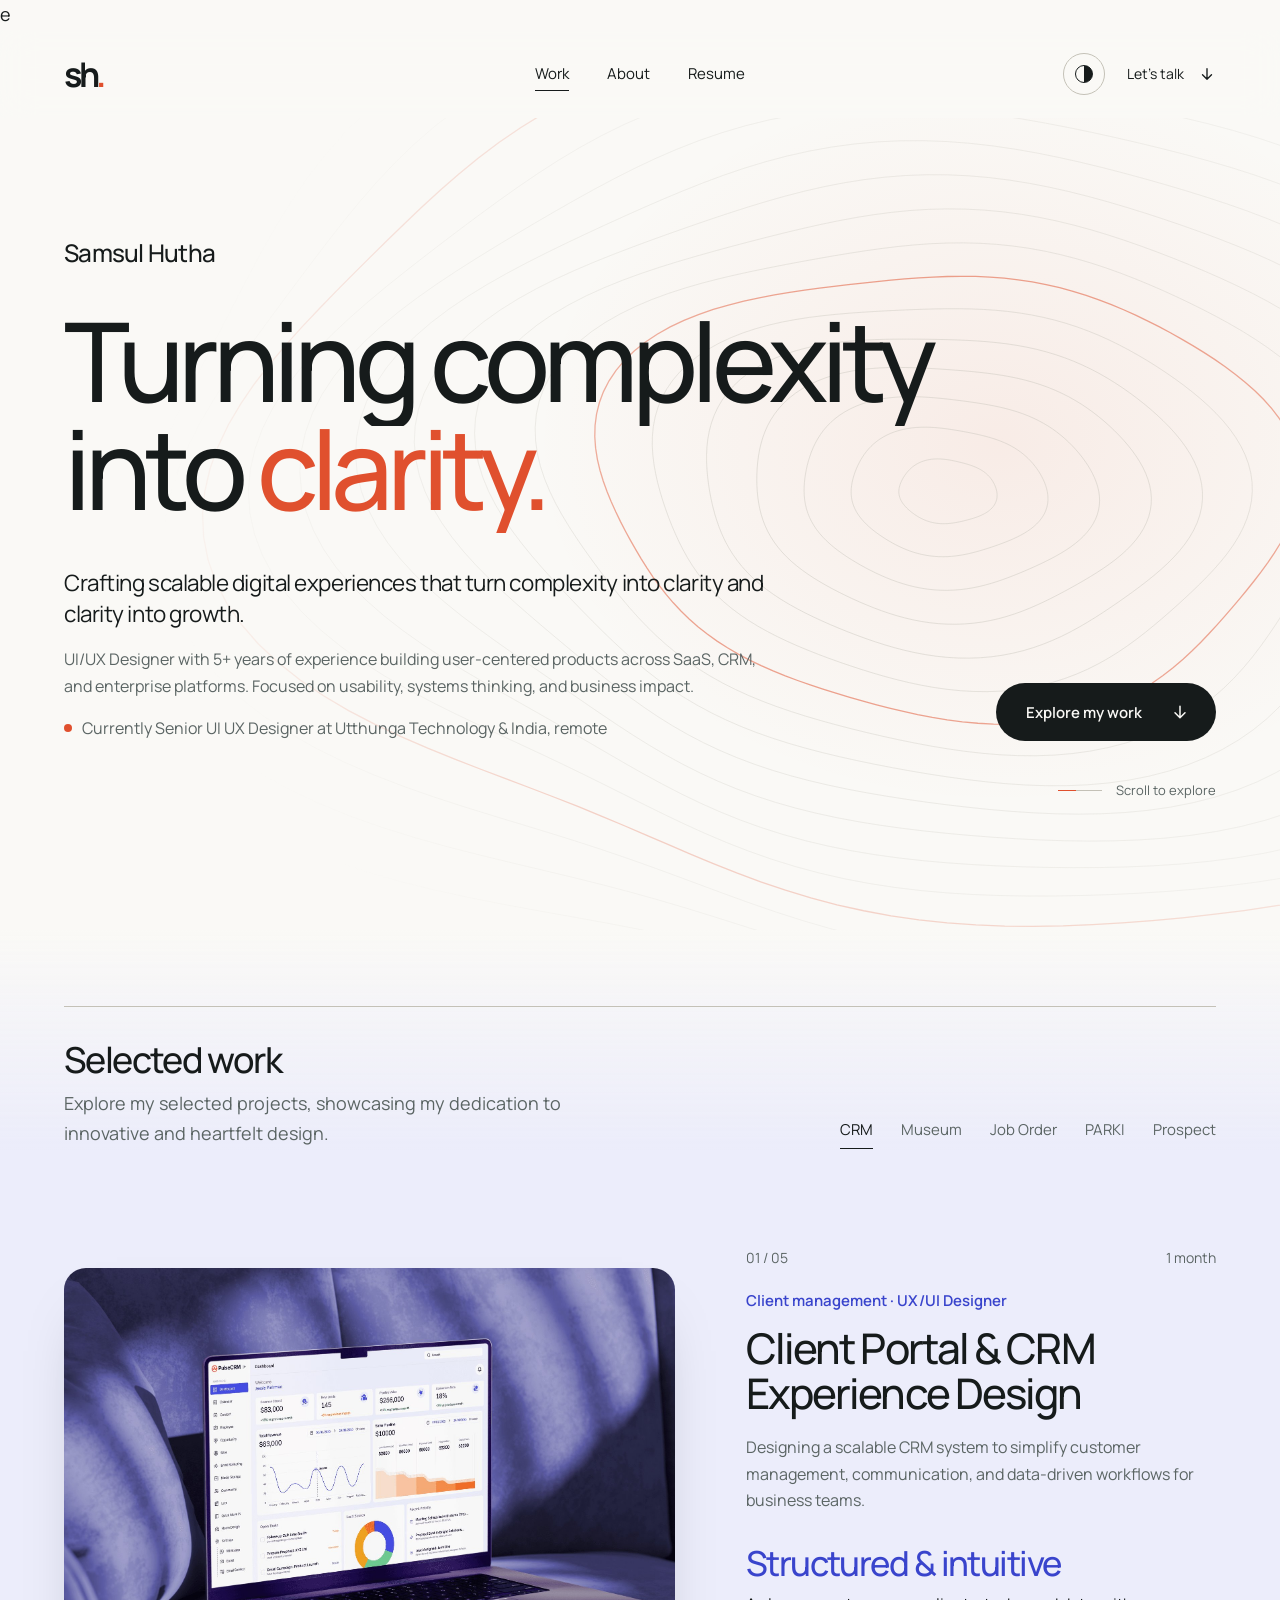
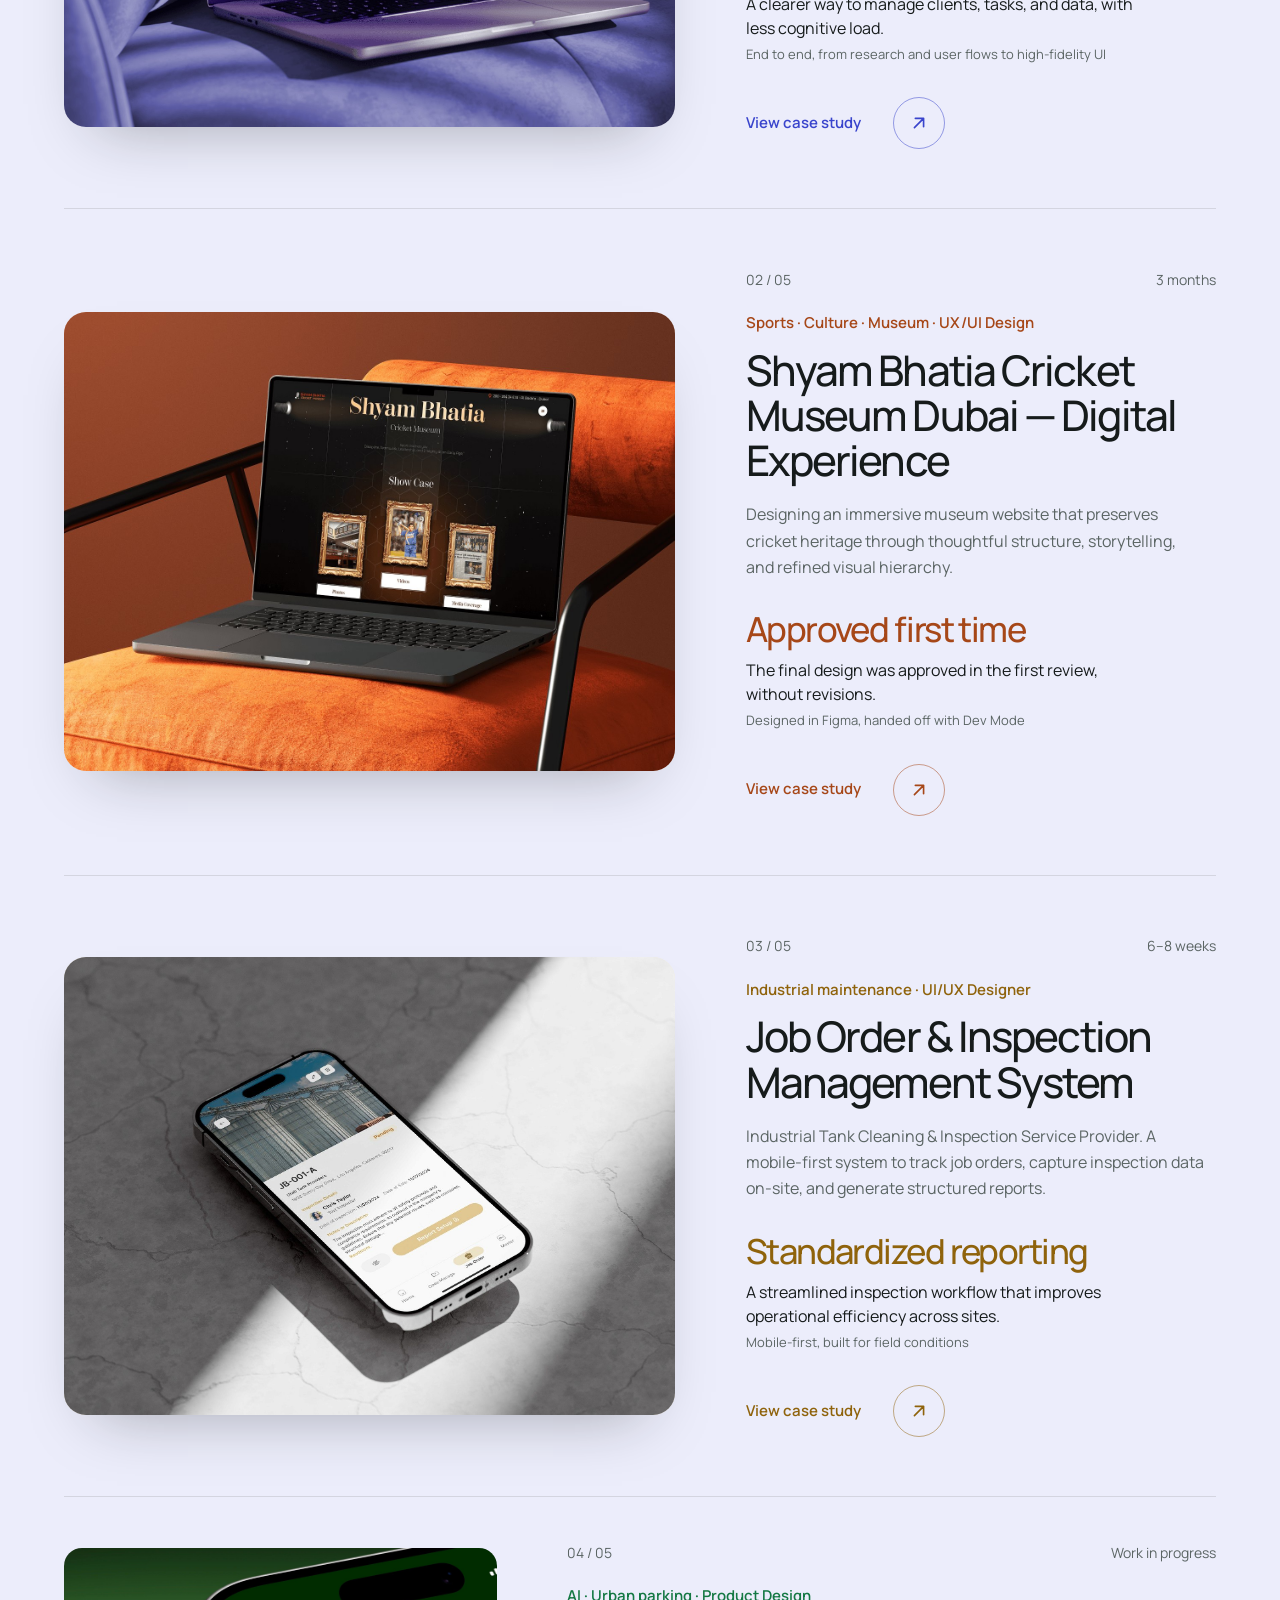
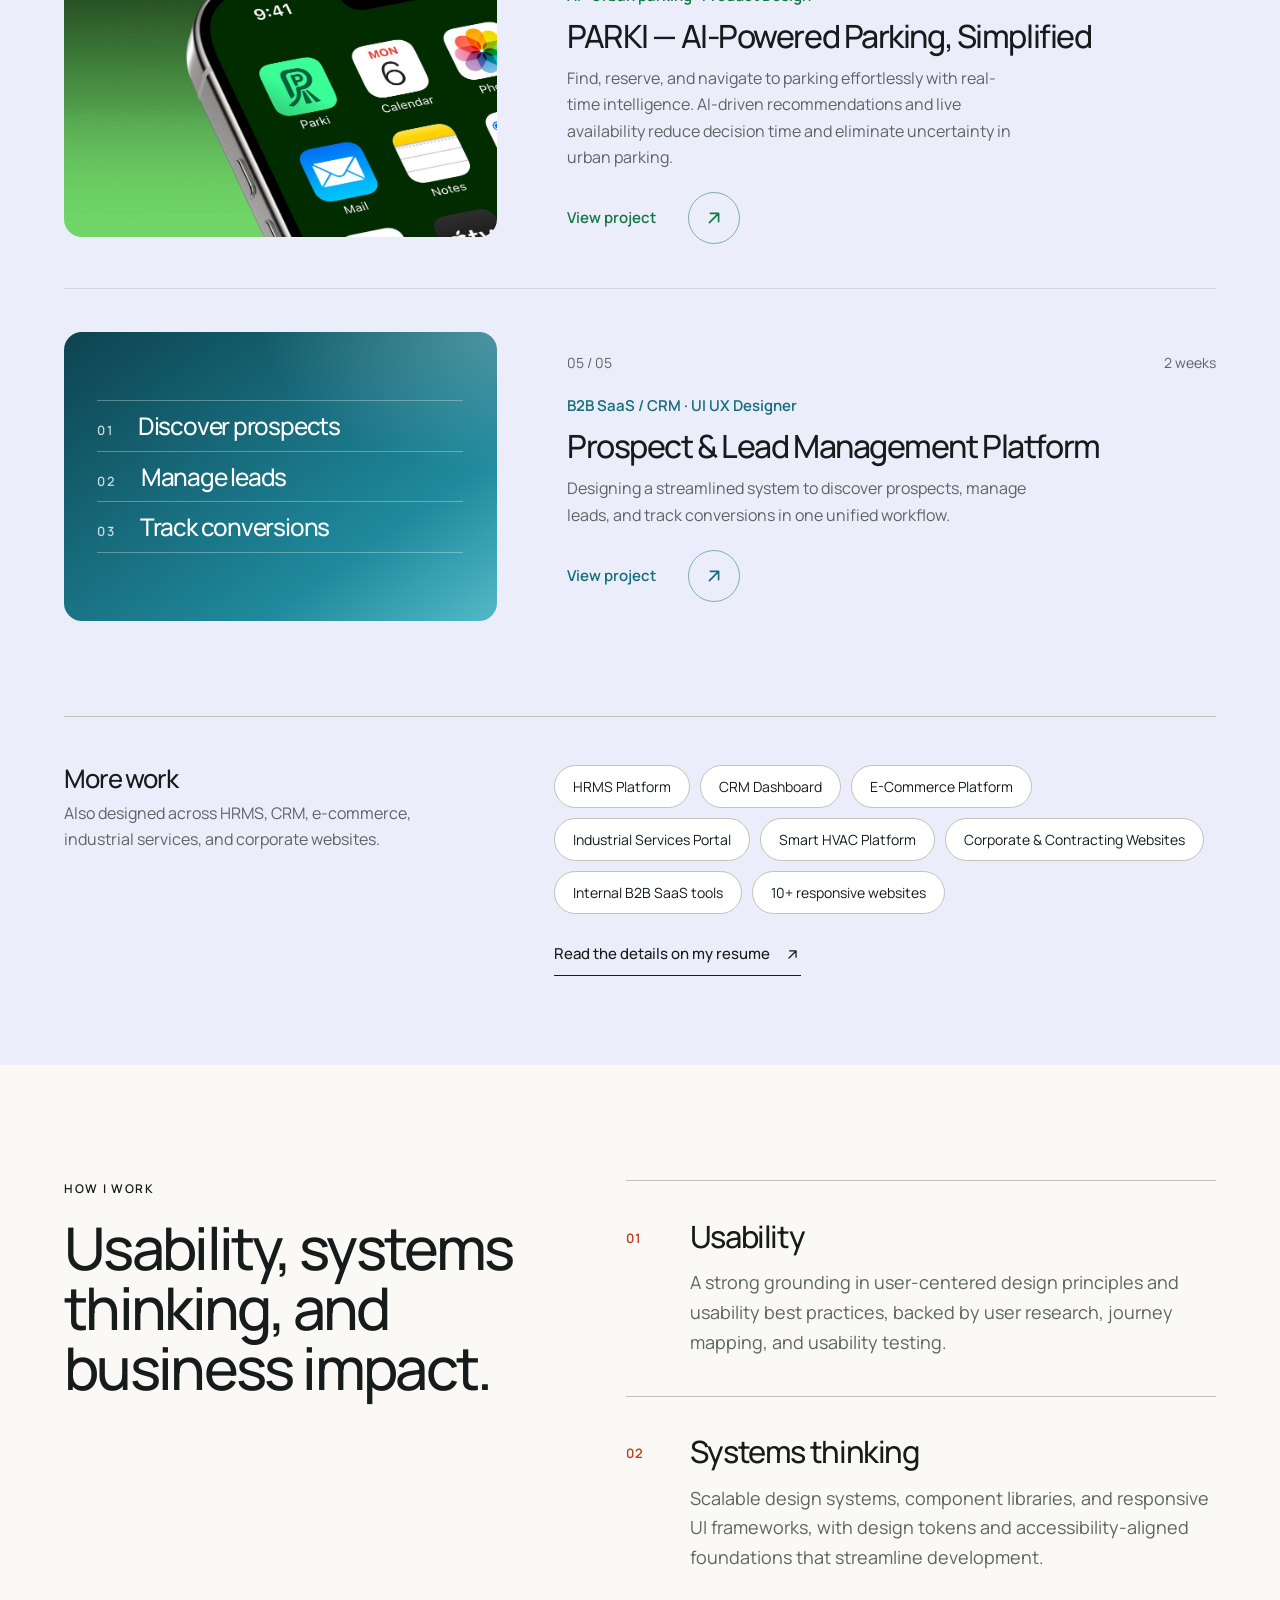
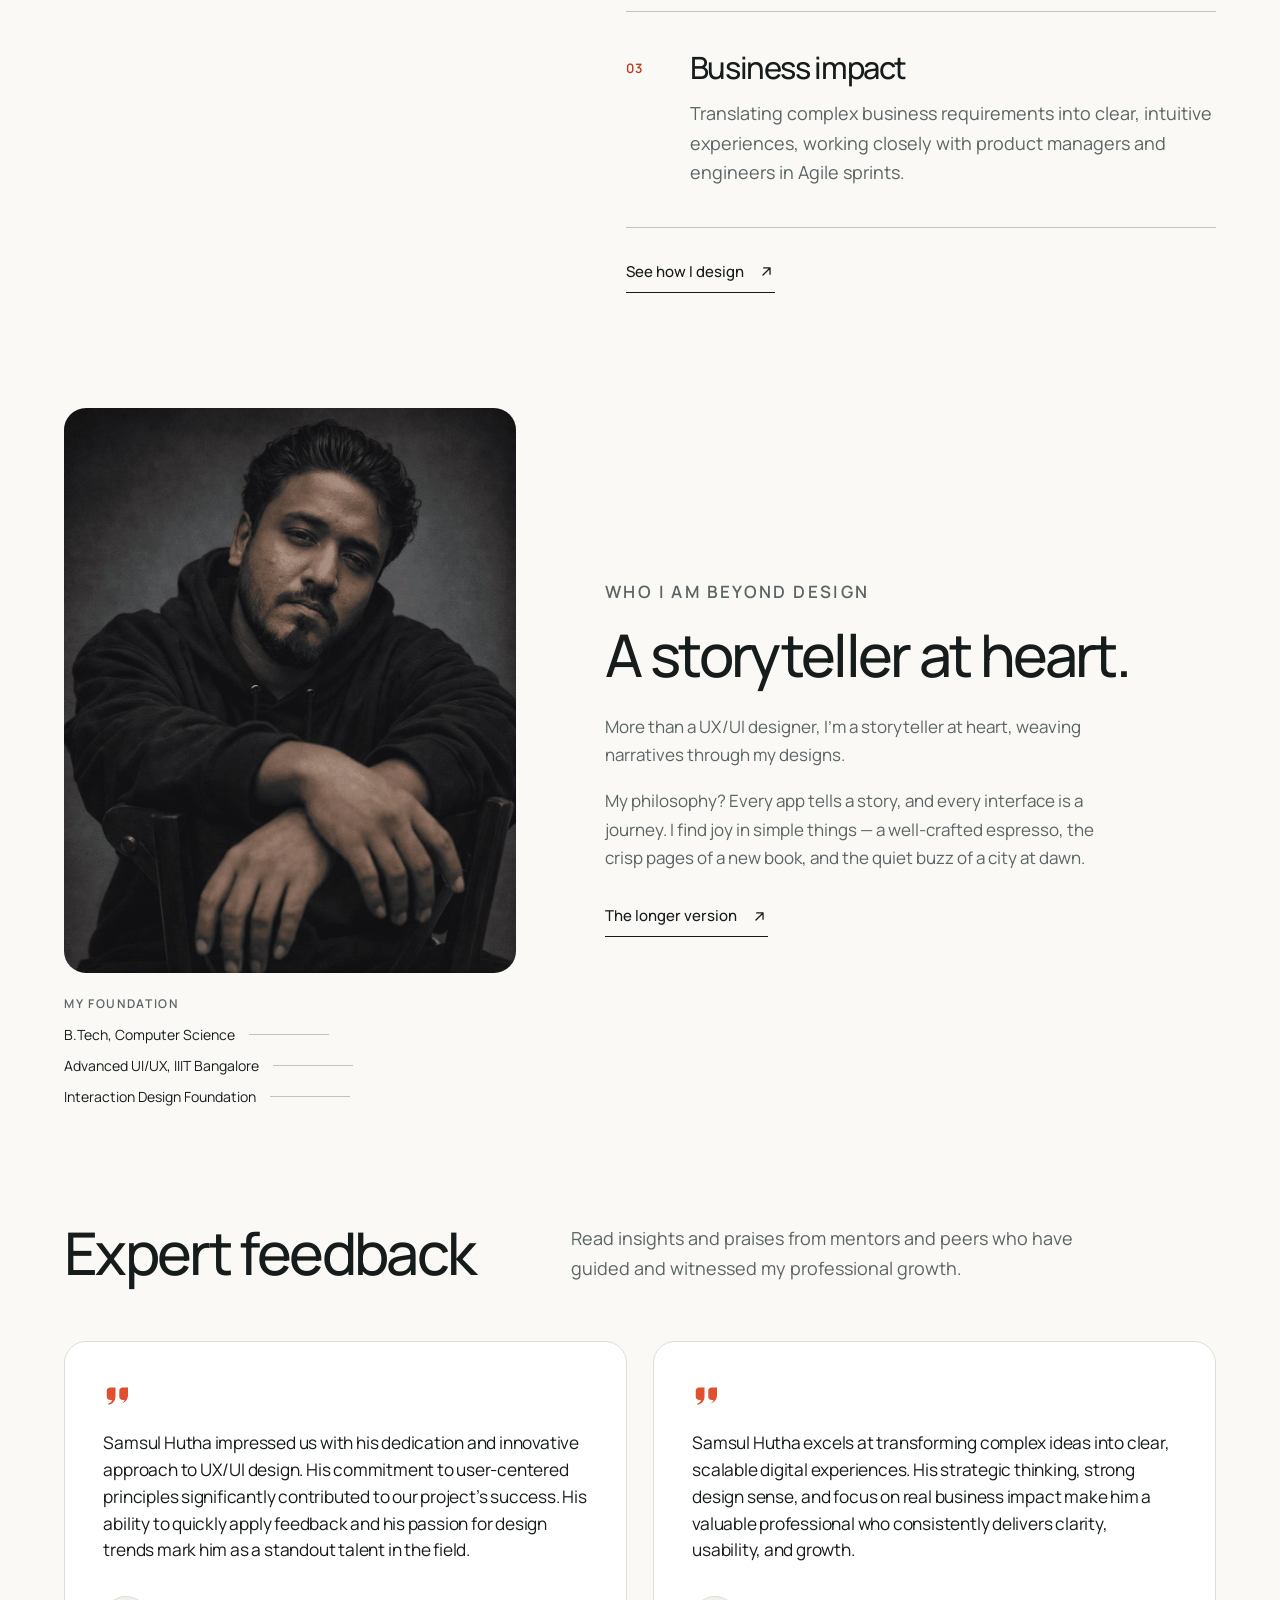
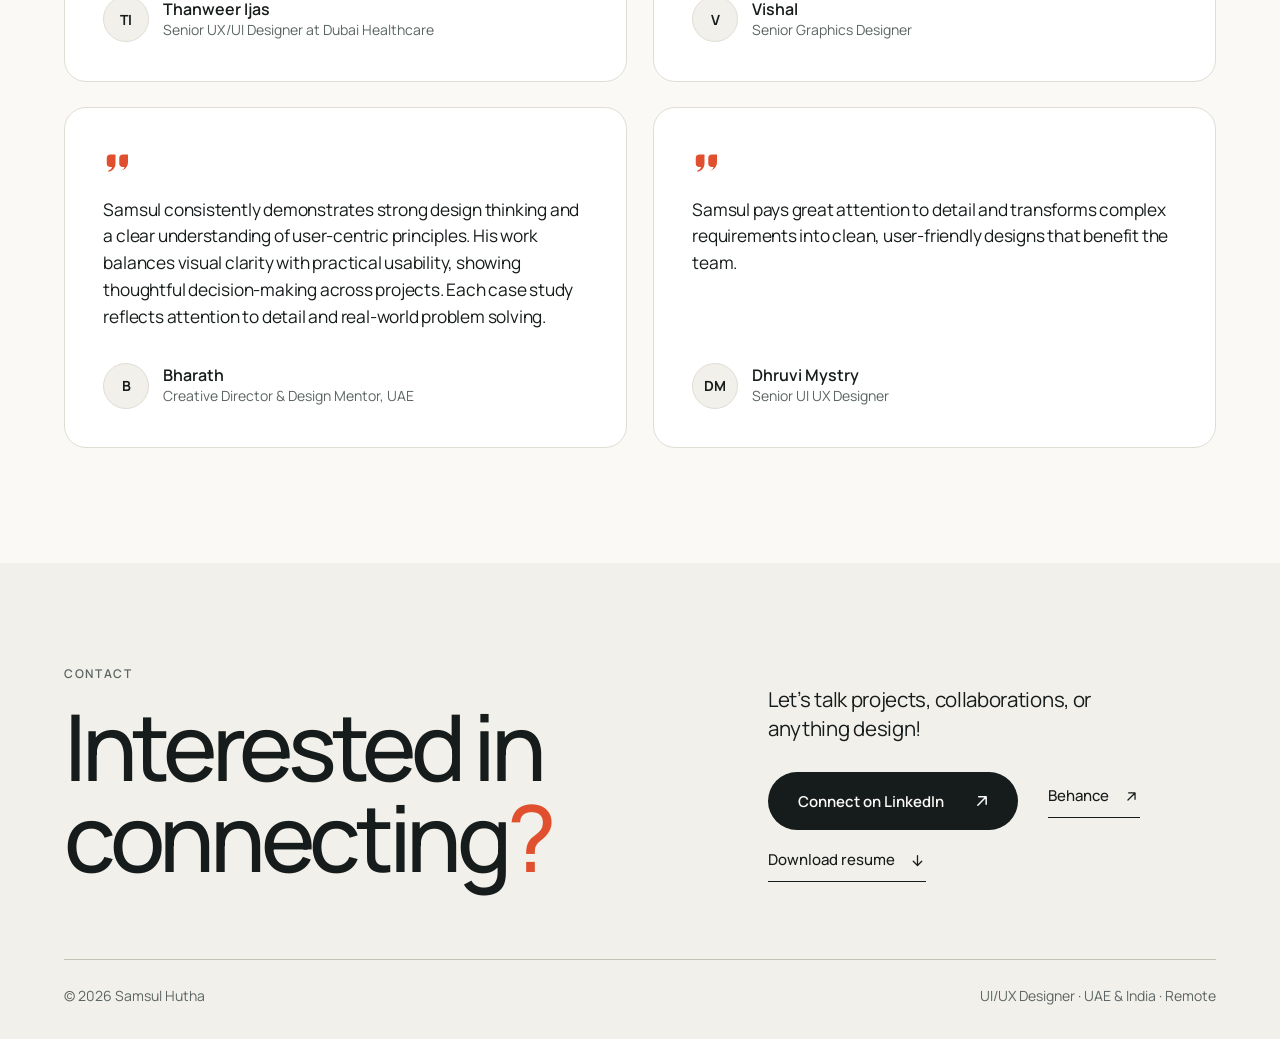
<file: index.html>
e<!doctype html>
<html lang="en" data-theme="light">
<head>
  <meta charset="utf-8">
  <meta name="viewport" content="width=device-width, initial-scale=1">
  <title>Samsul Hutha · UI/UX Designer</title>
  <meta name="description" content="Samsul Hutha is a UI/UX designer with 5+ years of experience building user-centered products across SaaS, CRM, and enterprise platforms.">
  <meta name="theme-color" content="#faf9f6">
  <link rel="icon" href="assets/favicon.svg" type="image/svg+xml">
  <script>try{document.documentElement.dataset.theme=localStorage.getItem('sh-theme')||'light'}catch(e){}document.documentElement.classList.add('js');window.__jsFallback=setTimeout(function(){document.documentElement.classList.remove('js')},4000);</script>
  <link rel="stylesheet" href="assets/css/base.css">
  <link rel="stylesheet" href="assets/css/home.css">
  <script src="assets/js/main.js" defer></script>
</head>
<body>
  <a class="skip" href="#main">Skip to content</a>

  <header class="site-header">
    <div class="header-inner">
      <a class="brand" href="index.html" aria-label="Samsul Hutha, home">sh<span>.</span></a>
      <nav class="site-nav" aria-label="Main">
        <a href="#work" aria-current="page">Work</a>
        <a href="about.html">About</a>
        <a href="resume.html">Resume</a>
      </nav>
      <div class="header-actions">
        <button class="theme-toggle" type="button" aria-label="Switch to dark mode" aria-pressed="false"></button>
        <a class="say-hello" href="#contact">Let’s talk <i class="i i-down" aria-hidden="true"></i></a>
        <button class="menu-toggle" type="button" aria-label="Open menu" aria-expanded="false" aria-controls="mobile-menu"></button>
      </div>
    </div>
  </header>

  <div class="mobile-menu" id="mobile-menu" inert>
    <nav aria-label="Mobile">
      <a href="#work" aria-current="page">Work</a>
      <a href="about.html">About</a>
      <a href="resume.html">Resume</a>
    </nav>
    <div class="mobile-menu-foot">
      <a href="https://linkedin.com/in/samsul-hutha" target="_blank" rel="noopener">LinkedIn <i class="i i-ur" aria-hidden="true"></i></a>
      <a href="https://www.behance.net/samsulhutha2" target="_blank" rel="noopener">Behance <i class="i i-ur" aria-hidden="true"></i></a>
    </div>
  </div>

  <main id="main">

    <!-- ===== Hero ===== -->
    <section class="hero" aria-label="Introduction">
      <canvas class="hero-contours" aria-hidden="true"></canvas>
      <div class="container">
        <p class="hero-name">Samsul Hutha</p>
        <h1 class="hero-title">
          <span class="line"><span>Turning complexity</span></span>
          <span class="line"><span>into <em>clarity.</em></span></span>
        </h1>
        <div class="hero-foot">
          <div class="hero-copy">
            <p class="hero-lead">Crafting scalable digital experiences that turn complexity into clarity and clarity into growth.</p>
            <p>UI/UX Designer with 5+ years of experience building user-centered products across SaaS, CRM, and enterprise platforms. Focused on usability, systems thinking, and business impact.</p>
            <p class="hero-now">Currently Senior UI UX Designer at Utthunga Technology &amp; India, remote</p>
          </div>
          <a class="btn" href="#work">Explore my work <i class="i i-down" aria-hidden="true"></i></a>
        </div>
        <a class="scroll-note" href="#work"><span class="scroll-track" aria-hidden="true"><i></i></span>Scroll to explore</a>
      </div>
    </section>

    <!-- ===== Selected work ===== -->
    <section class="work" id="work" data-work data-active="crm" aria-labelledby="work-title">
      <div class="container">
        <div class="work-head" data-reveal>
          <div>
            <h2 id="work-title">Selected work</h2>
            <p>Explore my selected projects, showcasing my dedication to innovative and heartfelt design.</p>
          </div>
          <nav class="work-jump" aria-label="Jump to a project">
            <a href="#project-crm">CRM</a>
            <a href="#project-museum">Museum</a>
            <a href="#project-job-order">Job Order</a>
            <a href="#project-parki">PARKI</a>
            <a href="#project-prospect">Prospect</a>
          </nav>
        </div>

        <div class="projects">

          <article class="project" id="project-crm" data-project="crm">
            <a class="project-visual" href="work/client-portal-crm.html" tabindex="-1" aria-hidden="true" data-reveal>
              <img src="assets/img/crm/cover.jpg" width="2048" height="1365" alt="PulseCRM dashboard shown on a laptop" loading="lazy" decoding="async">
              <span class="project-open">View case study <i class="i i-ur"></i></span>
            </a>
            <div class="project-info" data-reveal style="--d:.12s">
              <div class="project-meta"><span>01 / 05</span><span>1 month</span></div>
              <p class="project-kicker">Client management · UX/UI Designer</p>
              <h2>Client Portal &amp; CRM Experience Design</h2>
              <p class="project-tease">Designing a scalable CRM system to simplify customer management, communication, and data-driven workflows for business teams.</p>
              <div class="project-result">
                <strong>Structured &amp; intuitive</strong>
                <span>A clearer way to manage clients, tasks, and data, with less cognitive load.</span>
                <small>End to end, from research and user flows to high-fidelity UI</small>
              </div>
              <a class="project-cta" href="work/client-portal-crm.html">View case study<span class="visually-hidden">: Client Portal &amp; CRM Experience Design</span> <span class="round"><i class="i i-ur" aria-hidden="true"></i></span></a>
            </div>
          </article>

          <article class="project" id="project-museum" data-project="museum">
            <a class="project-visual" href="work/shyam-bhatia-cricket-museum.html" tabindex="-1" aria-hidden="true" data-reveal>
              <img src="assets/img/museum/cover.jpg" width="1440" height="1080" alt="Shyam Bhatia Cricket Museum website on a laptop" loading="lazy" decoding="async">
              <span class="project-open">View case study <i class="i i-ur"></i></span>
            </a>
            <div class="project-info" data-reveal style="--d:.12s">
              <div class="project-meta"><span>02 / 05</span><span>3 months</span></div>
              <p class="project-kicker">Sports · Culture · Museum · UX/UI Design</p>
              <h2>Shyam Bhatia Cricket Museum Dubai — Digital Experience</h2>
              <p class="project-tease">Designing an immersive museum website that preserves cricket heritage through thoughtful structure, storytelling, and refined visual hierarchy.</p>
              <div class="project-result">
                <strong>Approved first time</strong>
                <span>The final design was approved in the first review, without revisions.</span>
                <small>Designed in Figma, handed off with Dev Mode</small>
              </div>
              <a class="project-cta" href="work/shyam-bhatia-cricket-museum.html">View case study<span class="visually-hidden">: Shyam Bhatia Cricket Museum Dubai</span> <span class="round"><i class="i i-ur" aria-hidden="true"></i></span></a>
            </div>
          </article>

          <article class="project" id="project-job-order" data-project="job-order">
            <a class="project-visual" href="work/job-order-inspection-system.html" tabindex="-1" aria-hidden="true" data-reveal>
              <img src="assets/img/job-order/cover.jpg" width="2048" height="1365" alt="Job order details screen of the inspection app on a phone" loading="lazy" decoding="async">
              <span class="project-open">View case study <i class="i i-ur"></i></span>
            </a>
            <div class="project-info" data-reveal style="--d:.12s">
              <div class="project-meta"><span>03 / 05</span><span>6–8 weeks</span></div>
              <p class="project-kicker">Industrial maintenance · UI/UX Designer</p>
              <h2>Job Order &amp; Inspection Management System</h2>
              <p class="project-tease">Industrial Tank Cleaning &amp; Inspection Service Provider. A mobile-first system to track job orders, capture inspection data on-site, and generate structured reports.</p>
              <div class="project-result">
                <strong>Standardized reporting</strong>
                <span>A streamlined inspection workflow that improves operational efficiency across sites.</span>
                <small>Mobile-first, built for field conditions</small>
              </div>
              <a class="project-cta" href="work/job-order-inspection-system.html">View case study<span class="visually-hidden">: Job Order &amp; Inspection Management System</span> <span class="round"><i class="i i-ur" aria-hidden="true"></i></span></a>
            </div>
          </article>

          <article class="project project--compact" id="project-parki" data-project="parki">
            <a class="project-visual" href="work/parki.html" tabindex="-1" aria-hidden="true" data-reveal>
              <img src="assets/img/parki/cover.jpg" width="2048" height="1366" alt="The Parki app icon on a phone home screen" loading="lazy" decoding="async">
              <span class="project-open">View project <i class="i i-ur"></i></span>
            </a>
            <div class="project-info" data-reveal style="--d:.12s">
              <div class="project-meta"><span>04 / 05</span><span>Work in progress</span></div>
              <p class="project-kicker">AI · Urban parking · Product Design</p>
              <h2>PARKI — AI-Powered Parking, Simplified</h2>
              <p class="project-tease">Find, reserve, and navigate to parking effortlessly with real-time intelligence. AI-driven recommendations and live availability reduce decision time and eliminate uncertainty in urban parking.</p>
              <a class="project-cta" href="work/parki.html">View project<span class="visually-hidden">: PARKI</span> <span class="round"><i class="i i-ur" aria-hidden="true"></i></span></a>
            </div>
          </article>

          <article class="project project--compact" id="project-prospect" data-project="prospect">
            <a class="project-visual" href="work/prospect-lead-management.html" tabindex="-1" aria-hidden="true" data-reveal>
              <div class="cover-type">
                <span><b>01</b>Discover prospects</span>
                <span><b>02</b>Manage leads</span>
                <span><b>03</b>Track conversions</span>
              </div>
              <span class="project-open">View project <i class="i i-ur"></i></span>
            </a>
            <div class="project-info" data-reveal style="--d:.12s">
              <div class="project-meta"><span>05 / 05</span><span>2 weeks</span></div>
              <p class="project-kicker">B2B SaaS / CRM · UI UX Designer</p>
              <h2>Prospect &amp; Lead Management Platform</h2>
              <p class="project-tease">Designing a streamlined system to discover prospects, manage leads, and track conversions in one unified workflow.</p>
              <a class="project-cta" href="work/prospect-lead-management.html">View project<span class="visually-hidden">: Prospect &amp; Lead Management Platform</span> <span class="round"><i class="i i-ur" aria-hidden="true"></i></span></a>
            </div>
          </article>

        </div>

        <div class="more-work" data-reveal>
          <div>
            <h3>More work</h3>
            <p>Also designed across HRMS, CRM, e-commerce, industrial services, and corporate websites.</p>
          </div>
          <ul class="chips" aria-label="More projects">
            <li class="chip">HRMS Platform</li>
            <li class="chip">CRM Dashboard</li>
            <li class="chip">E-Commerce Platform</li>
            <li class="chip">Industrial Services Portal</li>
            <li class="chip">Smart HVAC Platform</li>
            <li class="chip">Corporate &amp; Contracting Websites</li>
            <li class="chip">Internal B2B SaaS tools</li>
            <li class="chip">10+ responsive websites</li>
          </ul>
          <a class="link" href="resume.html#projects">Read the details on my resume <i class="i i-ur" aria-hidden="true"></i></a>
        </div>
      </div>
    </section>

    <!-- ===== Focus ===== -->
    <section class="focus" aria-labelledby="focus-title">
      <div class="container focus-grid">
        <div class="focus-head" data-reveal>
          <p class="eyebrow">How I work</p>
          <h2 id="focus-title">Usability, systems thinking, and business impact.</h2>
        </div>
        <div class="focus-list">
          <article class="focus-item" data-reveal>
            <span class="num">01</span>
            <h3>Usability</h3>
            <p>A strong grounding in user-centered design principles and usability best practices, backed by user research, journey mapping, and usability testing.</p>
          </article>
          <article class="focus-item" data-reveal>
            <span class="num">02</span>
            <h3>Systems thinking</h3>
            <p>Scalable design systems, component libraries, and responsive UI frameworks, with design tokens and accessibility-aligned foundations that streamline development.</p>
          </article>
          <article class="focus-item" data-reveal>
            <span class="num">03</span>
            <h3>Business impact</h3>
            <p>Translating complex business requirements into clear, intuitive experiences, working closely with product managers and engineers in Agile sprints.</p>
          </article>
          <a class="link" href="about.html#how-i-design" data-reveal style="margin-top:32px">See how I design <i class="i i-ur" aria-hidden="true"></i></a>
        </div>
      </div>
    </section>

    <!-- ===== About teaser ===== -->
    <section class="teaser container" aria-labelledby="teaser-title">
      <div class="teaser-photo" data-reveal>
        <div class="frame"><img src="assets/img/portrait.jpg" width="1024" height="1536" alt="Portrait of Samsul Hutha" loading="lazy" decoding="async"></div>
        <div class="route">
          <p class="eyebrow">My foundation</p>
          <ul>
            <li>B.Tech, Computer Science</li>
            <li>Advanced UI/UX, IIIT Bangalore</li>
            <li>Interaction Design Foundation</li>
          </ul>
        </div>
      </div>
      <div class="teaser-copy" data-reveal style="--d:.1s">
        <p class="eyebrow">Who I am beyond design</p>
        <h2 id="teaser-title">A storyteller at heart.</h2>
        <p>More than a UX/UI designer, I’m a storyteller at heart, weaving narratives through my designs.</p>
        <p>My philosophy? Every app tells a story, and every interface is a journey. I find joy in simple things — a well-crafted espresso, the crisp pages of a new book, and the quiet buzz of a city at dawn.</p>
        <a class="link" href="about.html">The longer version <i class="i i-ur" aria-hidden="true"></i></a>
      </div>
    </section>

    <!-- ===== Expert feedback ===== -->
    <section class="feedback container" aria-labelledby="feedback-title">
      <div class="feedback-head" data-reveal>
        <h2 id="feedback-title">Expert feedback</h2>
        <p>Read insights and praises from mentors and peers who have guided and witnessed my professional growth.</p>
      </div>
      <div class="feedback-grid">
        <figure class="quote" data-reveal>
          <div>
            <i class="i i-quote" aria-hidden="true"></i>
            <blockquote>Samsul Hutha impressed us with his dedication and innovative approach to UX/UI design. His commitment to user-centered principles significantly contributed to our project’s success. His ability to quickly apply feedback and his passion for design trends mark him as a standout talent in the field.</blockquote>
          </div>
          <figcaption>
            <span class="avatar" aria-hidden="true">TI</span>
            <span><cite>Thanweer Ijas</cite><span>Senior UX/UI Designer at Dubai Healthcare</span></span>
          </figcaption>
        </figure>
        <figure class="quote" data-reveal style="--d:.1s">
          <div>
            <i class="i i-quote" aria-hidden="true"></i>
            <blockquote>Samsul Hutha excels at transforming complex ideas into clear, scalable digital experiences. His strategic thinking, strong design sense, and focus on real business impact make him a valuable professional who consistently delivers clarity, usability, and growth.</blockquote>
          </div>
          <figcaption>
            <span class="avatar" aria-hidden="true">V</span>
            <span><cite>Vishal</cite><span>Senior Graphics Designer</span></span>
          </figcaption>
        </figure>
        <figure class="quote" data-reveal>
          <div>
            <i class="i i-quote" aria-hidden="true"></i>
            <blockquote>Samsul consistently demonstrates strong design thinking and a clear understanding of user-centric principles. His work balances visual clarity with practical usability, showing thoughtful decision-making across projects. Each case study reflects attention to detail and real-world problem solving.</blockquote>
          </div>
          <figcaption>
            <span class="avatar" aria-hidden="true">B</span>
            <span><cite>Bharath</cite><span>Creative Director &amp; Design Mentor, UAE</span></span>
          </figcaption>
        </figure>
        <figure class="quote" data-reveal style="--d:.1s">
          <div>
            <i class="i i-quote" aria-hidden="true"></i>
            <blockquote>Samsul pays great attention to detail and transforms complex requirements into clean, user-friendly designs that benefit the team.</blockquote>
          </div>
          <figcaption>
            <span class="avatar" aria-hidden="true">DM</span>
            <span><cite>Dhruvi Mystry</cite><span>Senior UI UX Designer</span></span>
          </figcaption>
        </figure>
      </div>
    </section>

  </main>

  <footer class="site-footer" id="contact">
    <div class="container">
      <div class="footer-top">
        <div data-reveal>
          <p class="eyebrow muted">Contact</p>
          <h2 class="footer-title">Interested in connecting<em>?</em></h2>
        </div>
        <div data-reveal style="--d:.1s">
          <p class="footer-lead">Let’s talk projects, collaborations, or anything design!</p>
          <div class="footer-actions">
            <a class="btn" href="https://linkedin.com/in/samsul-hutha" target="_blank" rel="noopener">Connect on LinkedIn <i class="i i-ur" aria-hidden="true"></i></a>
            <a class="link" href="https://www.behance.net/samsulhutha2" target="_blank" rel="noopener">Behance <i class="i i-ur" aria-hidden="true"></i></a>
            <a class="link" href="https://drive.google.com/file/d/1HuCnPabCgV5cMyUTn5ThWEDkm9vr7SHH/view?usp=drive_link" target="_blank" rel="noopener">Download resume <i class="i i-down" aria-hidden="true"></i></a>
          </div>
        </div>
      </div>
      <div class="footer-bar">
        <span>© <span data-year>2026</span> Samsul Hutha</span>
        <span>UI/UX Designer · UAE &amp; India · Remote</span>
      </div>
    </div>
  </footer>

  <button class="to-top" type="button" aria-label="Back to top">
    <svg viewBox="0 0 54 54" aria-hidden="true"><circle cx="27" cy="27" r="25.5" pathLength="100"></circle></svg>
    <i class="i i-up" aria-hidden="true"></i>
  </button>
</body>
</html>
</file>
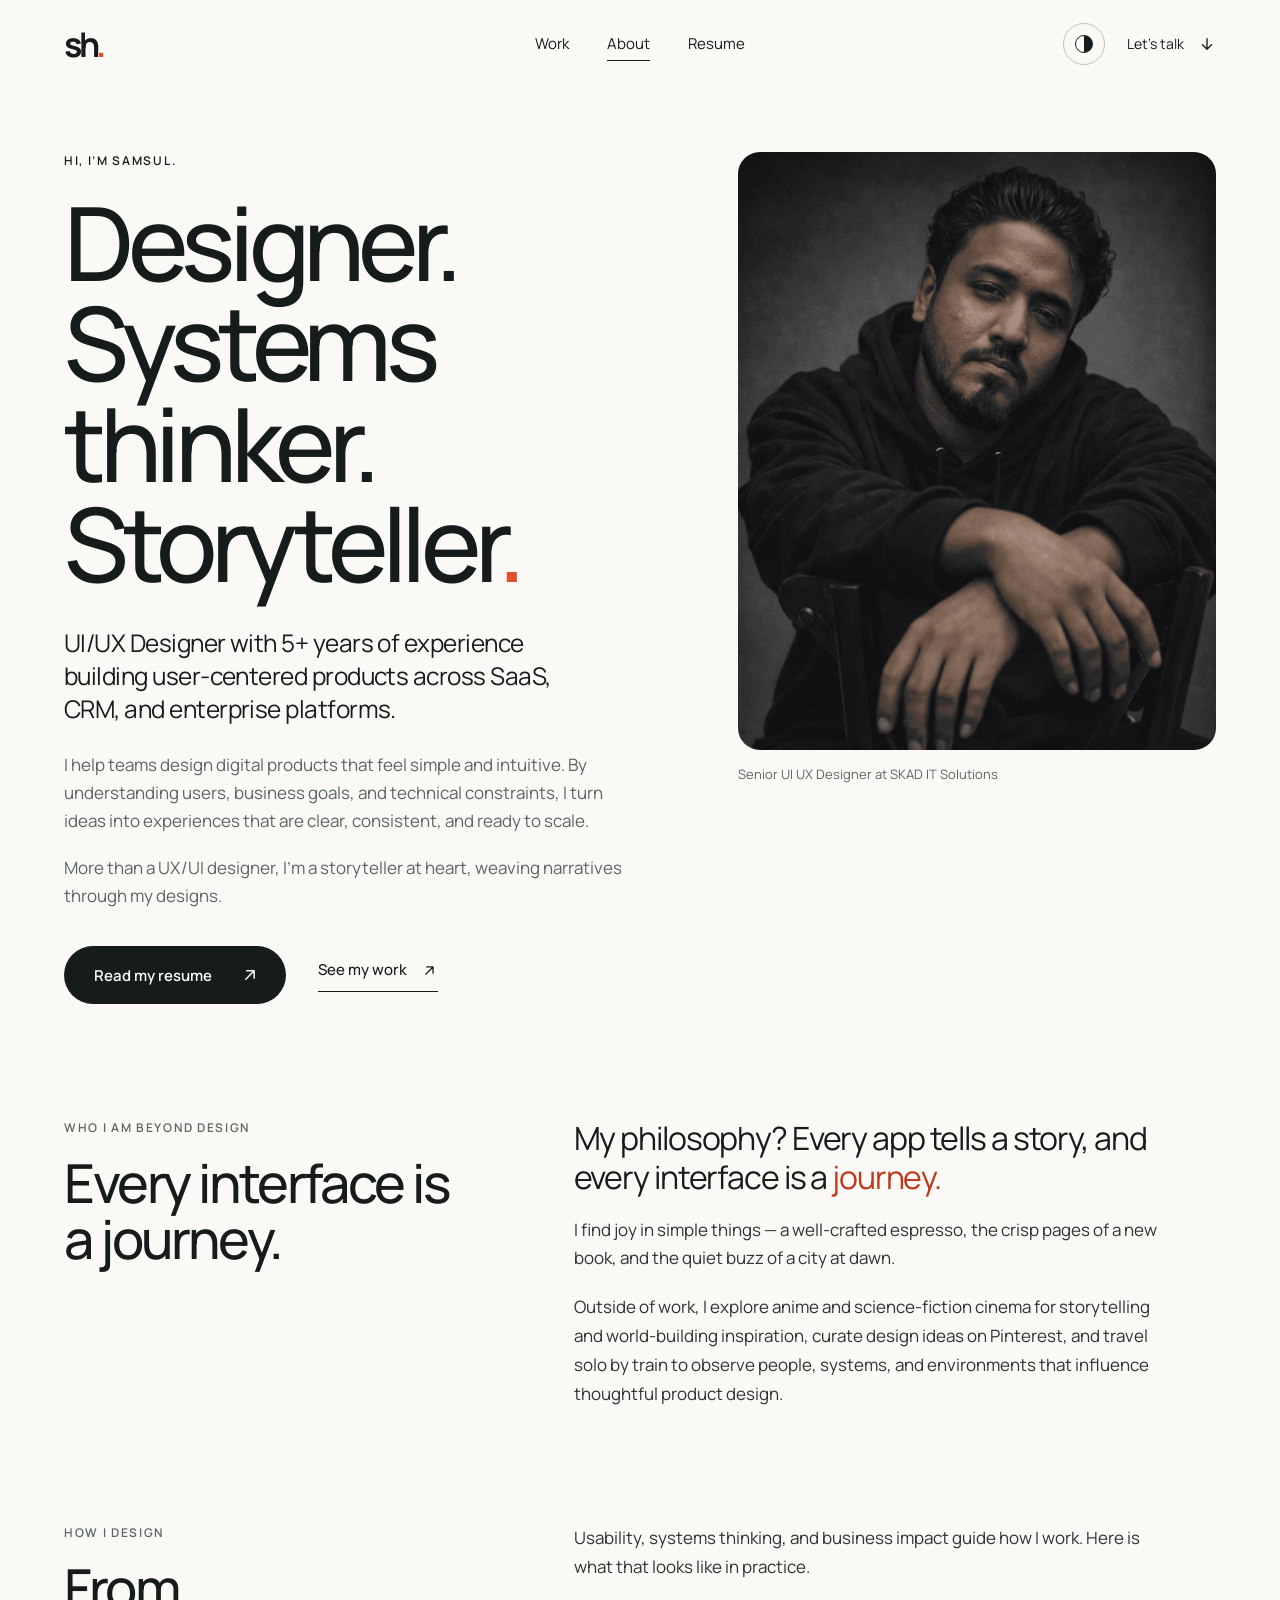
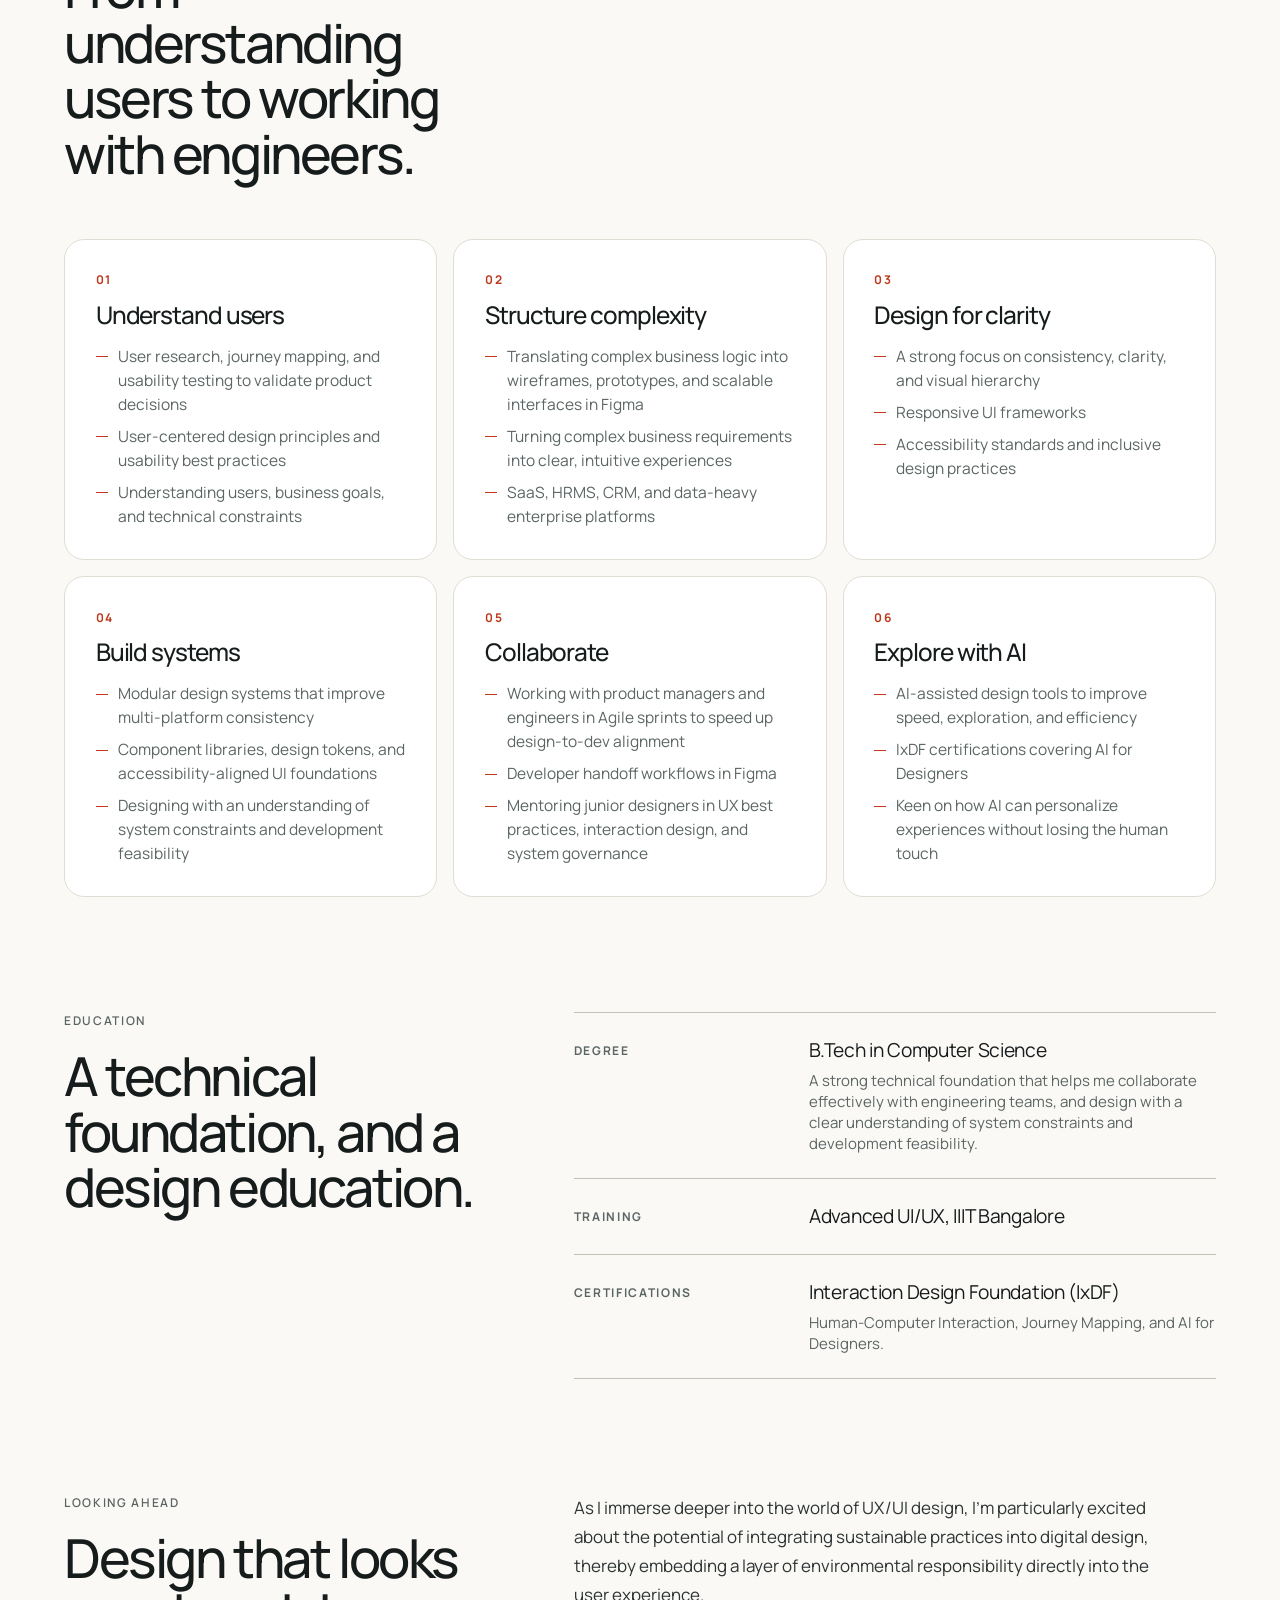
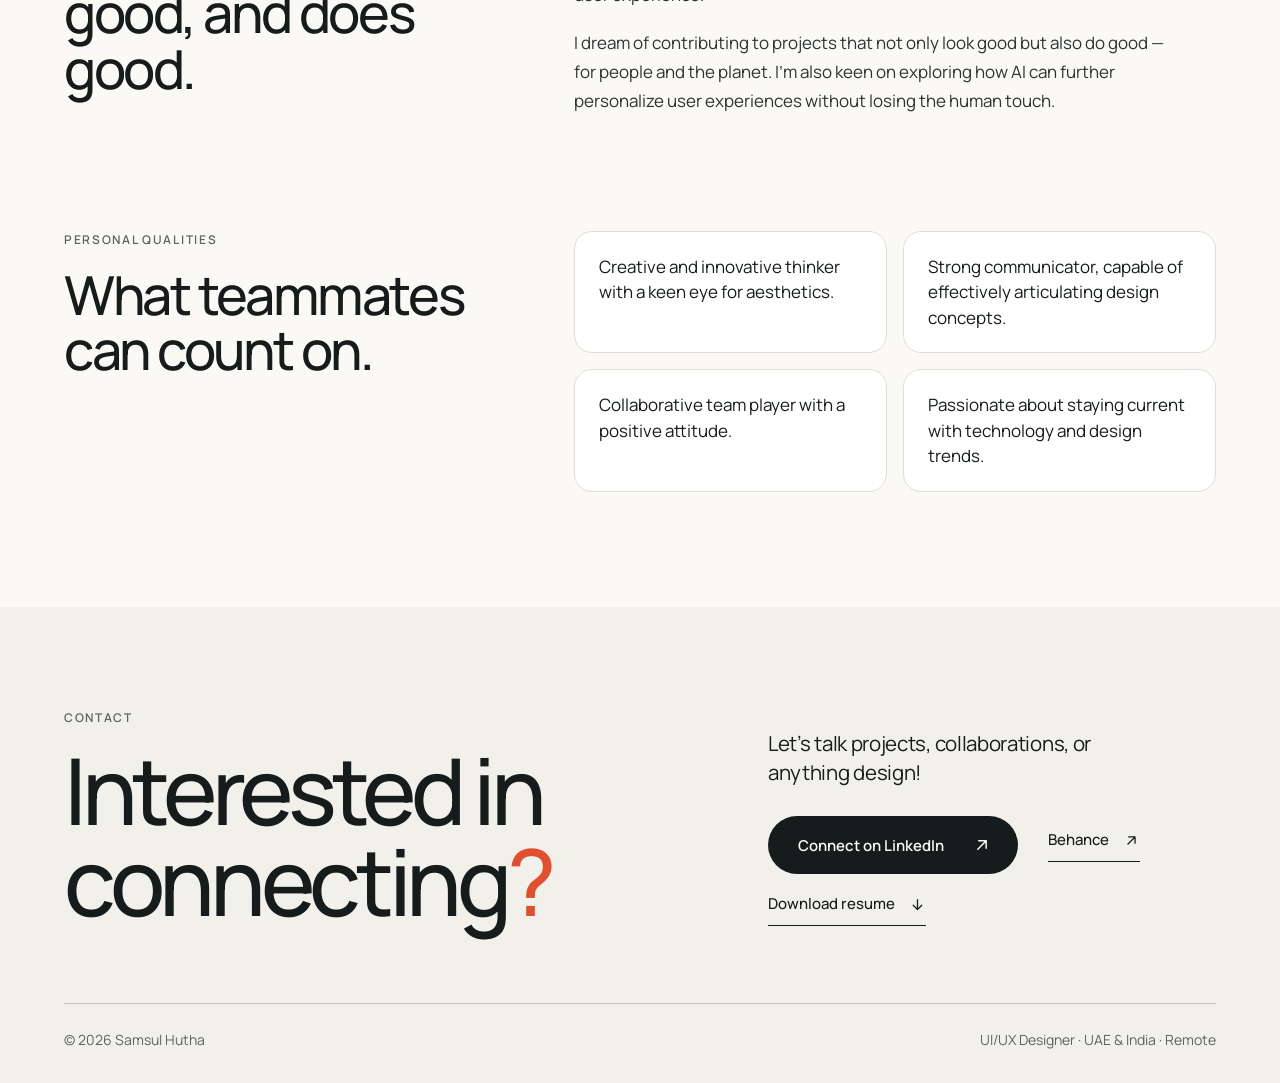
<file: about.html>
<!doctype html>
<html lang="en" data-theme="light">
<head>
  <meta charset="utf-8">
  <meta name="viewport" content="width=device-width, initial-scale=1">
  <title>About · Samsul Hutha</title>
  <meta name="description" content="UI/UX Designer with 5+ years of experience building user-centered products across SaaS, CRM, and enterprise platforms. Learn more about Samsul Hutha, how he designs, and what he's looking ahead to.">
  <meta name="theme-color" content="#faf9f6">
  <link rel="icon" href="assets/favicon.svg" type="image/svg+xml">
  <script>try{document.documentElement.dataset.theme=localStorage.getItem('sh-theme')||'light'}catch(e){}document.documentElement.classList.add('js');window.__jsFallback=setTimeout(function(){document.documentElement.classList.remove('js')},4000);</script>
  <link rel="stylesheet" href="assets/css/base.css">
  <link rel="stylesheet" href="assets/css/about.css">
  <script src="assets/js/main.js" defer></script>
</head>
<body>
  <a class="skip" href="#main">Skip to content</a>

  <header class="site-header">
    <div class="header-inner">
      <a class="brand" href="index.html" aria-label="Samsul Hutha, home">sh<span>.</span></a>
      <nav class="site-nav" aria-label="Main">
        <a href="index.html#work">Work</a>
        <a href="about.html" aria-current="page">About</a>
        <a href="resume.html">Resume</a>
      </nav>
      <div class="header-actions">
        <button class="theme-toggle" type="button" aria-label="Switch to dark mode" aria-pressed="false"></button>
        <a class="say-hello" href="#contact">Let’s talk <i class="i i-down" aria-hidden="true"></i></a>
        <button class="menu-toggle" type="button" aria-label="Open menu" aria-expanded="false" aria-controls="mobile-menu"></button>
      </div>
    </div>
  </header>

  <div class="mobile-menu" id="mobile-menu" inert>
    <nav aria-label="Mobile">
      <a href="index.html#work">Work</a>
      <a href="about.html" aria-current="page">About</a>
      <a href="resume.html">Resume</a>
    </nav>
    <div class="mobile-menu-foot">
      <a href="https://linkedin.com/in/samsul-hutha" target="_blank" rel="noopener">LinkedIn <i class="i i-ur" aria-hidden="true"></i></a>
      <a href="https://www.behance.net/samsulhutha2" target="_blank" rel="noopener">Behance <i class="i i-ur" aria-hidden="true"></i></a>
    </div>
  </div>

  <main id="main">

    <!-- ===== Intro ===== -->
    <section class="about-hero container" aria-labelledby="about-title">
      <div>
        <p class="eyebrow">Hi, I’m Samsul.</p>
        <h1 class="about-title" id="about-title">
          <span>Designer.</span>
          <span>Systems thinker.</span>
          <span>Storyteller<em>.</em></span>
        </h1>
        <p class="about-lead">UI/UX Designer with 5+ years of experience building user-centered products across SaaS, CRM, and enterprise platforms.</p>
        <div class="about-copy">
          <p>I help teams design digital products that feel simple and intuitive. By understanding users, business goals, and technical constraints, I turn ideas into experiences that are clear, consistent, and ready to scale.</p>
          <p>More than a UX/UI designer, I’m a storyteller at heart, weaving narratives through my designs.</p>
        </div>
        <div class="about-actions">
          <a class="btn" href="resume.html">Read my resume <i class="i i-ur" aria-hidden="true"></i></a>
          <a class="link" href="index.html#work">See my work <i class="i i-ur" aria-hidden="true"></i></a>
        </div>
      </div>
      <figure class="portrait" data-reveal>
        <div class="frame"><img src="assets/img/portrait.jpg" width="1024" height="1536" alt="Portrait of Samsul Hutha"></div>
        <figcaption>Senior UI UX Designer at SKAD IT Solutions</figcaption>
      </figure>
    </section>

    <!-- ===== Beyond design ===== -->
    <section class="about-sec container" aria-labelledby="beyond-title">
      <div class="split">
        <div class="split-aside" data-reveal>
          <p class="eyebrow muted">Who I am beyond design</p>
          <h2 id="beyond-title">Every interface is a journey.</h2>
        </div>
        <div class="prose" data-reveal style="--d:.1s">
          <p class="big">My philosophy? Every app tells a story, and every interface is a <em>journey.</em></p>
          <p>I find joy in simple things — a well-crafted espresso, the crisp pages of a new book, and the quiet buzz of a city at dawn.</p>
          <p>Outside of work, I explore anime and science-fiction cinema for storytelling and world-building inspiration, curate design ideas on Pinterest, and travel solo by train to observe people, systems, and environments that influence thoughtful product design.</p>
        </div>
      </div>
    </section>

    <!-- ===== How I design ===== -->
    <section class="about-sec container" id="how-i-design" aria-labelledby="method-title">
      <div class="split" data-reveal>
        <div>
          <p class="eyebrow muted">How I design</p>
          <h2 id="method-title">From understanding users to working with engineers.</h2>
        </div>
        <p class="prose">Usability, systems thinking, and business impact guide how I work. Here is what that looks like in practice.</p>
      </div>
      <div class="method">
        <article data-reveal>
          <span class="num">01</span>
          <h3>Understand users</h3>
          <ul>
            <li>User research, journey mapping, and usability testing to validate product decisions</li>
            <li>User-centered design principles and usability best practices</li>
            <li>Understanding users, business goals, and technical constraints</li>
          </ul>
        </article>
        <article data-reveal style="--d:.08s">
          <span class="num">02</span>
          <h3>Structure complexity</h3>
          <ul>
            <li>Translating complex business logic into wireframes, prototypes, and scalable interfaces in Figma</li>
            <li>Turning complex business requirements into clear, intuitive experiences</li>
            <li>SaaS, HRMS, CRM, and data-heavy enterprise platforms</li>
          </ul>
        </article>
        <article data-reveal style="--d:.16s">
          <span class="num">03</span>
          <h3>Design for clarity</h3>
          <ul>
            <li>A strong focus on consistency, clarity, and visual hierarchy</li>
            <li>Responsive UI frameworks</li>
            <li>Accessibility standards and inclusive design practices</li>
          </ul>
        </article>
        <article data-reveal>
          <span class="num">04</span>
          <h3>Build systems</h3>
          <ul>
            <li>Modular design systems that improve multi-platform consistency</li>
            <li>Component libraries, design tokens, and accessibility-aligned UI foundations</li>
            <li>Designing with an understanding of system constraints and development feasibility</li>
          </ul>
        </article>
        <article data-reveal style="--d:.08s">
          <span class="num">05</span>
          <h3>Collaborate</h3>
          <ul>
            <li>Working with product managers and engineers in Agile sprints to speed up design-to-dev alignment</li>
            <li>Developer handoff workflows in Figma</li>
            <li>Mentoring junior designers in UX best practices, interaction design, and system governance</li>
          </ul>
        </article>
        <article data-reveal style="--d:.16s">
          <span class="num">06</span>
          <h3>Explore with AI</h3>
          <ul>
            <li>AI-assisted design tools to improve speed, exploration, and efficiency</li>
            <li>IxDF certifications covering AI for Designers</li>
            <li>Keen on how AI can personalize experiences without losing the human touch</li>
          </ul>
        </article>
      </div>
    </section>

    <!-- ===== Education ===== -->
    <section class="about-sec container" aria-labelledby="edu-title">
      <div class="split">
        <div class="split-aside" data-reveal>
          <p class="eyebrow muted">Education</p>
          <h2 id="edu-title">A technical foundation, and a design education.</h2>
        </div>
        <div data-reveal style="--d:.1s">
          <dl class="facts">
            <div class="fact">
              <dt>Degree</dt>
              <dd>B.Tech in Computer Science<small>A strong technical foundation that helps me collaborate effectively with engineering teams, and design with a clear understanding of system constraints and development feasibility.</small></dd>
            </div>
            <div class="fact">
              <dt>Training</dt>
              <dd>Advanced UI/UX, IIIT Bangalore</dd>
            </div>
            <div class="fact">
              <dt>Certifications</dt>
              <dd>Interaction Design Foundation (IxDF)<small>Human-Computer Interaction, Journey Mapping, and AI for Designers.</small></dd>
            </div>
          </dl>
        </div>
      </div>
    </section>

    <!-- ===== Looking ahead ===== -->
    <section class="about-sec container" aria-labelledby="ahead-title">
      <div class="split">
        <div class="split-aside" data-reveal>
          <p class="eyebrow muted">Looking ahead</p>
          <h2 id="ahead-title">Design that looks good, and does good.</h2>
        </div>
        <div class="prose" data-reveal style="--d:.1s">
          <p>As I immerse deeper into the world of UX/UI design, I’m particularly excited about the potential of integrating sustainable practices into digital design, thereby embedding a layer of environmental responsibility directly into the user experience.</p>
          <p>I dream of contributing to projects that not only look good but also do good — for people and the planet. I’m also keen on exploring how AI can further personalize user experiences without losing the human touch.</p>
        </div>
      </div>
    </section>

    <!-- ===== Personal qualities ===== -->
    <section class="about-sec container" aria-labelledby="qual-title">
      <div class="split">
        <div class="split-aside" data-reveal>
          <p class="eyebrow muted">Personal qualities</p>
          <h2 id="qual-title">What teammates can count on.</h2>
        </div>
        <ul class="qualities" style="margin-top:0" data-reveal>
          <li>Creative and innovative thinker with a keen eye for aesthetics.</li>
          <li>Strong communicator, capable of effectively articulating design concepts.</li>
          <li>Collaborative team player with a positive attitude.</li>
          <li>Passionate about staying current with technology and design trends.</li>
        </ul>
      </div>
    </section>

  </main>

  <footer class="site-footer" id="contact">
    <div class="container">
      <div class="footer-top">
        <div data-reveal>
          <p class="eyebrow muted">Contact</p>
          <h2 class="footer-title">Interested in connecting<em>?</em></h2>
        </div>
        <div data-reveal style="--d:.1s">
          <p class="footer-lead">Let’s talk projects, collaborations, or anything design!</p>
          <div class="footer-actions">
            <a class="btn" href="https://linkedin.com/in/samsul-hutha" target="_blank" rel="noopener">Connect on LinkedIn <i class="i i-ur" aria-hidden="true"></i></a>
            <a class="link" href="https://www.behance.net/samsulhutha2" target="_blank" rel="noopener">Behance <i class="i i-ur" aria-hidden="true"></i></a>
            <a class="link" href="https://drive.google.com/file/d/1HuCnPabCgV5cMyUTn5ThWEDkm9vr7SHH/view?usp=drive_link" target="_blank" rel="noopener">Download resume <i class="i i-down" aria-hidden="true"></i></a>
          </div>
        </div>
      </div>
      <div class="footer-bar">
        <span>© <span data-year>2026</span> Samsul Hutha</span>
        <span>UI/UX Designer · UAE &amp; India · Remote</span>
      </div>
    </div>
  </footer>

  <button class="to-top" type="button" aria-label="Back to top">
    <svg viewBox="0 0 54 54" aria-hidden="true"><circle cx="27" cy="27" r="25.5" pathLength="100"></circle></svg>
    <i class="i i-up" aria-hidden="true"></i>
  </button>
</body>
</html>
</file>
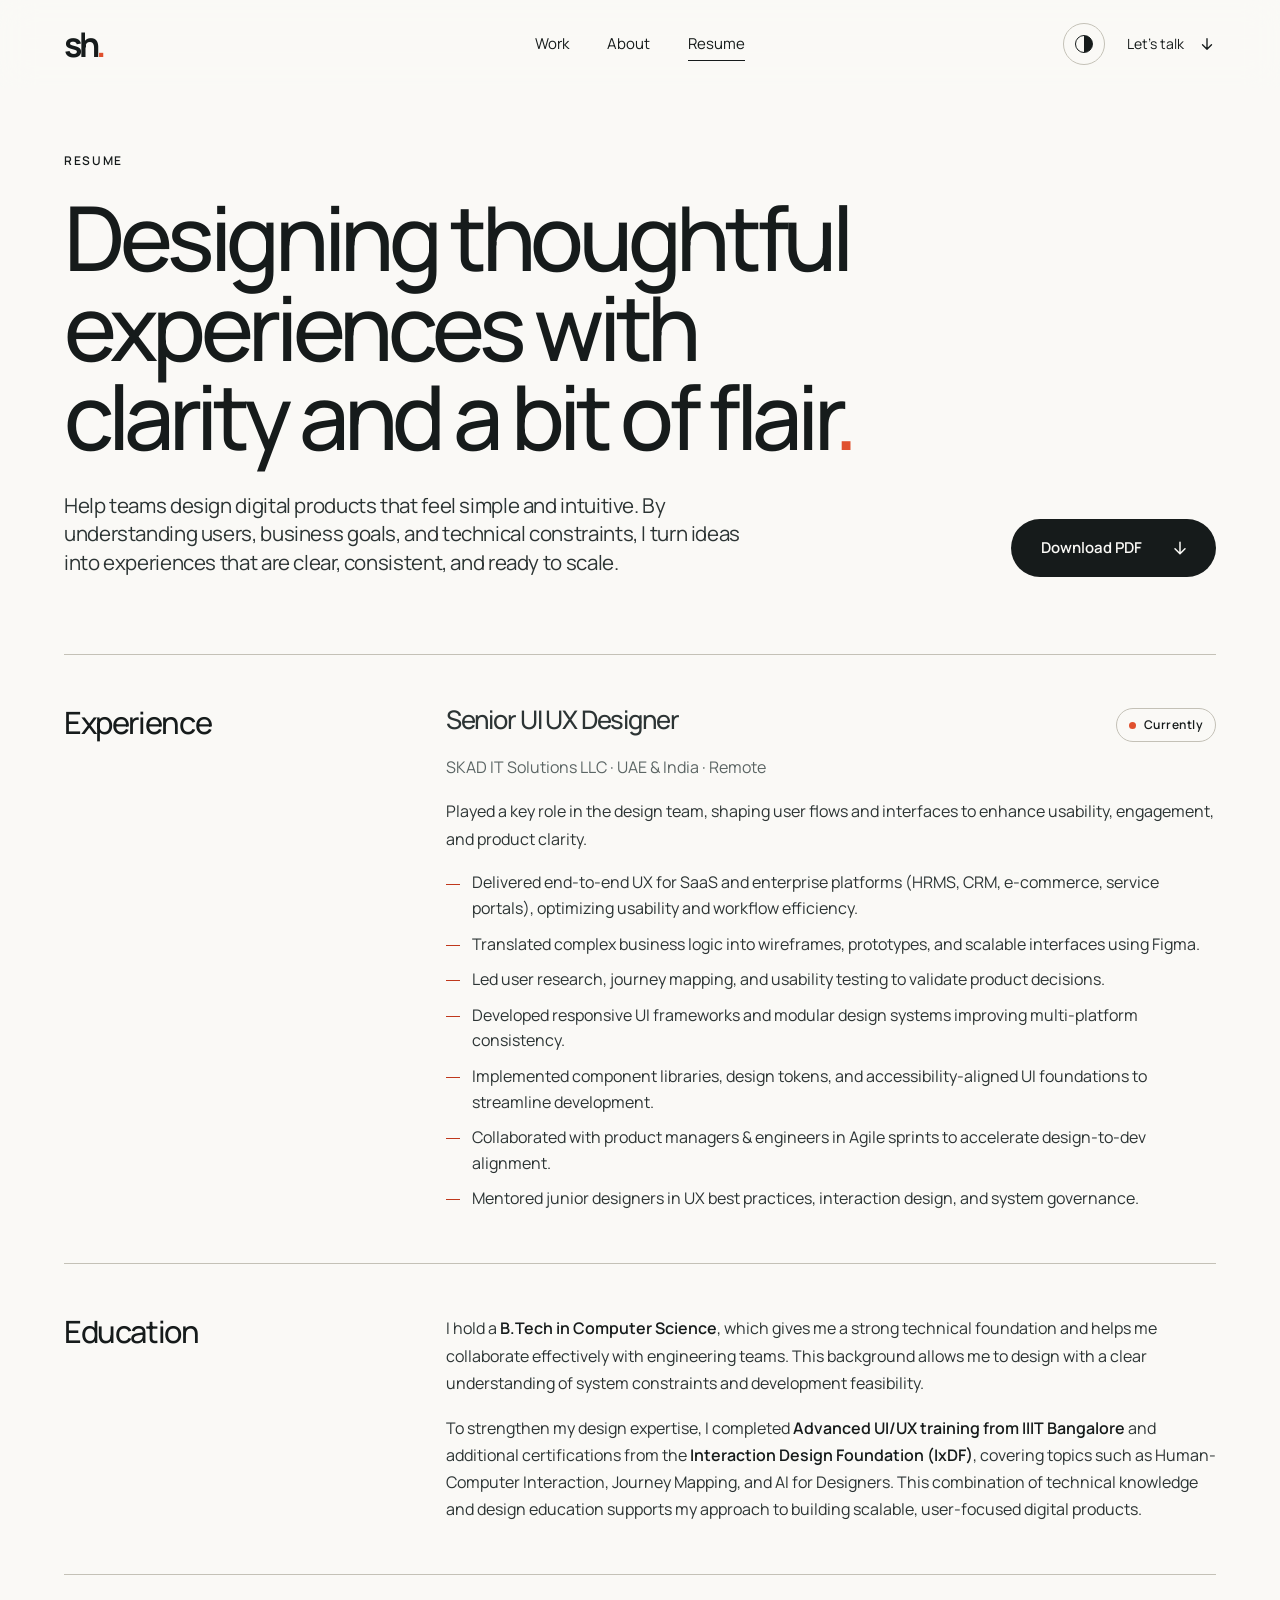
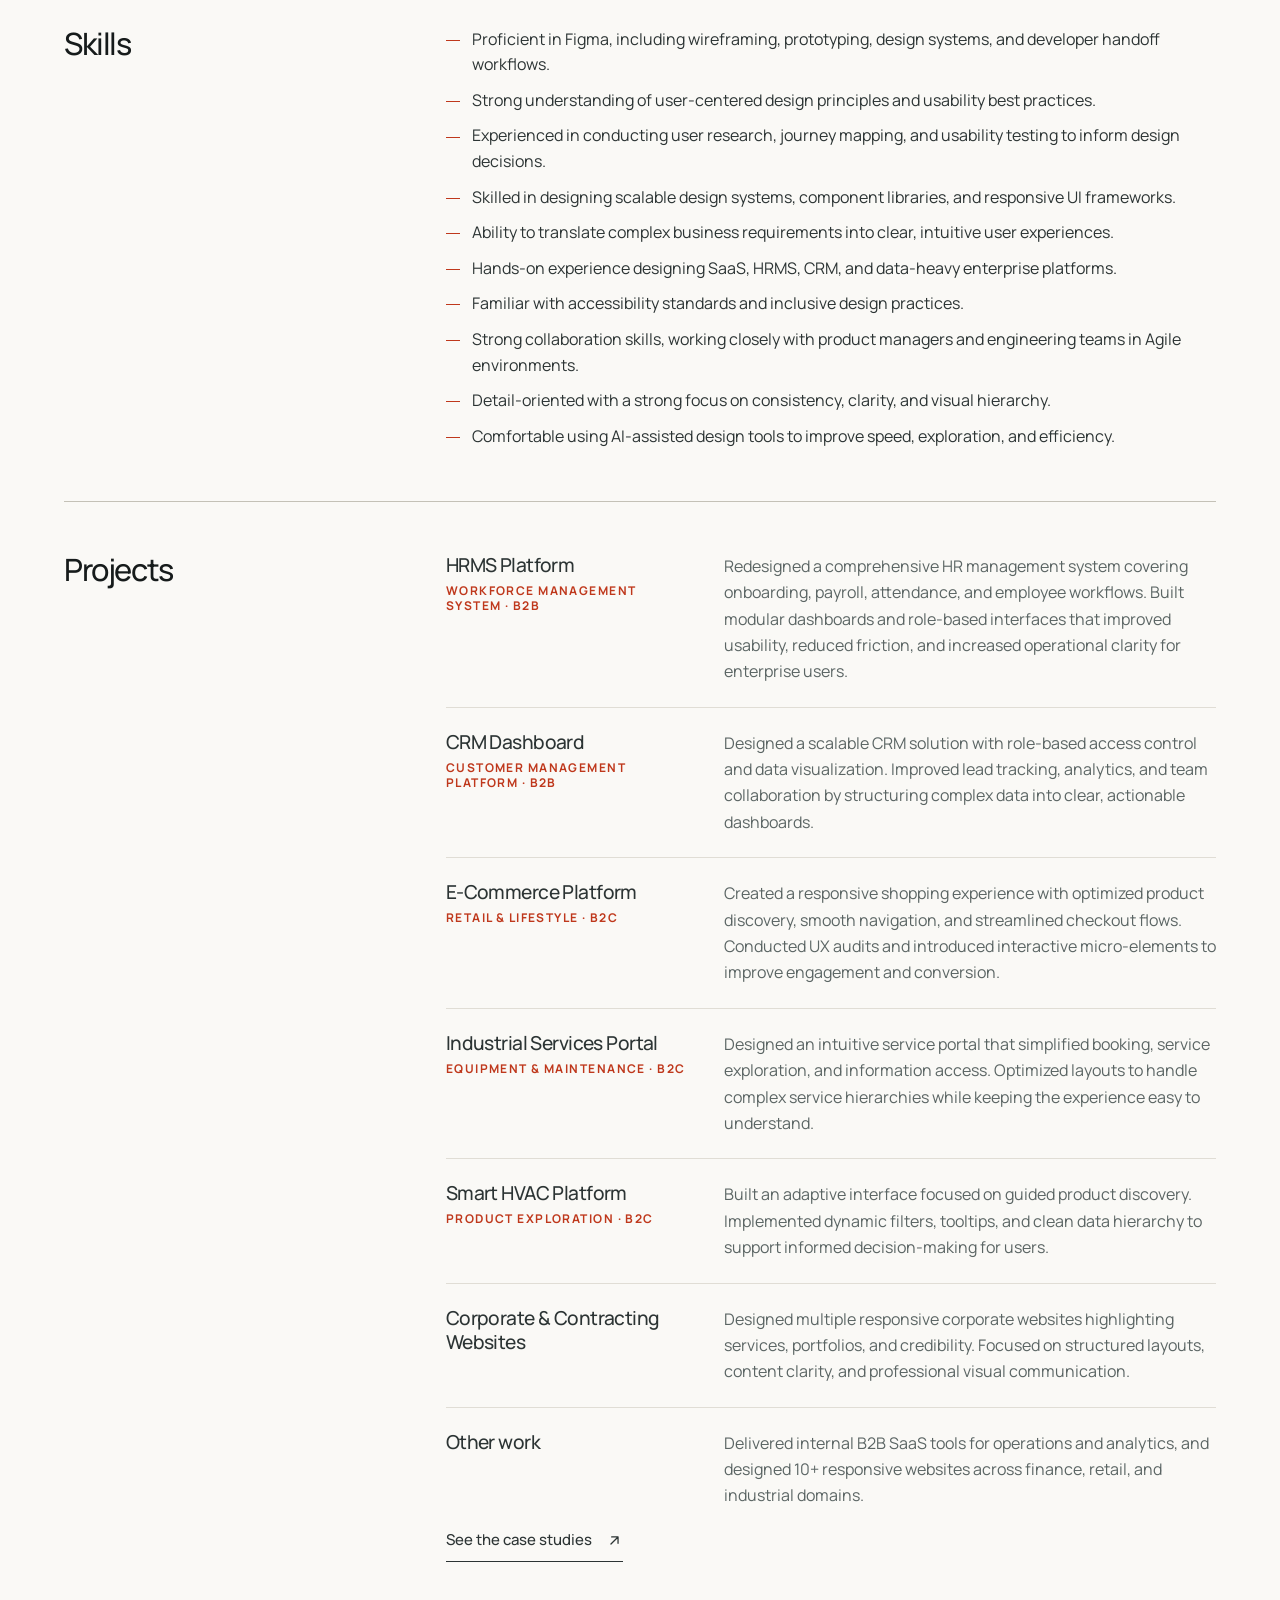
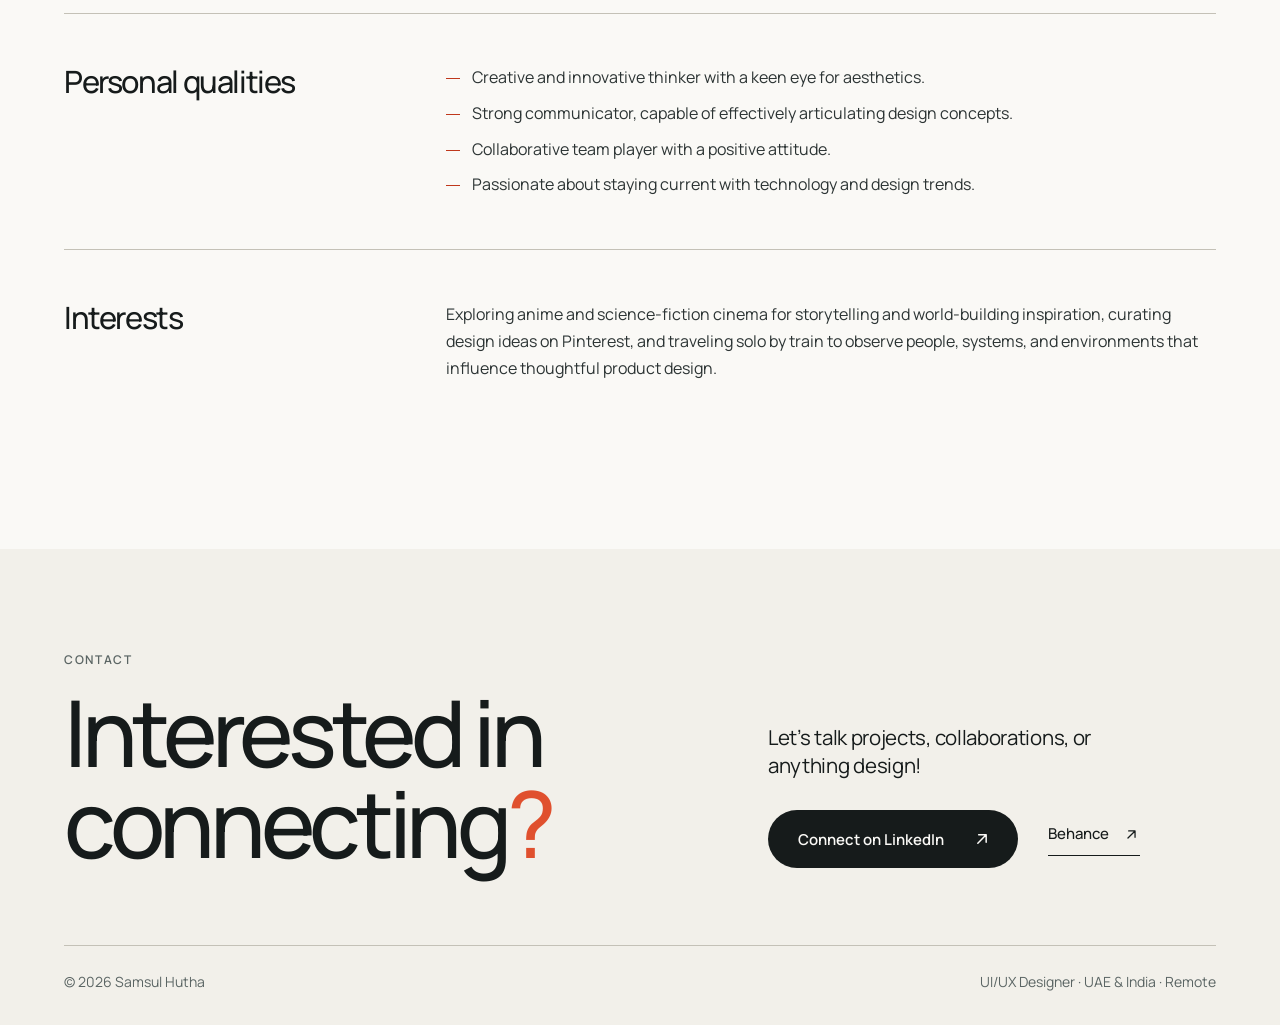
<file: resume.html>
<!doctype html>
<html lang="en" data-theme="light">
<head>
  <meta charset="utf-8">
  <meta name="viewport" content="width=device-width, initial-scale=1">
  <title>Resume · Samsul Hutha</title>
  <meta name="description" content="Resume of Samsul Hutha, Senior UI UX Designer: education, experience, skills, and selected projects across HRMS, CRM, e-commerce, and enterprise platforms.">
  <meta name="theme-color" content="#faf9f6">
  <link rel="icon" href="assets/favicon.svg" type="image/svg+xml">
  <script>try{document.documentElement.dataset.theme=localStorage.getItem('sh-theme')||'light'}catch(e){}document.documentElement.classList.add('js');window.__jsFallback=setTimeout(function(){document.documentElement.classList.remove('js')},4000);</script>
  <link rel="stylesheet" href="assets/css/base.css">
  <link rel="stylesheet" href="assets/css/about.css">
  <script src="assets/js/main.js" defer></script>
</head>
<body>
  <a class="skip" href="#main">Skip to content</a>

  <header class="site-header">
    <div class="header-inner">
      <a class="brand" href="index.html" aria-label="Samsul Hutha, home">sh<span>.</span></a>
      <nav class="site-nav" aria-label="Main">
        <a href="index.html#work">Work</a>
        <a href="about.html">About</a>
        <a href="resume.html" aria-current="page">Resume</a>
      </nav>
      <div class="header-actions">
        <button class="theme-toggle" type="button" aria-label="Switch to dark mode" aria-pressed="false"></button>
        <a class="say-hello" href="#contact">Let’s talk <i class="i i-down" aria-hidden="true"></i></a>
        <button class="menu-toggle" type="button" aria-label="Open menu" aria-expanded="false" aria-controls="mobile-menu"></button>
      </div>
    </div>
  </header>

  <div class="mobile-menu" id="mobile-menu" inert>
    <nav aria-label="Mobile">
      <a href="index.html#work">Work</a>
      <a href="about.html">About</a>
      <a href="resume.html" aria-current="page">Resume</a>
    </nav>
    <div class="mobile-menu-foot">
      <a href="https://linkedin.com/in/samsul-hutha" target="_blank" rel="noopener">LinkedIn <i class="i i-ur" aria-hidden="true"></i></a>
      <a href="https://www.behance.net/samsulhutha2" target="_blank" rel="noopener">Behance <i class="i i-ur" aria-hidden="true"></i></a>
    </div>
  </div>

  <main id="main">

    <!-- ===== Intro ===== -->
    <section class="resume-hero container" aria-labelledby="resume-title">
      <p class="eyebrow">Resume</p>
      <h1 class="resume-title" id="resume-title">Designing thoughtful experiences with clarity and a bit of flair<em>.</em></h1>
      <div class="resume-intro">
        <p>Help teams design digital products that feel simple and intuitive. By understanding users, business goals, and technical constraints, I turn ideas into experiences that are clear, consistent, and ready to scale.</p>
        <a class="btn" href="https://drive.google.com/file/d/1HuCnPabCgV5cMyUTn5ThWEDkm9vr7SHH/view?usp=drive_link" target="_blank" rel="noopener">Download PDF <i class="i i-down" aria-hidden="true"></i></a>
      </div>
    </section>

    <div class="res container">

      <!-- Experience -->
      <section class="res-row" id="experience" aria-labelledby="exp-title" data-reveal>
        <h2 id="exp-title">Experience</h2>
        <div class="body">
          <div class="job-head">
            <h3>Senior UI UX Designer</h3>
            <span class="job-now">Currently</span>
          </div>
          <p class="muted" style="margin-top:-.4em">SKAD IT Solutions LLC · UAE &amp; India · Remote</p>
          <p>Played a key role in the design team, shaping user flows and interfaces to enhance usability, engagement, and product clarity.</p>
          <ul class="res-list">
            <li>Delivered end-to-end UX for SaaS and enterprise platforms (HRMS, CRM, e-commerce, service portals), optimizing usability and workflow efficiency.</li>
            <li>Translated complex business logic into wireframes, prototypes, and scalable interfaces using Figma.</li>
            <li>Led user research, journey mapping, and usability testing to validate product decisions.</li>
            <li>Developed responsive UI frameworks and modular design systems improving multi-platform consistency.</li>
            <li>Implemented component libraries, design tokens, and accessibility-aligned UI foundations to streamline development.</li>
            <li>Collaborated with product managers &amp; engineers in Agile sprints to accelerate design-to-dev alignment.</li>
            <li>Mentored junior designers in UX best practices, interaction design, and system governance.</li>
          </ul>
        </div>
      </section>

      <!-- Education -->
      <section class="res-row" id="education" aria-labelledby="edu-title" data-reveal>
        <h2 id="edu-title">Education</h2>
        <div class="body">
          <p>I hold a <strong>B.Tech in Computer Science</strong>, which gives me a strong technical foundation and helps me collaborate effectively with engineering teams. This background allows me to design with a clear understanding of system constraints and development feasibility.</p>
          <p>To strengthen my design expertise, I completed <strong>Advanced UI/UX training from IIIT Bangalore</strong> and additional certifications from the <strong>Interaction Design Foundation (IxDF)</strong>, covering topics such as Human-Computer Interaction, Journey Mapping, and AI for Designers. This combination of technical knowledge and design education supports my approach to building scalable, user-focused digital products.</p>
        </div>
      </section>

      <!-- Skills -->
      <section class="res-row" id="skills" aria-labelledby="skills-title" data-reveal>
        <h2 id="skills-title">Skills</h2>
        <div class="body">
          <ul class="res-list">
            <li>Proficient in Figma, including wireframing, prototyping, design systems, and developer handoff workflows.</li>
            <li>Strong understanding of user-centered design principles and usability best practices.</li>
            <li>Experienced in conducting user research, journey mapping, and usability testing to inform design decisions.</li>
            <li>Skilled in designing scalable design systems, component libraries, and responsive UI frameworks.</li>
            <li>Ability to translate complex business requirements into clear, intuitive user experiences.</li>
            <li>Hands-on experience designing SaaS, HRMS, CRM, and data-heavy enterprise platforms.</li>
            <li>Familiar with accessibility standards and inclusive design practices.</li>
            <li>Strong collaboration skills, working closely with product managers and engineering teams in Agile environments.</li>
            <li>Detail-oriented with a strong focus on consistency, clarity, and visual hierarchy.</li>
            <li>Comfortable using AI-assisted design tools to improve speed, exploration, and efficiency.</li>
          </ul>
        </div>
      </section>

      <!-- Projects -->
      <section class="res-row" id="projects" aria-labelledby="proj-title" data-reveal>
        <h2 id="proj-title">Projects</h2>
        <div class="body">
          <div class="proj-list">
            <article class="proj">
              <h3>HRMS Platform<small>Workforce Management System · B2B</small></h3>
              <p>Redesigned a comprehensive HR management system covering onboarding, payroll, attendance, and employee workflows. Built modular dashboards and role-based interfaces that improved usability, reduced friction, and increased operational clarity for enterprise users.</p>
            </article>
            <article class="proj">
              <h3>CRM Dashboard<small>Customer Management Platform · B2B</small></h3>
              <p>Designed a scalable CRM solution with role-based access control and data visualization. Improved lead tracking, analytics, and team collaboration by structuring complex data into clear, actionable dashboards.</p>
            </article>
            <article class="proj">
              <h3>E-Commerce Platform<small>Retail &amp; Lifestyle · B2C</small></h3>
              <p>Created a responsive shopping experience with optimized product discovery, smooth navigation, and streamlined checkout flows. Conducted UX audits and introduced interactive micro-elements to improve engagement and conversion.</p>
            </article>
            <article class="proj">
              <h3>Industrial Services Portal<small>Equipment &amp; Maintenance · B2C</small></h3>
              <p>Designed an intuitive service portal that simplified booking, service exploration, and information access. Optimized layouts to handle complex service hierarchies while keeping the experience easy to understand.</p>
            </article>
            <article class="proj">
              <h3>Smart HVAC Platform<small>Product Exploration · B2C</small></h3>
              <p>Built an adaptive interface focused on guided product discovery. Implemented dynamic filters, tooltips, and clean data hierarchy to support informed decision-making for users.</p>
            </article>
            <article class="proj">
              <h3>Corporate &amp; Contracting Websites</h3>
              <p>Designed multiple responsive corporate websites highlighting services, portfolios, and credibility. Focused on structured layouts, content clarity, and professional visual communication.</p>
            </article>
            <article class="proj">
              <h3>Other work</h3>
              <p>Delivered internal B2B SaaS tools for operations and analytics, and designed 10+ responsive websites across finance, retail, and industrial domains.</p>
            </article>
          </div>
          <p><a class="link" href="index.html#work">See the case studies <i class="i i-ur" aria-hidden="true"></i></a></p>
        </div>
      </section>

      <!-- Personal qualities -->
      <section class="res-row" id="qualities" aria-labelledby="qual-title" data-reveal>
        <h2 id="qual-title">Personal qualities</h2>
        <div class="body">
          <ul class="res-list">
            <li>Creative and innovative thinker with a keen eye for aesthetics.</li>
            <li>Strong communicator, capable of effectively articulating design concepts.</li>
            <li>Collaborative team player with a positive attitude.</li>
            <li>Passionate about staying current with technology and design trends.</li>
          </ul>
        </div>
      </section>

      <!-- Interests -->
      <section class="res-row" id="interests" aria-labelledby="int-title" data-reveal>
        <h2 id="int-title">Interests</h2>
        <div class="body">
          <p>Exploring anime and science-fiction cinema for storytelling and world-building inspiration, curating design ideas on Pinterest, and traveling solo by train to observe people, systems, and environments that influence thoughtful product design.</p>
        </div>
      </section>

    </div>

  </main>

  <footer class="site-footer" id="contact">
    <div class="container">
      <div class="footer-top">
        <div data-reveal>
          <p class="eyebrow muted">Contact</p>
          <h2 class="footer-title">Interested in connecting<em>?</em></h2>
        </div>
        <div data-reveal style="--d:.1s">
          <p class="footer-lead">Let’s talk projects, collaborations, or anything design!</p>
          <div class="footer-actions">
            <a class="btn" href="https://linkedin.com/in/samsul-hutha" target="_blank" rel="noopener">Connect on LinkedIn <i class="i i-ur" aria-hidden="true"></i></a>
            <a class="link" href="https://www.behance.net/samsulhutha2" target="_blank" rel="noopener">Behance <i class="i i-ur" aria-hidden="true"></i></a>
          </div>
        </div>
      </div>
      <div class="footer-bar">
        <span>© <span data-year>2026</span> Samsul Hutha</span>
        <span>UI/UX Designer · UAE &amp; India · Remote</span>
      </div>
    </div>
  </footer>

  <button class="to-top" type="button" aria-label="Back to top">
    <svg viewBox="0 0 54 54" aria-hidden="true"><circle cx="27" cy="27" r="25.5" pathLength="100"></circle></svg>
    <i class="i i-up" aria-hidden="true"></i>
  </button>
</body>
</html>
</file>
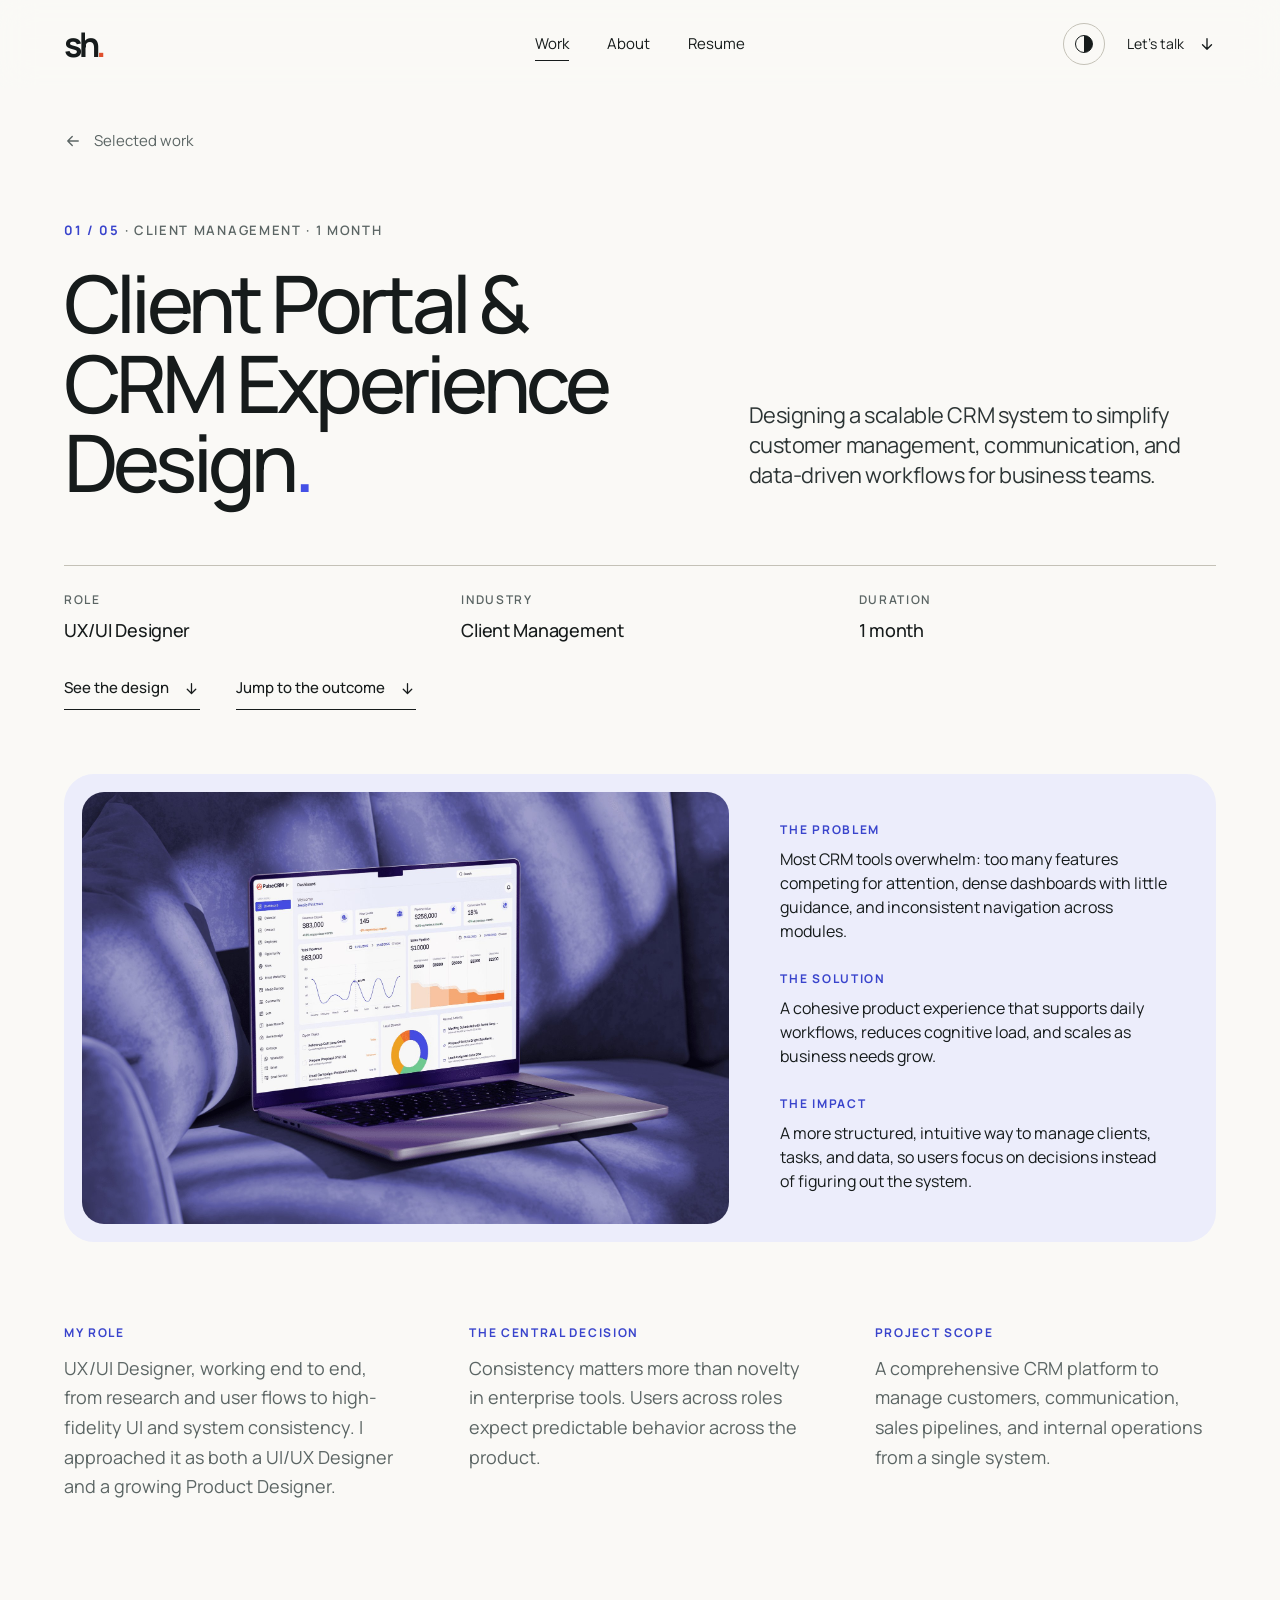
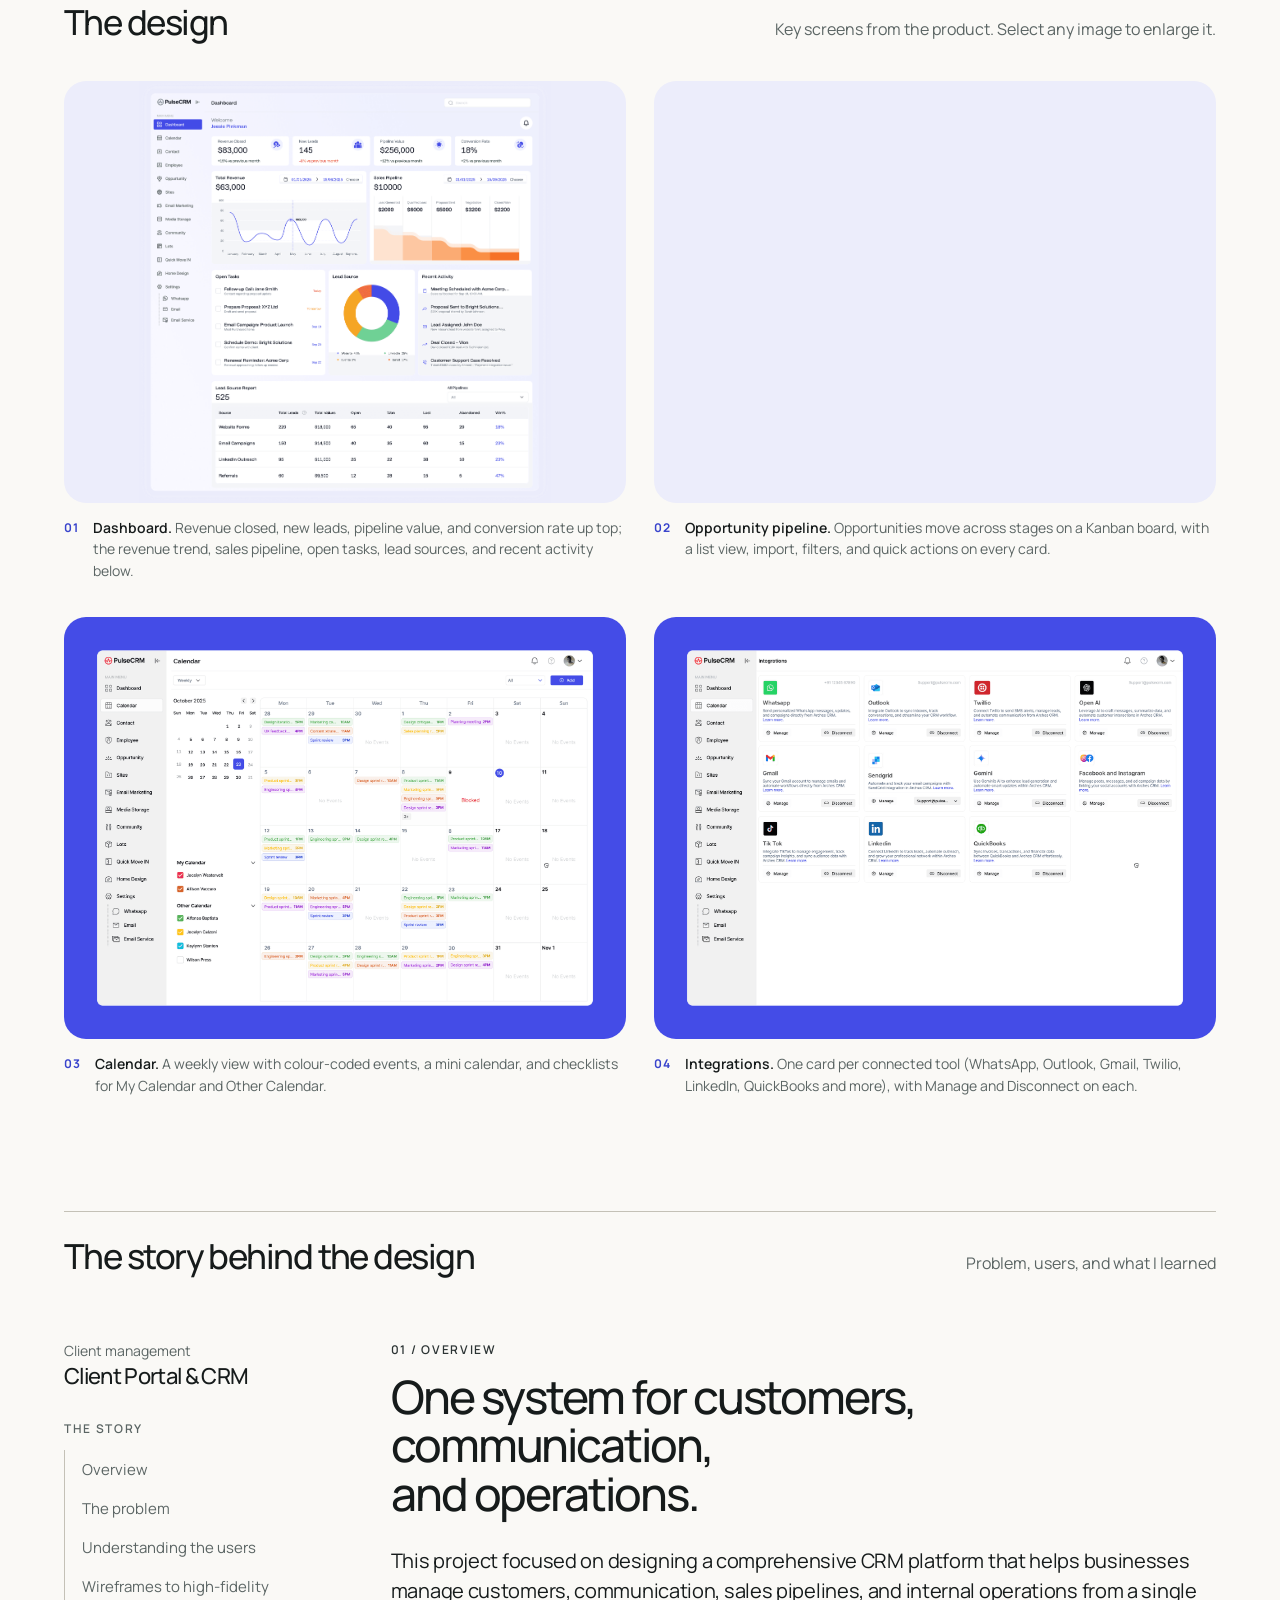
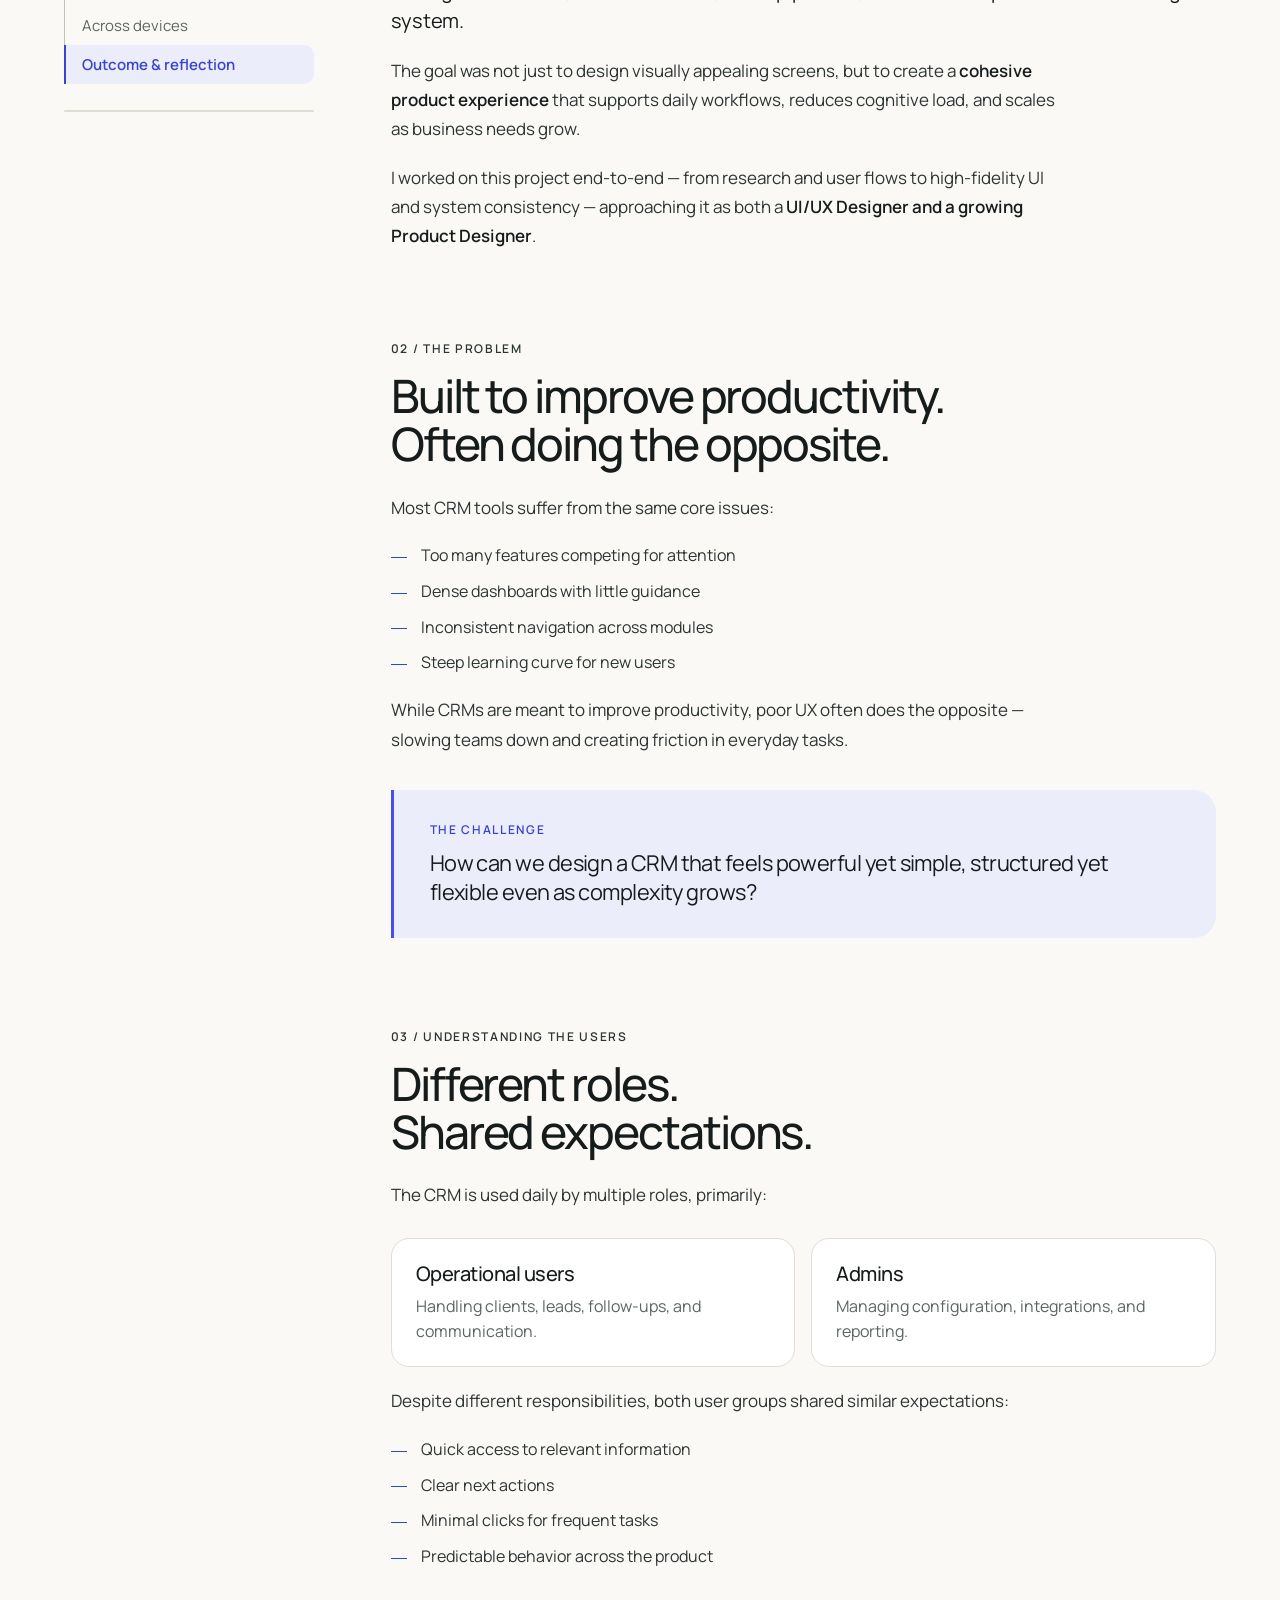
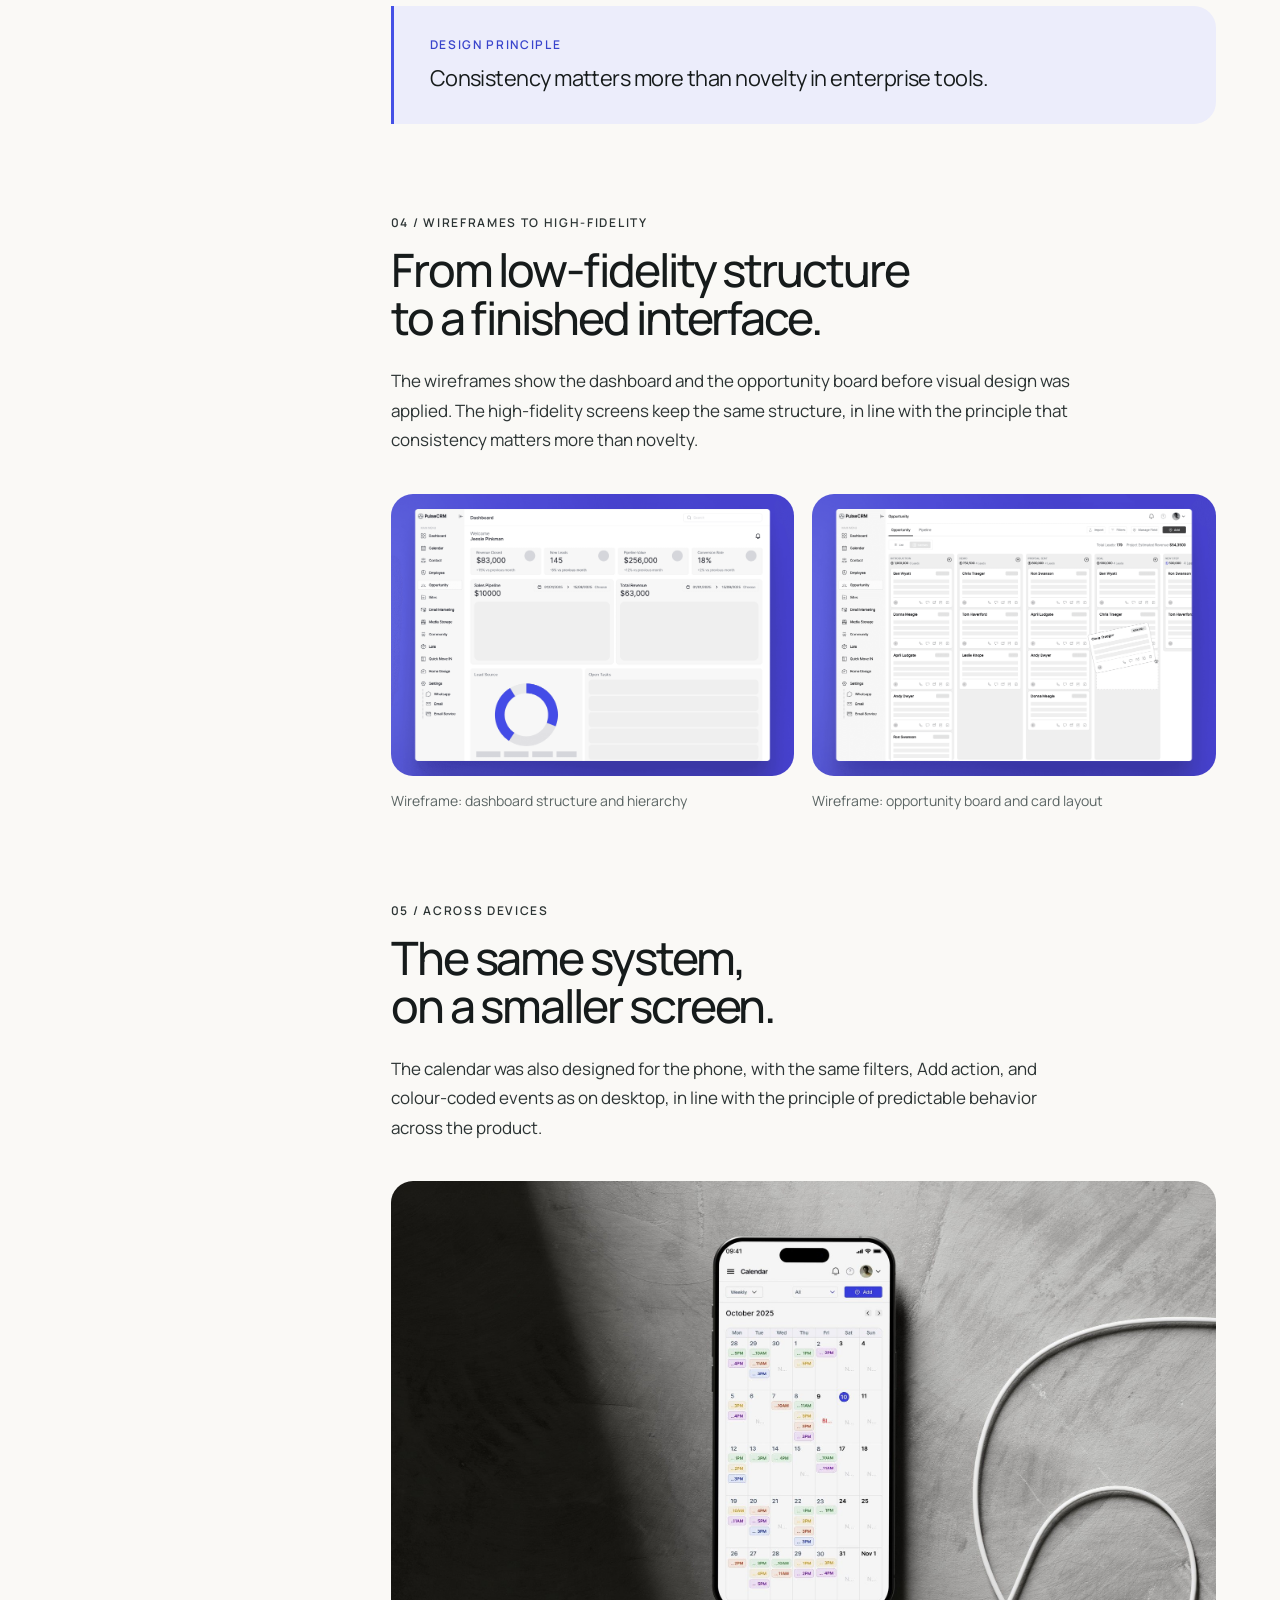
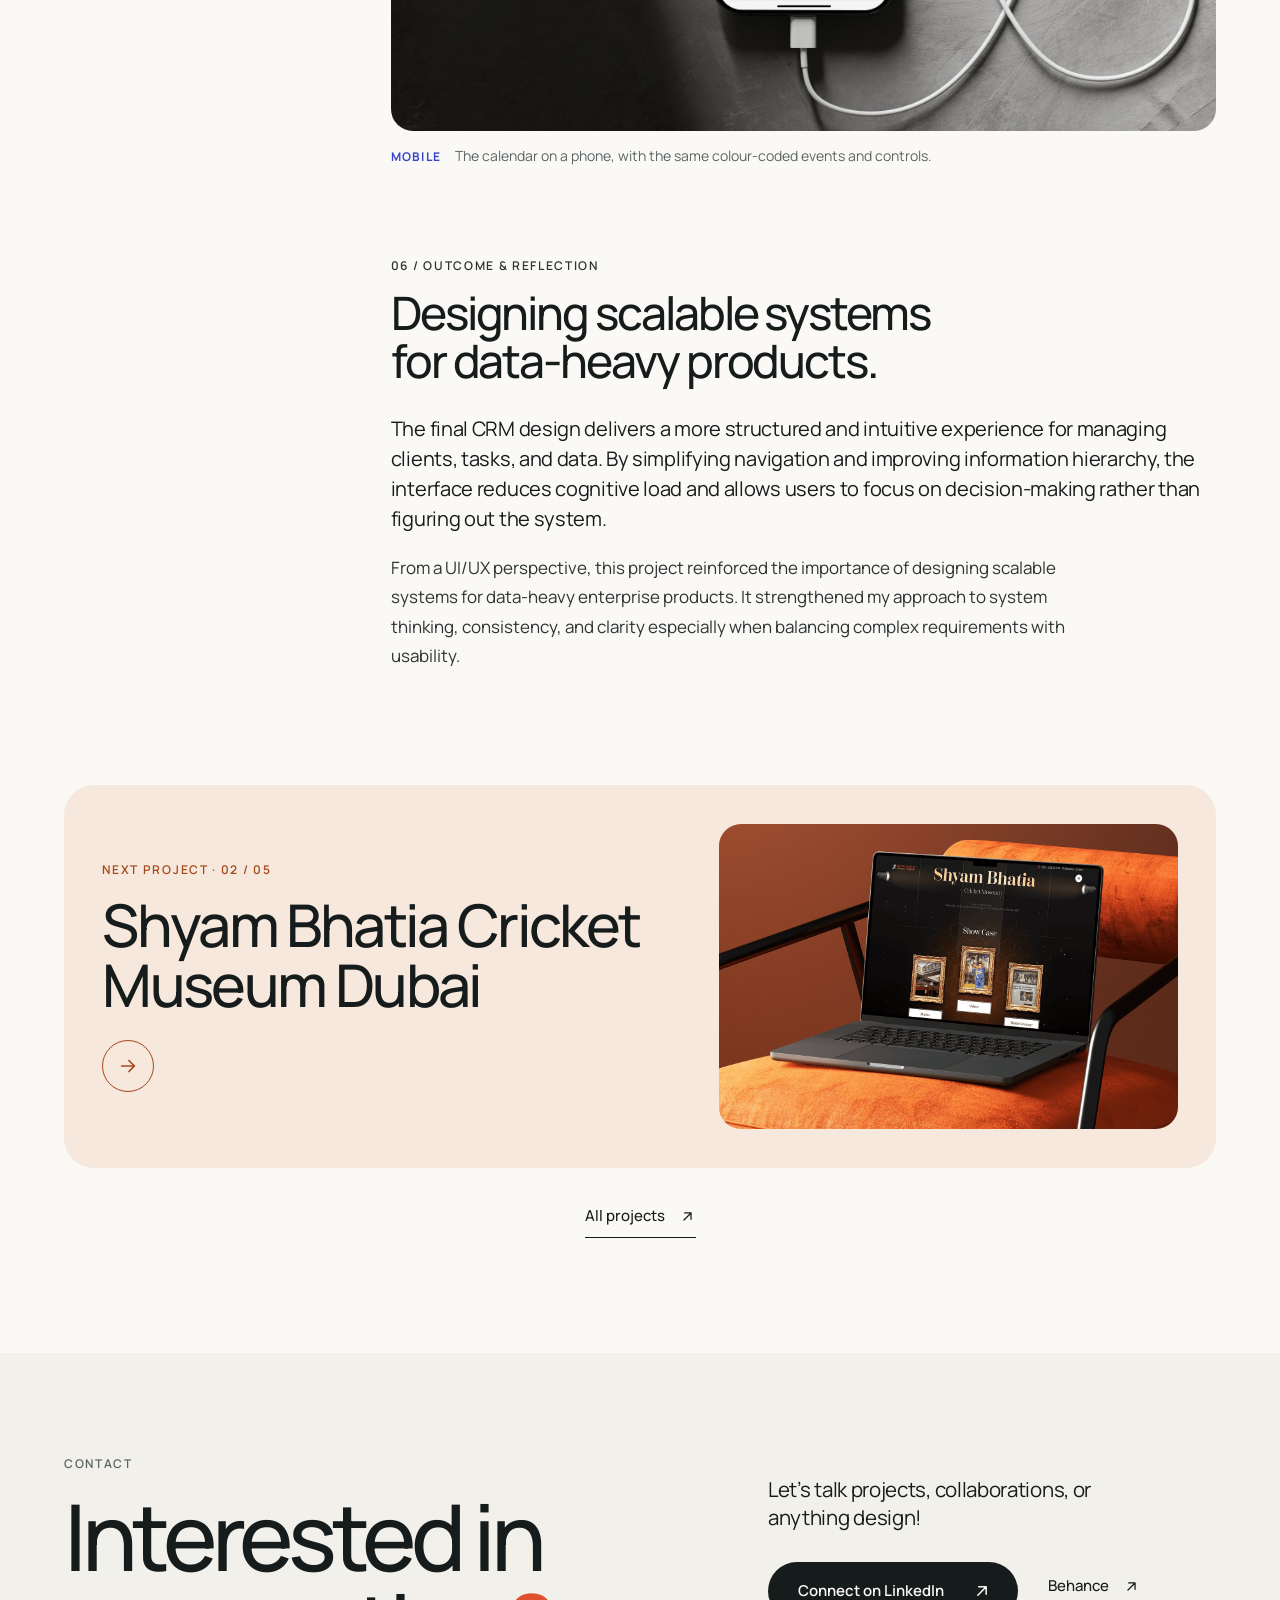
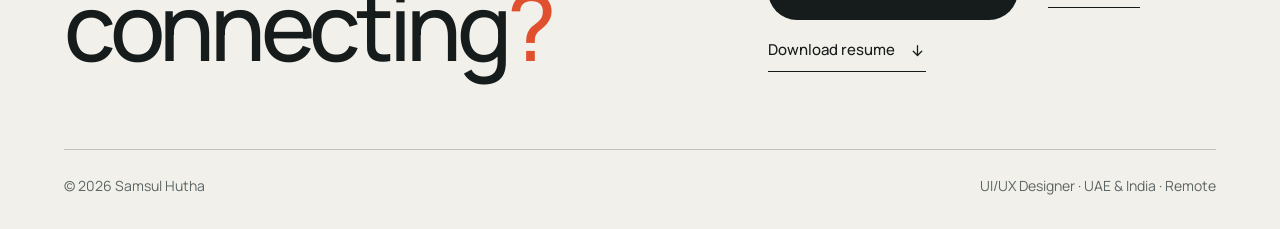
<file: work/client-portal-crm.html>
<!doctype html>
<html lang="en" data-theme="light">
<head>
  <meta charset="utf-8">
  <meta name="viewport" content="width=device-width, initial-scale=1">
  <title>Client Portal &amp; CRM Experience Design · Samsul Hutha</title>
  <meta name="description" content="Designing a scalable CRM system to simplify customer management, communication, and data-driven workflows for business teams. A UX/UI case study by Samsul Hutha.">
  <meta name="theme-color" content="#faf9f6">
  <link rel="icon" href="../assets/favicon.svg" type="image/svg+xml">
  <script>try{document.documentElement.dataset.theme=localStorage.getItem('sh-theme')||'light'}catch(e){}document.documentElement.classList.add('js');window.__jsFallback=setTimeout(function(){document.documentElement.classList.remove('js')},4000);</script>
  <link rel="stylesheet" href="../assets/css/base.css">
  <link rel="stylesheet" href="../assets/css/case.css">
  <script src="../assets/js/main.js" defer></script>
</head>
<body>
  <a class="skip" href="#main">Skip to content</a>

  <header class="site-header">
    <div class="header-inner">
      <a class="brand" href="../index.html" aria-label="Samsul Hutha, home">sh<span>.</span></a>
      <nav class="site-nav" aria-label="Main">
        <a href="../index.html#work" aria-current="true">Work</a>
        <a href="../about.html">About</a>
        <a href="../resume.html">Resume</a>
      </nav>
      <div class="header-actions">
        <button class="theme-toggle" type="button" aria-label="Switch to dark mode" aria-pressed="false"></button>
        <a class="say-hello" href="#contact">Let’s talk <i class="i i-down" aria-hidden="true"></i></a>
        <button class="menu-toggle" type="button" aria-label="Open menu" aria-expanded="false" aria-controls="mobile-menu"></button>
      </div>
    </div>
  </header>

  <div class="mobile-menu" id="mobile-menu" inert>
    <nav aria-label="Mobile">
      <a href="../index.html#work" aria-current="true">Work</a>
      <a href="../about.html">About</a>
      <a href="../resume.html">Resume</a>
    </nav>
    <div class="mobile-menu-foot">
      <a href="https://linkedin.com/in/samsul-hutha" target="_blank" rel="noopener">LinkedIn <i class="i i-ur" aria-hidden="true"></i></a>
      <a href="https://www.behance.net/samsulhutha2" target="_blank" rel="noopener">Behance <i class="i i-ur" aria-hidden="true"></i></a>
    </div>
  </div>

  <main id="main" class="case" data-project="crm">

    <!-- ===== Hero ===== -->
    <header class="case-hero container">
      <a class="back-link" href="../index.html#work"><i class="i i-left" aria-hidden="true"></i> Selected work</a>
      <p class="case-kicker"><b>01 / 05</b> · Client management · 1 month</p>
      <div class="case-titlerow">
        <h1 class="case-title">Client Portal &amp; CRM Experience Design<em>.</em></h1>
        <p class="case-summary">Designing a scalable CRM system to simplify customer management, communication, and data-driven workflows for business teams.</p>
      </div>
      <dl class="case-meta">
        <div><dt>Role</dt><dd>UX/UI Designer</dd></div>
        <div><dt>Industry</dt><dd>Client Management</dd></div>
        <div><dt>Duration</dt><dd>1 month</dd></div>
      </dl>
      <p class="case-jumps">
        <a class="link" href="#screens">See the design <i class="i i-down" aria-hidden="true"></i></a>
        <a class="link" href="#outcome">Jump to the outcome <i class="i i-down" aria-hidden="true"></i></a>
      </p>
    </header>

    <!-- ===== Lead ===== -->
    <section class="case-lead container" aria-label="Project summary">
      <div class="lead-card" data-reveal>
        <div class="lead-visual"><img src="../assets/img/crm/cover.jpg" width="2048" height="1365" alt="The PulseCRM dashboard shown on a laptop"></div>
        <div class="lead-points">
          <div><h2>The problem</h2><p>Most CRM tools overwhelm: too many features competing for attention, dense dashboards with little guidance, and inconsistent navigation across modules.</p></div>
          <div><h2>The solution</h2><p>A cohesive product experience that supports daily workflows, reduces cognitive load, and scales as business needs grow.</p></div>
          <div><h2>The impact</h2><p>A more structured, intuitive way to manage clients, tasks, and data, so users focus on decisions instead of figuring out the system.</p></div>
        </div>
      </div>
    </section>

    <!-- ===== Brief ===== -->
    <section class="brief container" aria-label="Project brief">
      <div data-reveal><h2>My role</h2><p>UX/UI Designer, working end to end, from research and user flows to high-fidelity UI and system consistency. I approached it as both a UI/UX Designer and a growing Product Designer.</p></div>
      <div data-reveal style="--d:.08s"><h2>The central decision</h2><p>Consistency matters more than novelty in enterprise tools. Users across roles expect predictable behavior across the product.</p></div>
      <div data-reveal style="--d:.16s"><h2>Project scope</h2><p>A comprehensive CRM platform to manage customers, communication, sales pipelines, and internal operations from a single system.</p></div>
    </section>

    <!-- ===== Key screens ===== -->
    <section class="screens container" id="screens" aria-labelledby="screens-title">
      <div class="sec-head" data-reveal>
        <h2 id="screens-title">The design</h2>
        <p>Key screens from the product. Select any image to enlarge it.</p>
      </div>
      <div class="shots">
        <figure class="shot contain" data-reveal>
          <div class="frame"><img src="../assets/img/crm/dashboard.png" width="2006" height="2048" alt="PulseCRM dashboard with revenue, new leads, pipeline value and conversion rate, a revenue chart, sales pipeline, open tasks, lead source chart, recent activity and a lead source report" data-zoom loading="lazy" decoding="async"></div>
          <figcaption><b>01</b><span><strong>Dashboard.</strong> Revenue closed, new leads, pipeline value, and conversion rate up top; the revenue trend, sales pipeline, open tasks, lead sources, and recent activity below.</span></figcaption>
        </figure>
        <figure class="shot" data-reveal style="--d:.08s">
          <div class="frame"><img src="../assets/img/crm/opportunity.png" width="2048" height="1293" alt="Opportunity pipeline as a Kanban board with a card being dragged between stages" data-zoom loading="lazy" decoding="async"></div>
          <figcaption><b>02</b><span><strong>Opportunity pipeline.</strong> Opportunities move across stages on a Kanban board, with a list view, import, filters, and quick actions on every card.</span></figcaption>
        </figure>
        <figure class="shot" data-reveal>
          <div class="frame"><img src="../assets/img/crm/calendar.png" width="2048" height="1293" alt="Weekly calendar view with colour-coded events and a mini calendar" data-zoom loading="lazy" decoding="async"></div>
          <figcaption><b>03</b><span><strong>Calendar.</strong> A weekly view with colour-coded events, a mini calendar, and checklists for My Calendar and Other Calendar.</span></figcaption>
        </figure>
        <figure class="shot" data-reveal style="--d:.08s">
          <div class="frame"><img src="../assets/img/crm/integrations.png" width="2048" height="1293" alt="Integrations screen with a card for each connected tool" data-zoom loading="lazy" decoding="async"></div>
          <figcaption><b>04</b><span><strong>Integrations.</strong> One card per connected tool (WhatsApp, Outlook, Gmail, Twilio, LinkedIn, QuickBooks and more), with Manage and Disconnect on each.</span></figcaption>
        </figure>
      </div>
    </section>

    <!-- ===== Story ===== -->
    <div class="container">
      <div class="story-divider" data-reveal>
        <h2>The story behind the design</h2>
        <p>Problem, users, and what I learned</p>
      </div>
    </div>

    <div class="story container" data-story>
      <aside class="toc" data-toc aria-label="Case study sections">
        <p class="toc-project">Client management<strong>Client Portal &amp; CRM</strong></p>
        <p class="eyebrow">The story</p>
        <ol>
          <li><a href="#overview">Overview</a></li>
          <li><a href="#problem">The problem</a></li>
          <li><a href="#users">Understanding the users</a></li>
          <li><a href="#structure">Wireframes to high-fidelity</a></li>
          <li><a href="#connected">Across devices</a></li>
          <li><a href="#outcome">Outcome &amp; reflection</a></li>
        </ol>
        <div class="toc-progress" aria-hidden="true"><i></i></div>
      </aside>

      <div class="chapters">

        <section class="chapter" id="overview" data-reveal>
          <p class="eyebrow chapter-num">01 / Overview</p>
          <h2>One system for customers, communication, and operations.</h2>
          <p class="lede">This project focused on designing a comprehensive CRM platform that helps businesses manage customers, communication, sales pipelines, and internal operations from a single system.</p>
          <p>The goal was not just to design visually appealing screens, but to create a <strong>cohesive product experience</strong> that supports daily workflows, reduces cognitive load, and scales as business needs grow.</p>
          <p>I worked on this project end-to-end — from research and user flows to high-fidelity UI and system consistency — approaching it as both a <strong>UI/UX Designer and a growing Product Designer</strong>.</p>
        </section>

        <section class="chapter" id="problem" data-reveal>
          <p class="eyebrow chapter-num">02 / The problem</p>
          <h2>Built to improve productivity. Often doing the opposite.</h2>
          <p>Most CRM tools suffer from the same core issues:</p>
          <ul class="points">
            <li>Too many features competing for attention</li>
            <li>Dense dashboards with little guidance</li>
            <li>Inconsistent navigation across modules</li>
            <li>Steep learning curve for new users</li>
          </ul>
          <p>While CRMs are meant to improve productivity, poor UX often does the opposite — slowing teams down and creating friction in everyday tasks.</p>
          <div class="callout">
            <p class="eyebrow">The challenge</p>
            <p>How can we design a CRM that feels powerful yet simple, structured yet flexible even as complexity grows?</p>
          </div>
        </section>

        <section class="chapter" id="users" data-reveal>
          <p class="eyebrow chapter-num">03 / Understanding the users</p>
          <h2>Different roles. Shared expectations.</h2>
          <p>The CRM is used daily by multiple roles, primarily:</p>
          <div class="roles">
            <div class="role"><h3>Operational users</h3><p>Handling clients, leads, follow-ups, and communication.</p></div>
            <div class="role"><h3>Admins</h3><p>Managing configuration, integrations, and reporting.</p></div>
          </div>
          <p>Despite different responsibilities, both user groups shared similar expectations:</p>
          <ul class="points">
            <li>Quick access to relevant information</li>
            <li>Clear next actions</li>
            <li>Minimal clicks for frequent tasks</li>
            <li>Predictable behavior across the product</li>
          </ul>
          <div class="callout">
            <p class="eyebrow">Design principle</p>
            <p>Consistency matters more than novelty in enterprise tools.</p>
          </div>
        </section>

        <section class="chapter" id="structure" data-reveal>
          <p class="eyebrow chapter-num">04 / Wireframes to high-fidelity</p>
          <h2>From low-fidelity structure to a finished interface.</h2>
          <p>The wireframes show the dashboard and the opportunity board before visual design was applied. The high-fidelity screens keep the same structure, in line with the principle that consistency matters more than novelty.</p>
          <div class="fig-pair">
            <figure class="fig">
              <div class="frame"><img src="../assets/img/crm/wireframe-dashboard.png" width="2048" height="1434" alt="Wireframe of the dashboard with placeholder charts" data-zoom loading="lazy" decoding="async"></div>
              <figcaption><span>Wireframe: dashboard structure and hierarchy</span></figcaption>
            </figure>
            <figure class="fig">
              <div class="frame"><img src="../assets/img/crm/wireframe-opportunity.png" width="2048" height="1434" alt="Wireframe of the opportunity Kanban board with a card being dragged" data-zoom loading="lazy" decoding="async"></div>
              <figcaption><span>Wireframe: opportunity board and card layout</span></figcaption>
            </figure>
          </div>
        </section>

        <section class="chapter" id="connected" data-reveal>
          <p class="eyebrow chapter-num">05 / Across devices</p>
          <h2>The same system, on a smaller screen.</h2>
          <p>The calendar was also designed for the phone, with the same filters, Add action, and colour-coded events as on desktop, in line with the principle of predictable behavior across the product.</p>
          <figure class="fig">
            <div class="frame"><img src="../assets/img/crm/mobile-calendar.jpg" width="2048" height="1365" alt="The calendar screen on a phone" data-zoom loading="lazy" decoding="async"></div>
            <figcaption><b>Mobile</b><span>The calendar on a phone, with the same colour-coded events and controls.</span></figcaption>
          </figure>
        </section>

        <section class="chapter" id="outcome" data-reveal>
          <p class="eyebrow chapter-num">06 / Outcome &amp; reflection</p>
          <h2>Designing scalable systems for data-heavy products.</h2>
          <p class="lede">The final CRM design delivers a more structured and intuitive experience for managing clients, tasks, and data. By simplifying navigation and improving information hierarchy, the interface reduces cognitive load and allows users to focus on decision-making rather than figuring out the system.</p>
          <p>From a UI/UX perspective, this project reinforced the importance of designing scalable systems for data-heavy enterprise products. It strengthened my approach to system thinking, consistency, and clarity especially when balancing complex requirements with usability.</p>
        </section>

      </div>
    </div>

    <!-- ===== Next ===== -->
    <aside class="next container" aria-label="Next project">
      <a class="next-card" href="shyam-bhatia-cricket-museum.html" style="--np:var(--museum-text);--nw:var(--museum-wash)" data-reveal>
        <div>
          <p class="eyebrow">Next project · 02 / 05</p>
          <h2>Shyam Bhatia Cricket Museum Dubai</h2>
          <span class="round" aria-hidden="true"><i class="i i-right"></i></span>
        </div>
        <div class="next-thumb"><img src="../assets/img/museum/cover.jpg" width="1440" height="1080" alt="" loading="lazy" decoding="async"></div>
      </a>
      <p class="next-all"><a class="link" href="../index.html#work">All projects <i class="i i-ur" aria-hidden="true"></i></a></p>
    </aside>

  </main>

  <footer class="site-footer" id="contact">
    <div class="container">
      <div class="footer-top">
        <div data-reveal>
          <p class="eyebrow muted">Contact</p>
          <h2 class="footer-title">Interested in connecting<em>?</em></h2>
        </div>
        <div data-reveal style="--d:.1s">
          <p class="footer-lead">Let’s talk projects, collaborations, or anything design!</p>
          <div class="footer-actions">
            <a class="btn" href="https://linkedin.com/in/samsul-hutha" target="_blank" rel="noopener">Connect on LinkedIn <i class="i i-ur" aria-hidden="true"></i></a>
            <a class="link" href="https://www.behance.net/samsulhutha2" target="_blank" rel="noopener">Behance <i class="i i-ur" aria-hidden="true"></i></a>
            <a class="link" href="https://drive.google.com/file/d/1HuCnPabCgV5cMyUTn5ThWEDkm9vr7SHH/view?usp=drive_link" target="_blank" rel="noopener">Download resume <i class="i i-down" aria-hidden="true"></i></a>
          </div>
        </div>
      </div>
      <div class="footer-bar">
        <span>© <span data-year>2026</span> Samsul Hutha</span>
        <span>UI/UX Designer · UAE &amp; India · Remote</span>
      </div>
    </div>
  </footer>

  <button class="to-top" type="button" aria-label="Back to top">
    <svg viewBox="0 0 54 54" aria-hidden="true"><circle cx="27" cy="27" r="25.5" pathLength="100"></circle></svg>
    <i class="i i-up" aria-hidden="true"></i>
  </button>
</body>
</html>
</file>
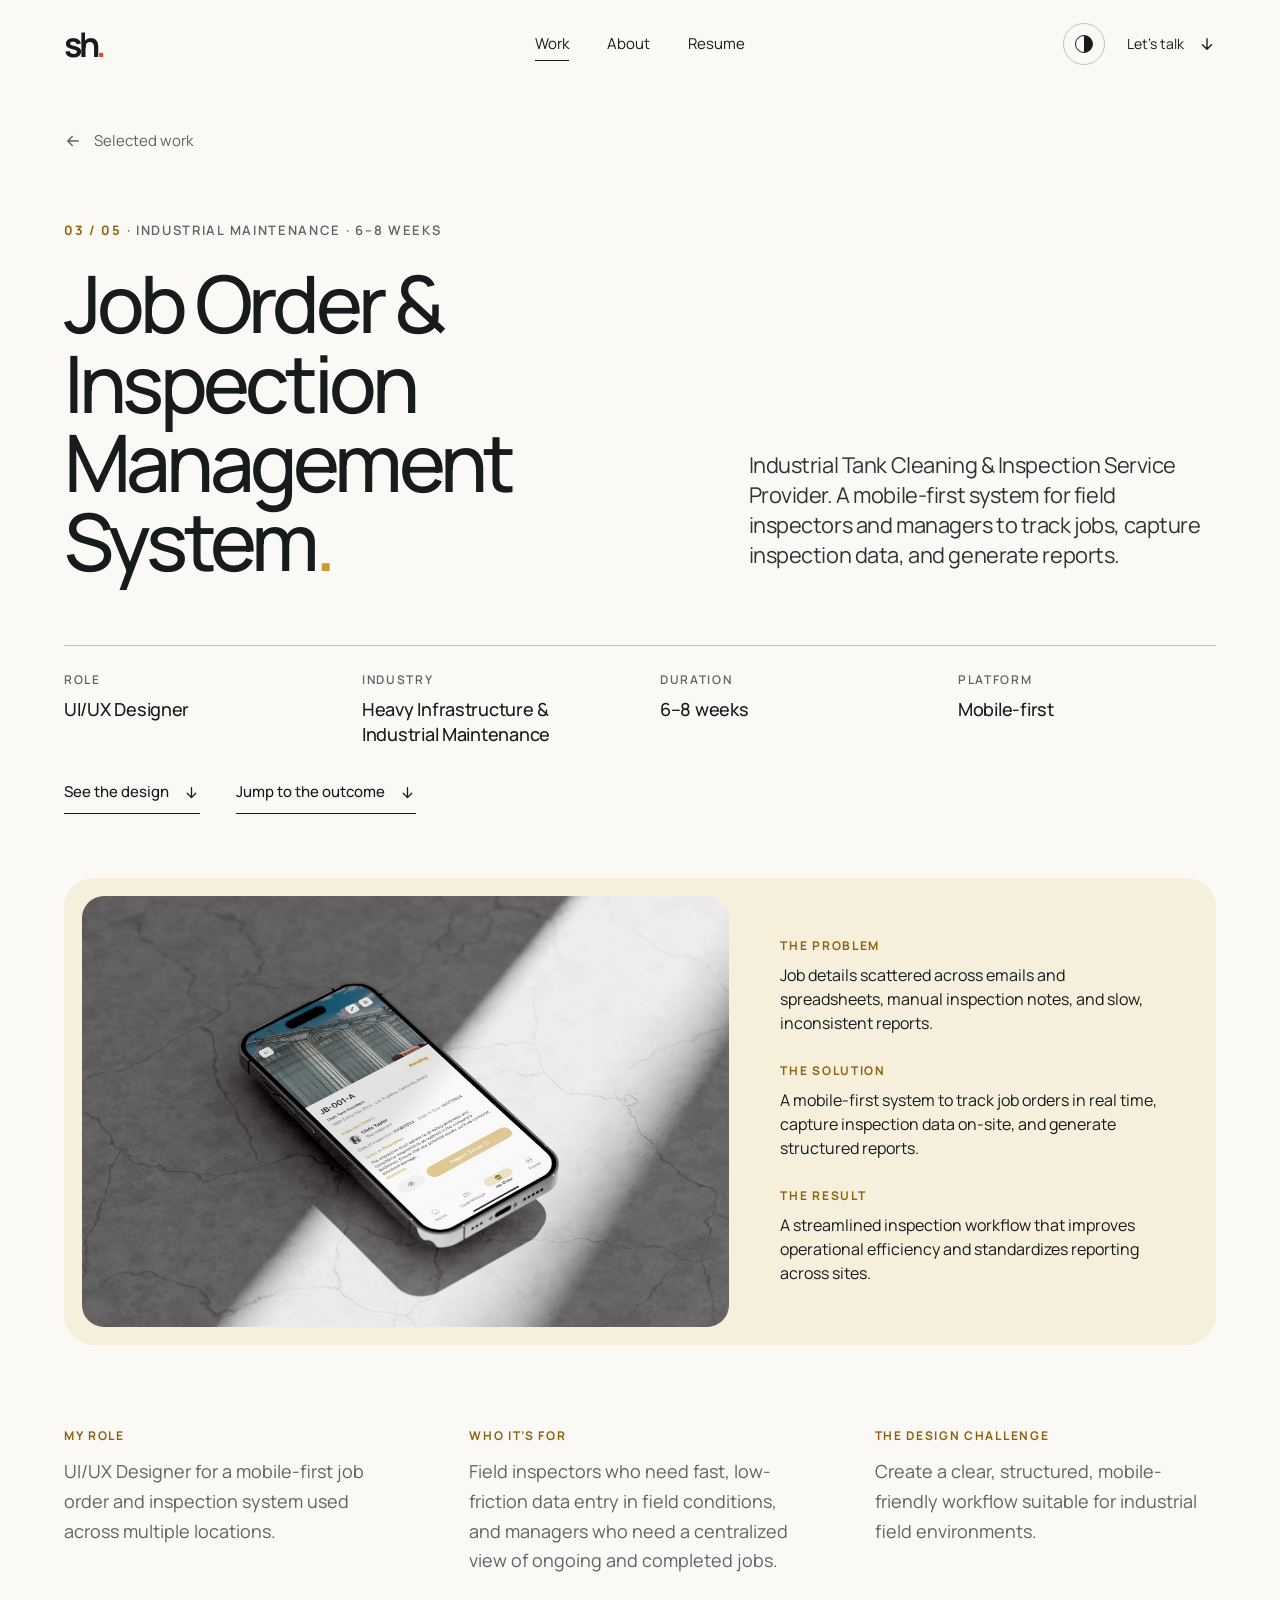
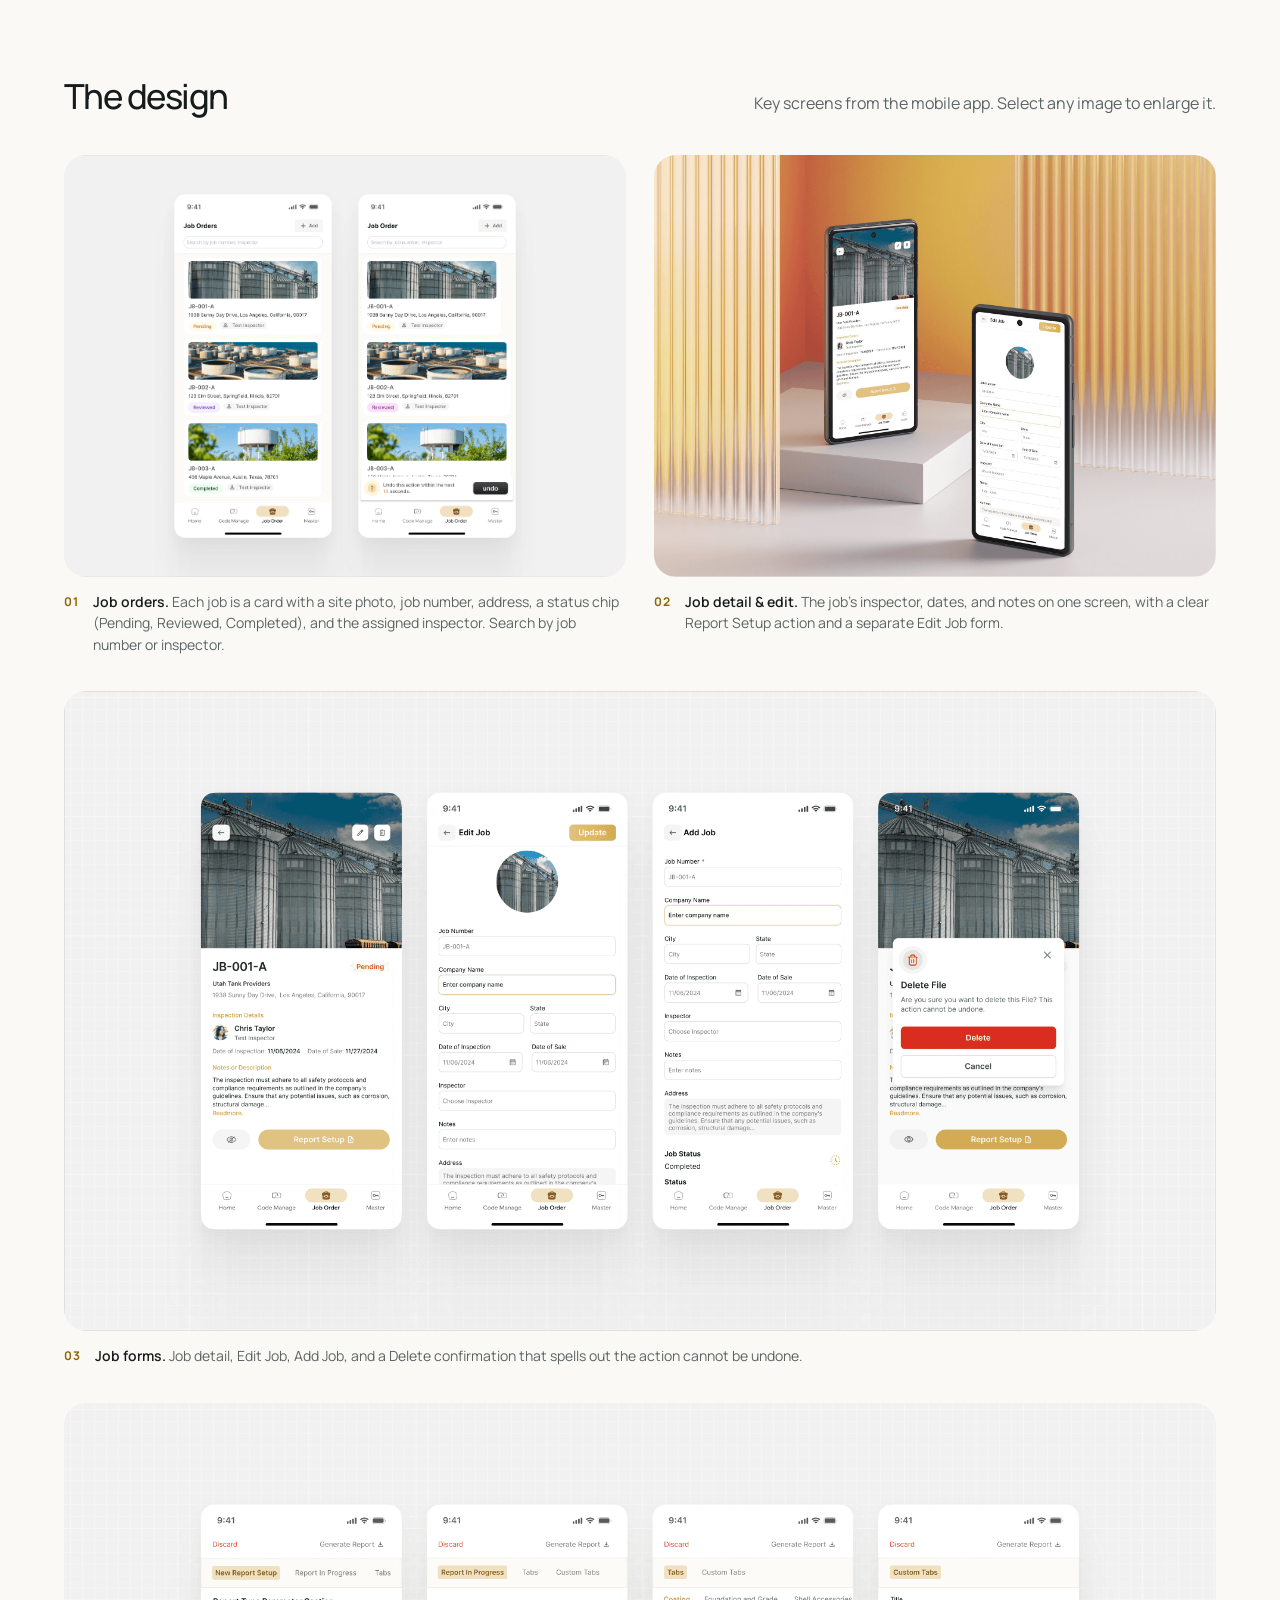
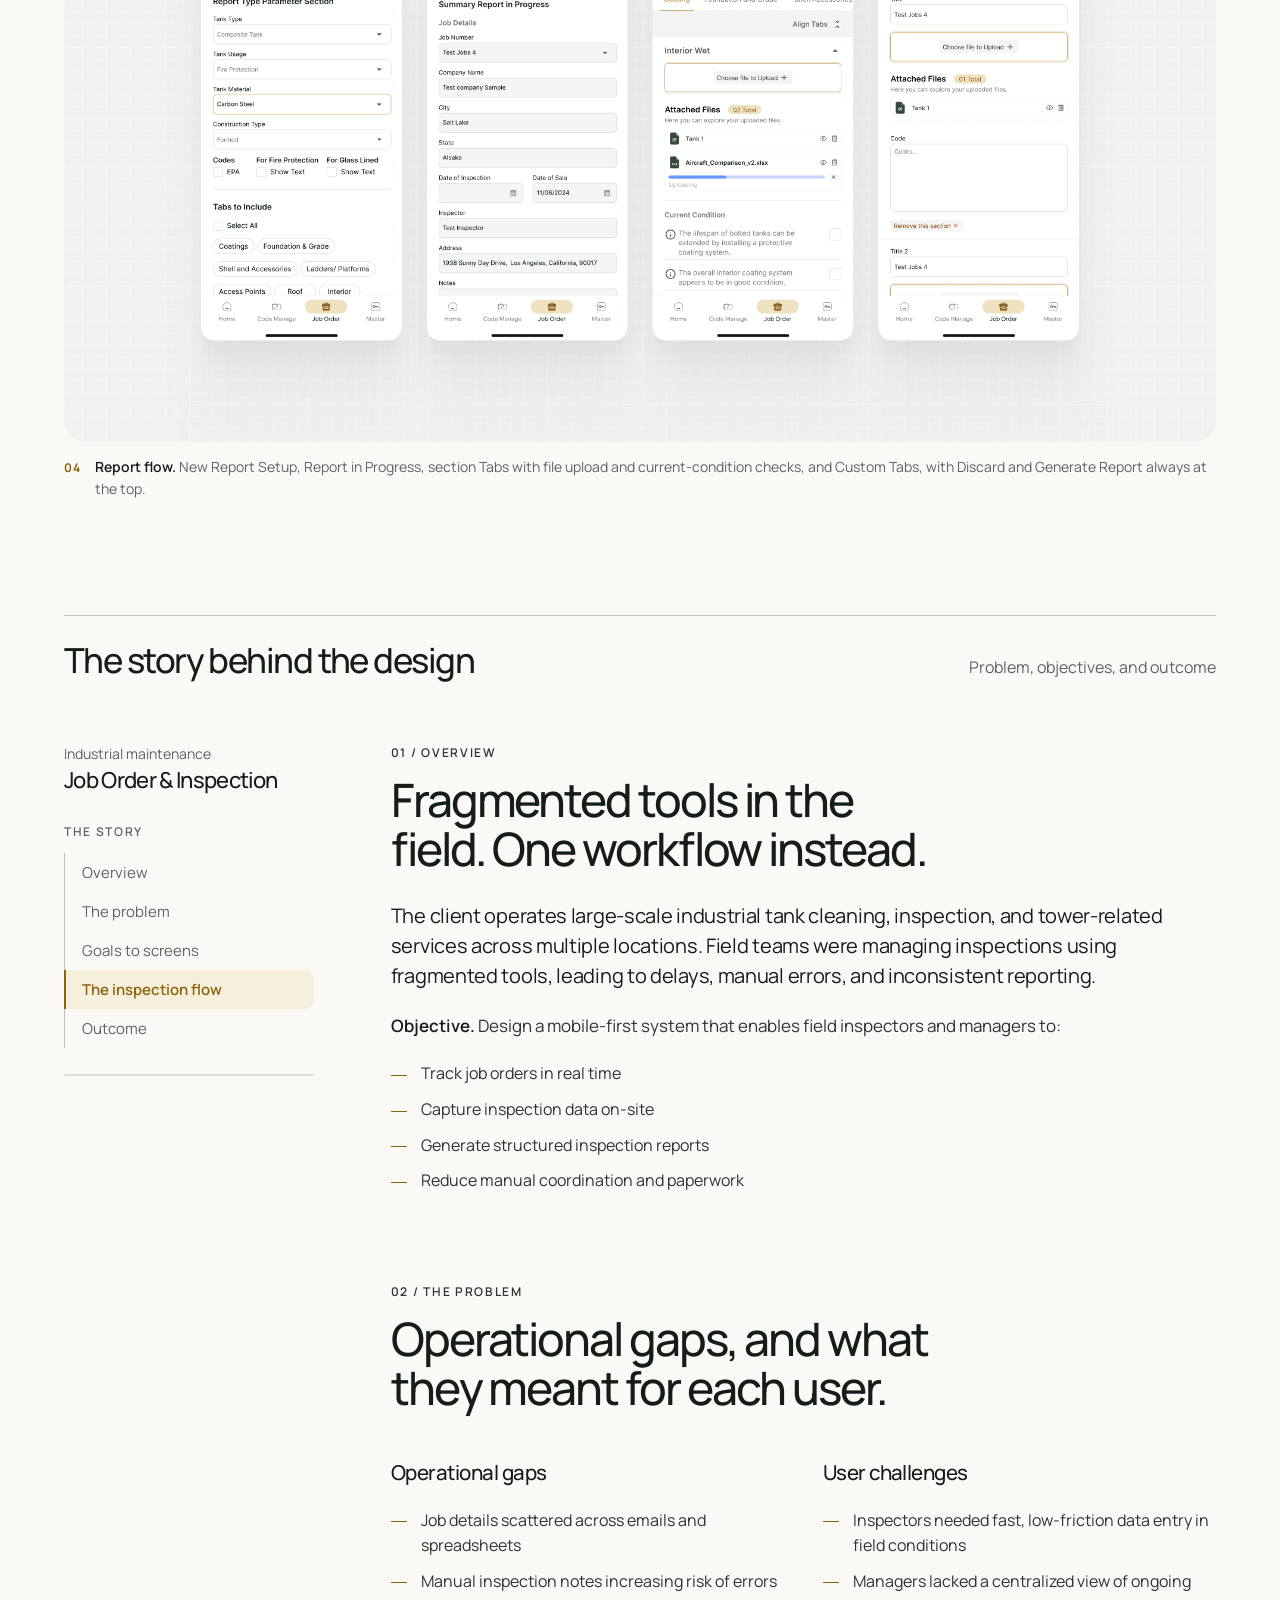
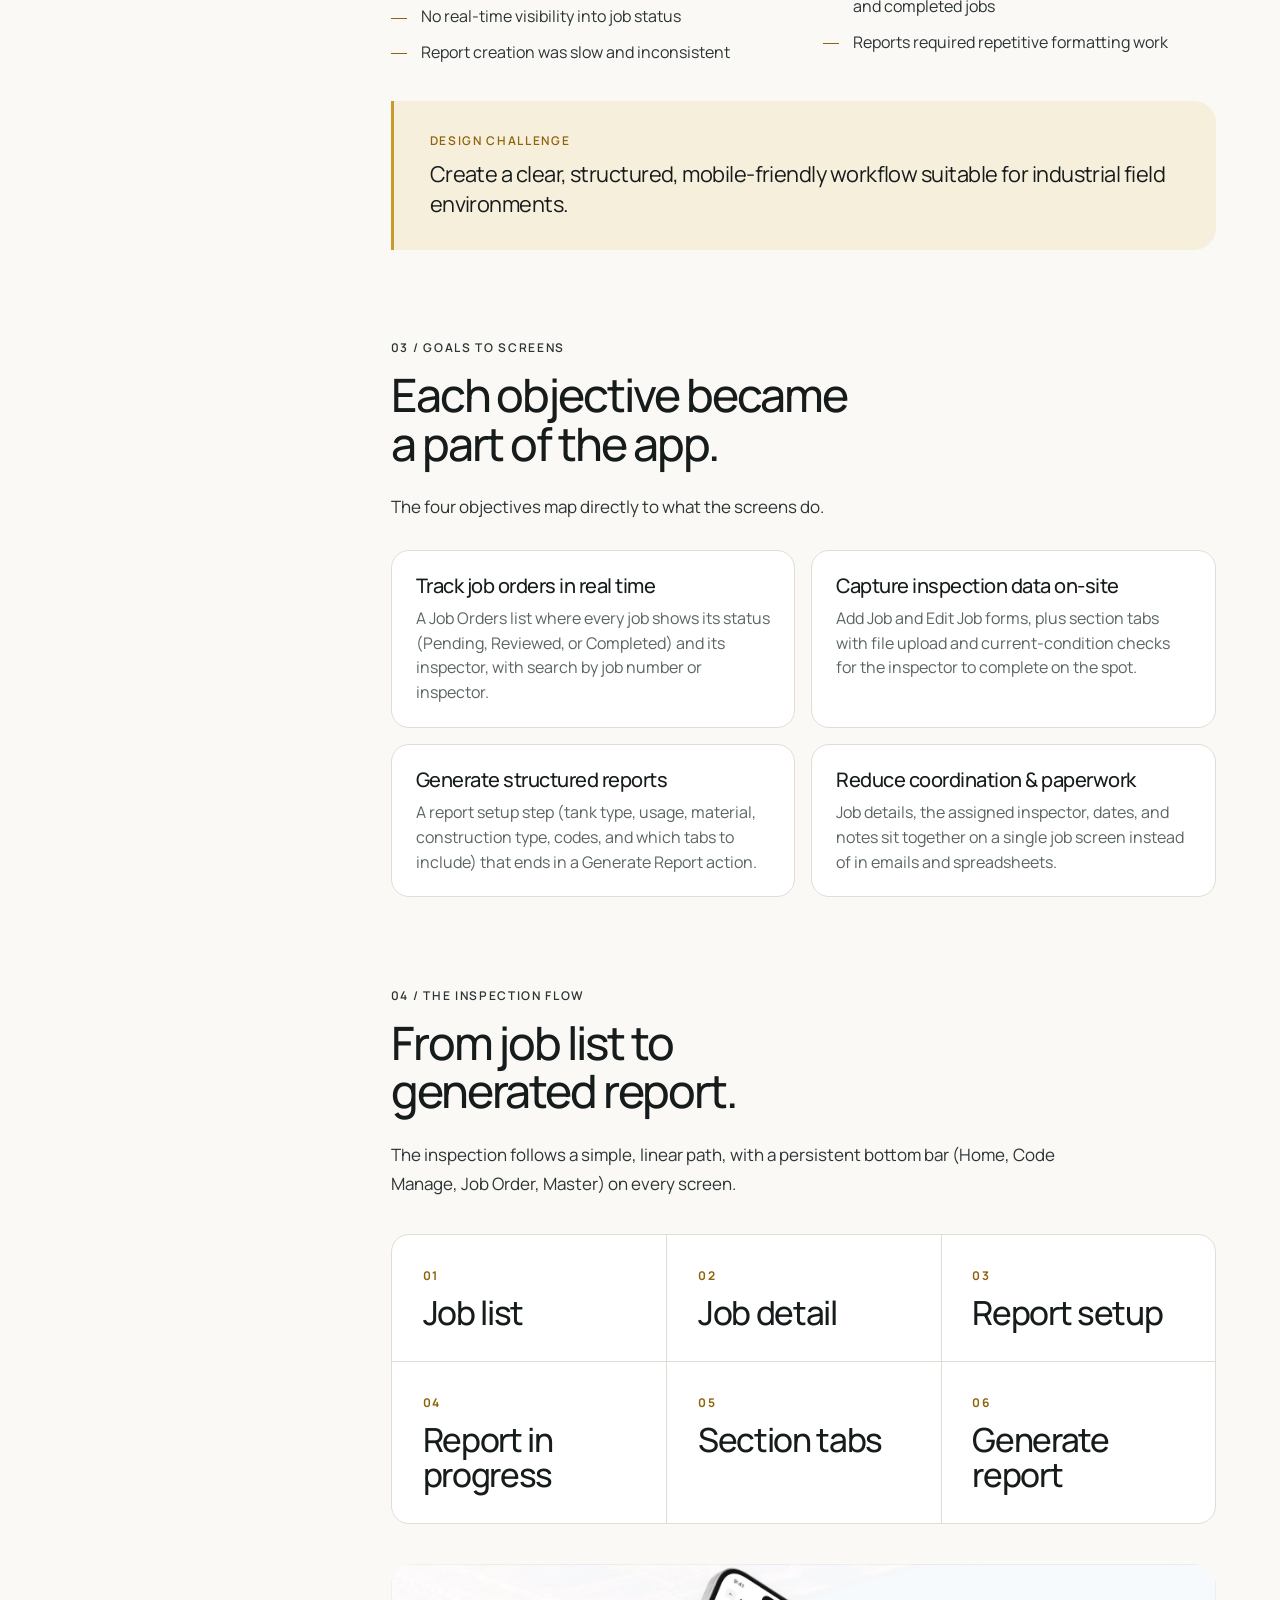
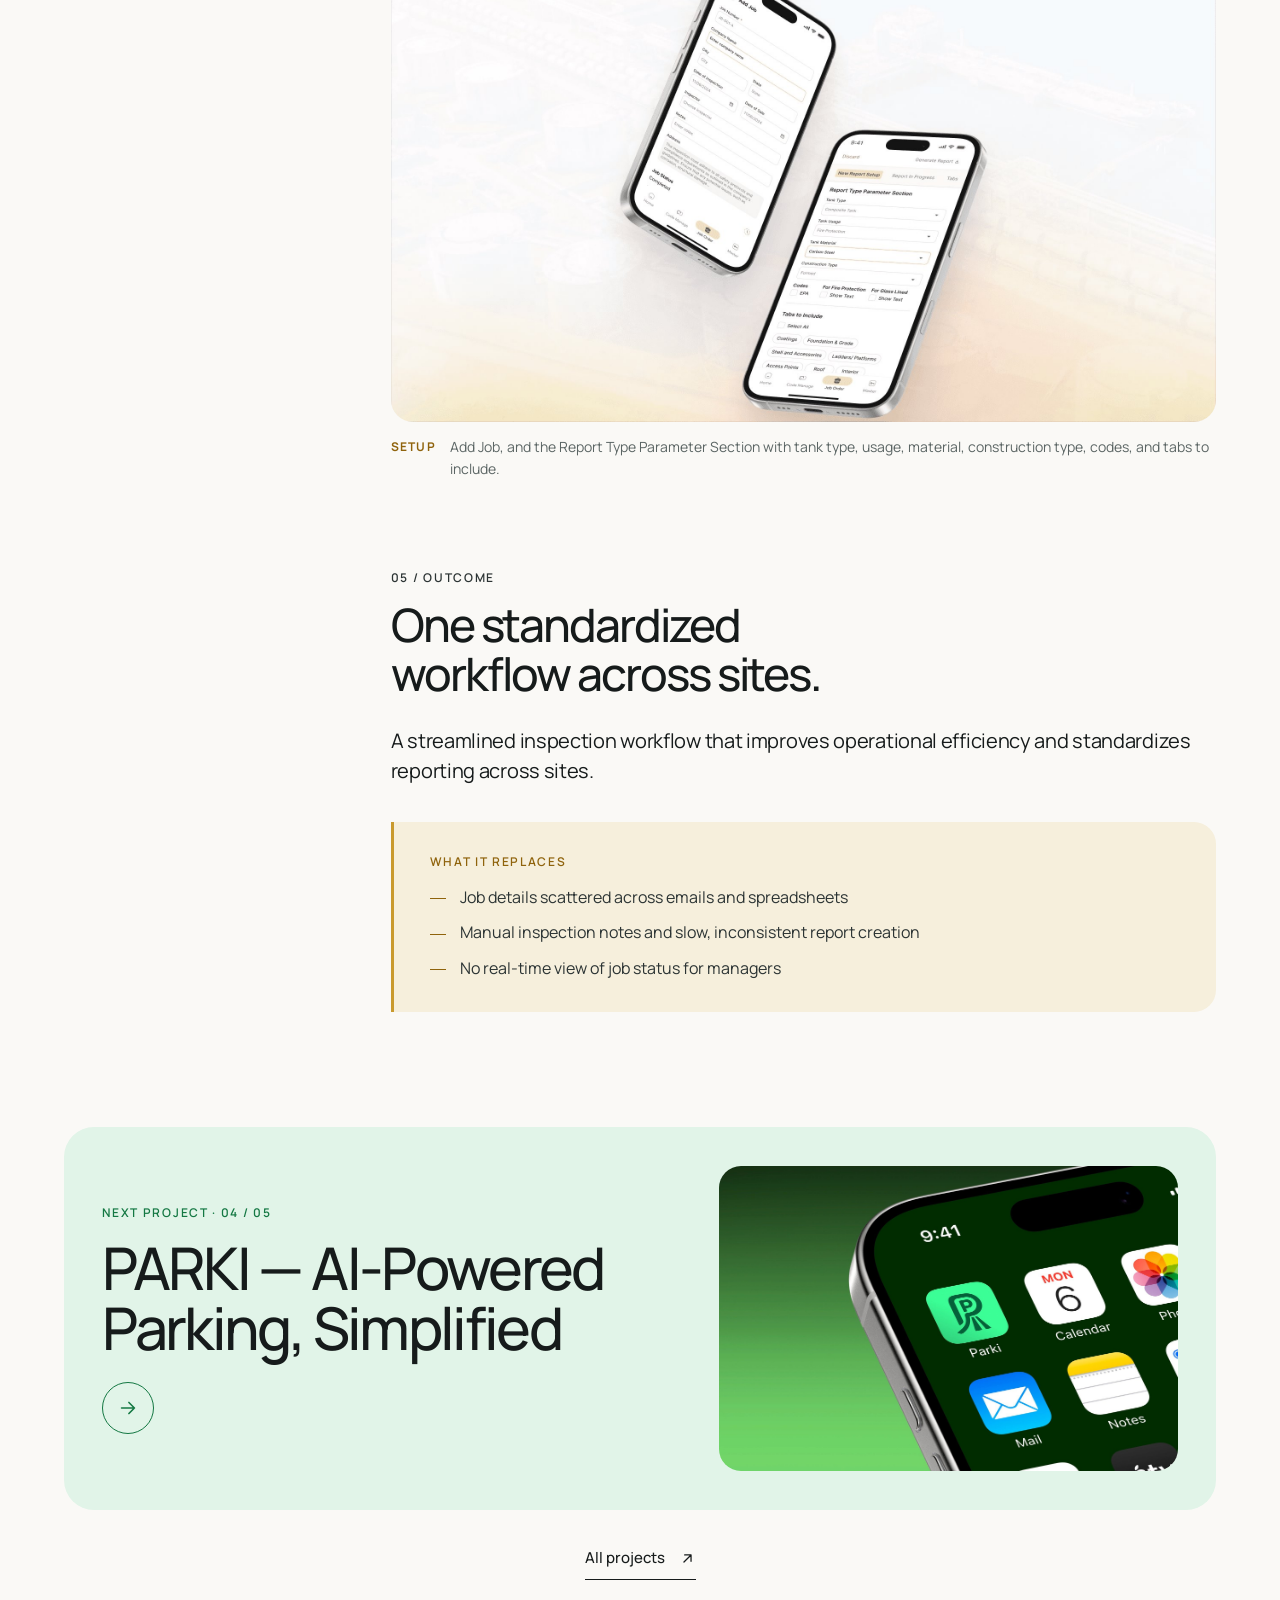
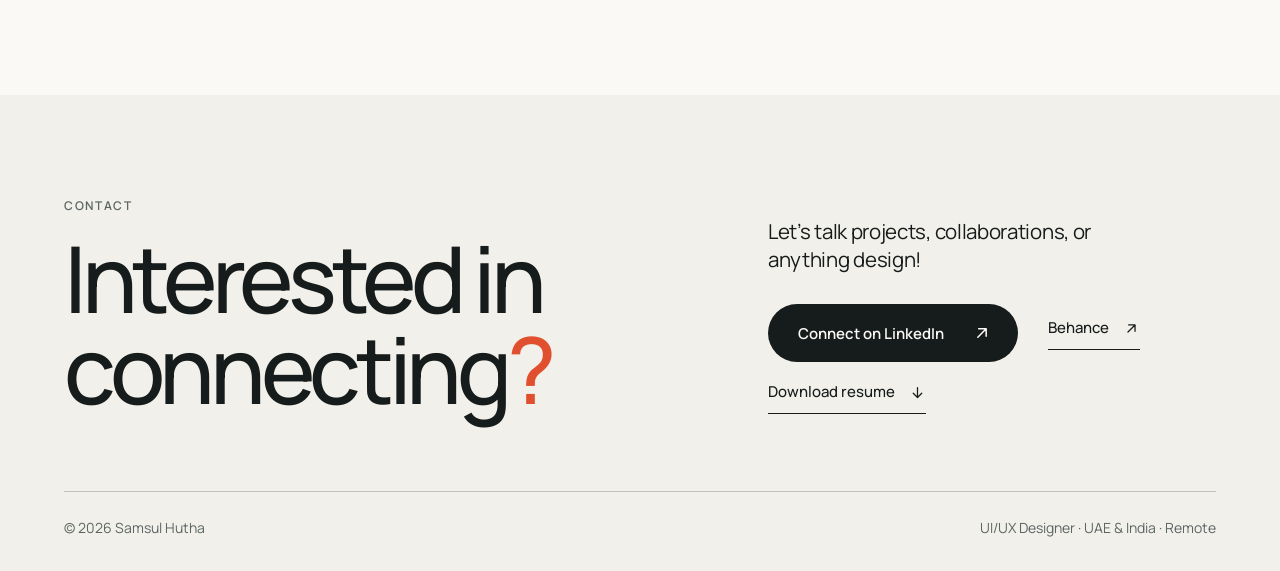
<file: work/job-order-inspection-system.html>
<!doctype html>
<html lang="en" data-theme="light">
<head>
  <meta charset="utf-8">
  <meta name="viewport" content="width=device-width, initial-scale=1">
  <title>Job Order &amp; Inspection Management System · Samsul Hutha</title>
  <meta name="description" content="A mobile-first system for industrial tank cleaning and inspection teams to track job orders, capture inspection data on-site, and generate structured reports. A UI/UX case study by Samsul Hutha.">
  <meta name="theme-color" content="#faf9f6">
  <link rel="icon" href="../assets/favicon.svg" type="image/svg+xml">
  <script>try{document.documentElement.dataset.theme=localStorage.getItem('sh-theme')||'light'}catch(e){}document.documentElement.classList.add('js');window.__jsFallback=setTimeout(function(){document.documentElement.classList.remove('js')},4000);</script>
  <link rel="stylesheet" href="../assets/css/base.css">
  <link rel="stylesheet" href="../assets/css/case.css">
  <script src="../assets/js/main.js" defer></script>
</head>
<body>
  <a class="skip" href="#main">Skip to content</a>

  <header class="site-header">
    <div class="header-inner">
      <a class="brand" href="../index.html" aria-label="Samsul Hutha, home">sh<span>.</span></a>
      <nav class="site-nav" aria-label="Main">
        <a href="../index.html#work" aria-current="true">Work</a>
        <a href="../about.html">About</a>
        <a href="../resume.html">Resume</a>
      </nav>
      <div class="header-actions">
        <button class="theme-toggle" type="button" aria-label="Switch to dark mode" aria-pressed="false"></button>
        <a class="say-hello" href="#contact">Let’s talk <i class="i i-down" aria-hidden="true"></i></a>
        <button class="menu-toggle" type="button" aria-label="Open menu" aria-expanded="false" aria-controls="mobile-menu"></button>
      </div>
    </div>
  </header>

  <div class="mobile-menu" id="mobile-menu" inert>
    <nav aria-label="Mobile">
      <a href="../index.html#work" aria-current="true">Work</a>
      <a href="../about.html">About</a>
      <a href="../resume.html">Resume</a>
    </nav>
    <div class="mobile-menu-foot">
      <a href="https://linkedin.com/in/samsul-hutha" target="_blank" rel="noopener">LinkedIn <i class="i i-ur" aria-hidden="true"></i></a>
      <a href="https://www.behance.net/samsulhutha2" target="_blank" rel="noopener">Behance <i class="i i-ur" aria-hidden="true"></i></a>
    </div>
  </div>

  <main id="main" class="case" data-project="job-order">

    <!-- ===== Hero ===== -->
    <header class="case-hero container">
      <a class="back-link" href="../index.html#work"><i class="i i-left" aria-hidden="true"></i> Selected work</a>
      <p class="case-kicker"><b>03 / 05</b> · Industrial maintenance · 6–8 weeks</p>
      <div class="case-titlerow">
        <h1 class="case-title">Job Order &amp; Inspection Management System<em>.</em></h1>
        <p class="case-summary">Industrial Tank Cleaning &amp; Inspection Service Provider. A mobile-first system for field inspectors and managers to track jobs, capture inspection data, and generate reports.</p>
      </div>
      <dl class="case-meta">
        <div><dt>Role</dt><dd>UI/UX Designer</dd></div>
        <div><dt>Industry</dt><dd>Heavy Infrastructure &amp; Industrial Maintenance</dd></div>
        <div><dt>Duration</dt><dd>6–8 weeks</dd></div>
        <div><dt>Platform</dt><dd>Mobile-first</dd></div>
      </dl>
      <p class="case-jumps">
        <a class="link" href="#screens">See the design <i class="i i-down" aria-hidden="true"></i></a>
        <a class="link" href="#outcome">Jump to the outcome <i class="i i-down" aria-hidden="true"></i></a>
      </p>
    </header>

    <!-- ===== Lead ===== -->
    <section class="case-lead container" aria-label="Project summary">
      <div class="lead-card" data-reveal>
        <div class="lead-visual"><img src="../assets/img/job-order/cover.jpg" width="2048" height="1365" alt="The job detail screen for job JB-001-A on a phone, with a Report Setup button"></div>
        <div class="lead-points">
          <div><h2>The problem</h2><p>Job details scattered across emails and spreadsheets, manual inspection notes, and slow, inconsistent reports.</p></div>
          <div><h2>The solution</h2><p>A mobile-first system to track job orders in real time, capture inspection data on-site, and generate structured reports.</p></div>
          <div><h2>The result</h2><p>A streamlined inspection workflow that improves operational efficiency and standardizes reporting across sites.</p></div>
        </div>
      </div>
    </section>

    <!-- ===== Brief ===== -->
    <section class="brief container" aria-label="Project brief">
      <div data-reveal><h2>My role</h2><p>UI/UX Designer for a mobile-first job order and inspection system used across multiple locations.</p></div>
      <div data-reveal style="--d:.08s"><h2>Who it’s for</h2><p>Field inspectors who need fast, low-friction data entry in field conditions, and managers who need a centralized view of ongoing and completed jobs.</p></div>
      <div data-reveal style="--d:.16s"><h2>The design challenge</h2><p>Create a clear, structured, mobile-friendly workflow suitable for industrial field environments.</p></div>
    </section>

    <!-- ===== Key screens ===== -->
    <section class="screens container" id="screens" aria-labelledby="screens-title">
      <div class="sec-head" data-reveal>
        <h2 id="screens-title">The design</h2>
        <p>Key screens from the mobile app. Select any image to enlarge it.</p>
      </div>
      <div class="shots">
        <figure class="shot" data-reveal>
          <div class="frame"><img src="../assets/img/job-order/job-list.png" width="1577" height="1074" alt="Two phones showing the Job Orders list with site photos, job numbers, addresses and Pending, Reviewed and Completed status chips" data-zoom loading="lazy" decoding="async"></div>
          <figcaption><b>01</b><span><strong>Job orders.</strong> Each job is a card with a site photo, job number, address, a status chip (Pending, Reviewed, Completed), and the assigned inspector. Search by job number or inspector.</span></figcaption>
        </figure>
        <figure class="shot" data-reveal style="--d:.08s">
          <div class="frame"><img src="../assets/img/job-order/scenes-detail.jpg" width="1949" height="1462" alt="Two phones, one showing the job detail screen and one showing the Edit Job form" data-zoom loading="lazy" decoding="async"></div>
          <figcaption><b>02</b><span><strong>Job detail &amp; edit.</strong> The job’s inspector, dates, and notes on one screen, with a clear Report Setup action and a separate Edit Job form.</span></figcaption>
        </figure>
        <figure class="shot span-2" style="--ar:1934/1074" data-reveal>
          <div class="frame"><img src="../assets/img/job-order/job-forms.png" width="1934" height="1074" alt="Four phone screens: job detail, Edit Job form, Add Job form, and a Delete File confirmation dialog" data-zoom loading="lazy" decoding="async"></div>
          <figcaption><b>03</b><span><strong>Job forms.</strong> Job detail, Edit Job, Add Job, and a Delete confirmation that spells out the action cannot be undone.</span></figcaption>
        </figure>
        <figure class="shot span-2" style="--ar:1934/1074" data-reveal>
          <div class="frame"><img src="../assets/img/job-order/report-flow.png" width="1934" height="1074" alt="Four phone screens of the report flow: New Report Setup, Report in Progress, Tabs with file uploads and condition checks, and Custom Tabs" data-zoom loading="lazy" decoding="async"></div>
          <figcaption><b>04</b><span><strong>Report flow.</strong> New Report Setup, Report in Progress, section Tabs with file upload and current-condition checks, and Custom Tabs, with Discard and Generate Report always at the top.</span></figcaption>
        </figure>
      </div>
    </section>

    <!-- ===== Story ===== -->
    <div class="container">
      <div class="story-divider" data-reveal>
        <h2>The story behind the design</h2>
        <p>Problem, objectives, and outcome</p>
      </div>
    </div>

    <div class="story container" data-story>
      <aside class="toc" data-toc aria-label="Case study sections">
        <p class="toc-project">Industrial maintenance<strong>Job Order &amp; Inspection</strong></p>
        <p class="eyebrow">The story</p>
        <ol>
          <li><a href="#overview">Overview</a></li>
          <li><a href="#problem">The problem</a></li>
          <li><a href="#solution">Goals to screens</a></li>
          <li><a href="#flow">The inspection flow</a></li>
          <li><a href="#outcome">Outcome</a></li>
        </ol>
        <div class="toc-progress" aria-hidden="true"><i></i></div>
      </aside>

      <div class="chapters">

        <section class="chapter" id="overview" data-reveal>
          <p class="eyebrow chapter-num">01 / Overview</p>
          <h2>Fragmented tools in the field. One workflow instead.</h2>
          <p class="lede">The client operates large-scale industrial tank cleaning, inspection, and tower-related services across multiple locations. Field teams were managing inspections using fragmented tools, leading to delays, manual errors, and inconsistent reporting.</p>
          <p><strong>Objective.</strong> Design a mobile-first system that enables field inspectors and managers to:</p>
          <ul class="points">
            <li>Track job orders in real time</li>
            <li>Capture inspection data on-site</li>
            <li>Generate structured inspection reports</li>
            <li>Reduce manual coordination and paperwork</li>
          </ul>
        </section>

        <section class="chapter" id="problem" data-reveal>
          <p class="eyebrow chapter-num">02 / The problem</p>
          <h2>Operational gaps, and what they meant for each user.</h2>
          <div class="cols-2">
            <div>
              <h3>Operational gaps</h3>
              <ul class="points">
                <li>Job details scattered across emails and spreadsheets</li>
                <li>Manual inspection notes increasing risk of errors</li>
                <li>No real-time visibility into job status</li>
                <li>Report creation was slow and inconsistent</li>
              </ul>
            </div>
            <div>
              <h3>User challenges</h3>
              <ul class="points">
                <li>Inspectors needed fast, low-friction data entry in field conditions</li>
                <li>Managers lacked a centralized view of ongoing and completed jobs</li>
                <li>Reports required repetitive formatting work</li>
              </ul>
            </div>
          </div>
          <div class="callout">
            <p class="eyebrow">Design challenge</p>
            <p>Create a clear, structured, mobile-friendly workflow suitable for industrial field environments.</p>
          </div>
        </section>

        <section class="chapter" id="solution" data-reveal>
          <p class="eyebrow chapter-num">03 / Goals to screens</p>
          <h2>Each objective became a part of the app.</h2>
          <p>The four objectives map directly to what the screens do.</p>
          <div class="roles">
            <div class="role"><h3>Track job orders in real time</h3><p>A Job Orders list where every job shows its status (Pending, Reviewed, or Completed) and its inspector, with search by job number or inspector.</p></div>
            <div class="role"><h3>Capture inspection data on-site</h3><p>Add Job and Edit Job forms, plus section tabs with file upload and current-condition checks for the inspector to complete on the spot.</p></div>
            <div class="role"><h3>Generate structured reports</h3><p>A report setup step (tank type, usage, material, construction type, codes, and which tabs to include) that ends in a Generate Report action.</p></div>
            <div class="role"><h3>Reduce coordination &amp; paperwork</h3><p>Job details, the assigned inspector, dates, and notes sit together on a single job screen instead of in emails and spreadsheets.</p></div>
          </div>
        </section>

        <section class="chapter" id="flow" data-reveal>
          <p class="eyebrow chapter-num">04 / The inspection flow</p>
          <h2>From job list to generated report.</h2>
          <p>The inspection follows a simple, linear path, with a persistent bottom bar (Home, Code Manage, Job Order, Master) on every screen.</p>
          <ol class="steps" aria-label="Inspection flow">
            <li><b>01</b><span>Job list</span></li>
            <li><b>02</b><span>Job detail</span></li>
            <li><b>03</b><span>Report setup</span></li>
            <li><b>04</b><span>Report in progress</span></li>
            <li><b>05</b><span>Section tabs</span></li>
            <li><b>06</b><span>Generate report</span></li>
          </ol>
          <figure class="fig">
            <div class="frame"><img src="../assets/img/job-order/scenes-forms.jpg" width="1934" height="1074" alt="Two phones: the Add Job form and the Report Type Parameter Section with tank type, usage, material and construction type" data-zoom loading="lazy" decoding="async"></div>
            <figcaption><b>Setup</b><span>Add Job, and the Report Type Parameter Section with tank type, usage, material, construction type, codes, and tabs to include.</span></figcaption>
          </figure>
        </section>

        <section class="chapter" id="outcome" data-reveal>
          <p class="eyebrow chapter-num">05 / Outcome</p>
          <h2>One standardized workflow across sites.</h2>
          <p class="lede">A streamlined inspection workflow that improves operational efficiency and standardizes reporting across sites.</p>
          <div class="callout">
            <p class="eyebrow">What it replaces</p>
            <ul class="points">
              <li>Job details scattered across emails and spreadsheets</li>
              <li>Manual inspection notes and slow, inconsistent report creation</li>
              <li>No real-time view of job status for managers</li>
            </ul>
          </div>
        </section>

      </div>
    </div>

    <!-- ===== Next ===== -->
    <aside class="next container" aria-label="Next project">
      <a class="next-card" href="parki.html" style="--np:var(--parki-text);--nw:var(--parki-wash)" data-reveal>
        <div>
          <p class="eyebrow">Next project · 04 / 05</p>
          <h2>PARKI — AI-Powered Parking, Simplified</h2>
          <span class="round" aria-hidden="true"><i class="i i-right"></i></span>
        </div>
        <div class="next-thumb"><img src="../assets/img/parki/cover.jpg" width="2048" height="1366" alt="" loading="lazy" decoding="async"></div>
      </a>
      <p class="next-all"><a class="link" href="../index.html#work">All projects <i class="i i-ur" aria-hidden="true"></i></a></p>
    </aside>

  </main>

  <footer class="site-footer" id="contact">
    <div class="container">
      <div class="footer-top">
        <div data-reveal>
          <p class="eyebrow muted">Contact</p>
          <h2 class="footer-title">Interested in connecting<em>?</em></h2>
        </div>
        <div data-reveal style="--d:.1s">
          <p class="footer-lead">Let’s talk projects, collaborations, or anything design!</p>
          <div class="footer-actions">
            <a class="btn" href="https://linkedin.com/in/samsul-hutha" target="_blank" rel="noopener">Connect on LinkedIn <i class="i i-ur" aria-hidden="true"></i></a>
            <a class="link" href="https://www.behance.net/samsulhutha2" target="_blank" rel="noopener">Behance <i class="i i-ur" aria-hidden="true"></i></a>
            <a class="link" href="https://drive.google.com/file/d/1HuCnPabCgV5cMyUTn5ThWEDkm9vr7SHH/view?usp=drive_link" target="_blank" rel="noopener">Download resume <i class="i i-down" aria-hidden="true"></i></a>
          </div>
        </div>
      </div>
      <div class="footer-bar">
        <span>© <span data-year>2026</span> Samsul Hutha</span>
        <span>UI/UX Designer · UAE &amp; India · Remote</span>
      </div>
    </div>
  </footer>

  <button class="to-top" type="button" aria-label="Back to top">
    <svg viewBox="0 0 54 54" aria-hidden="true"><circle cx="27" cy="27" r="25.5" pathLength="100"></circle></svg>
    <i class="i i-up" aria-hidden="true"></i>
  </button>
</body>
</html>
</file>
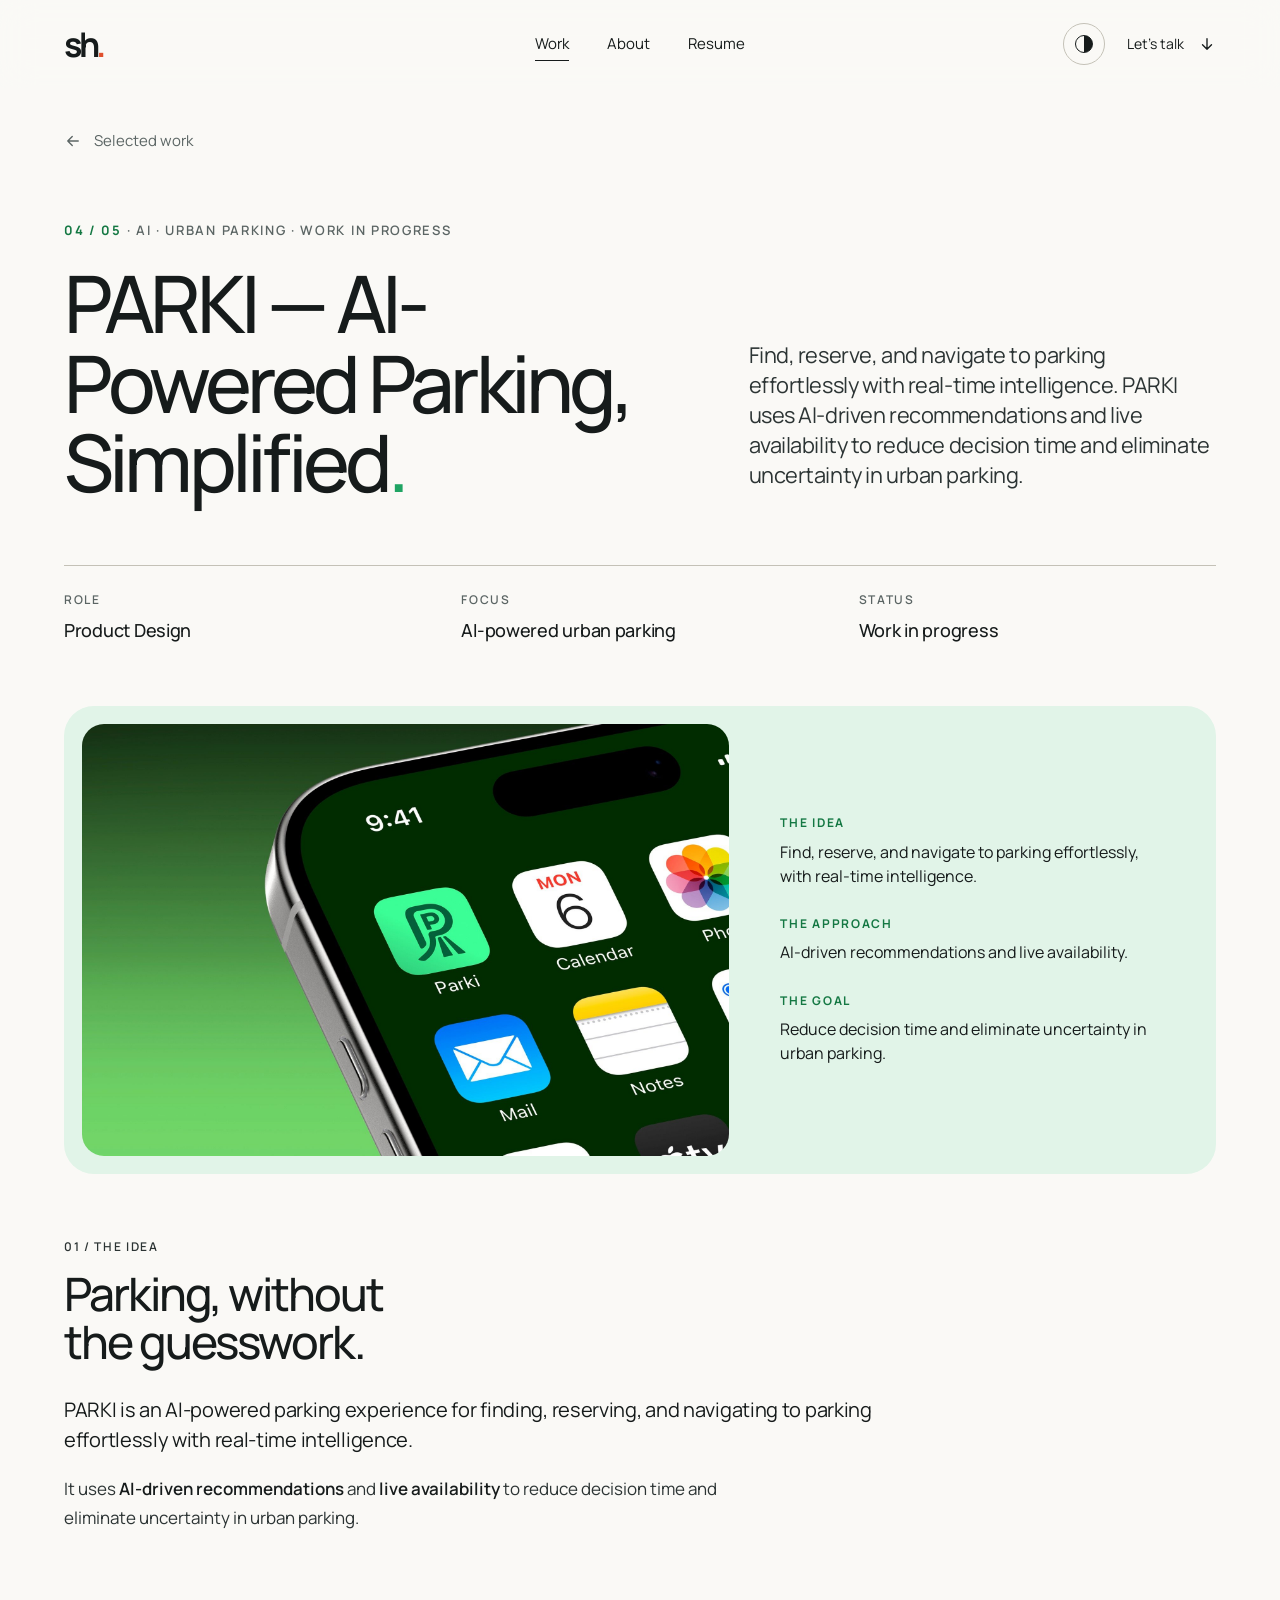
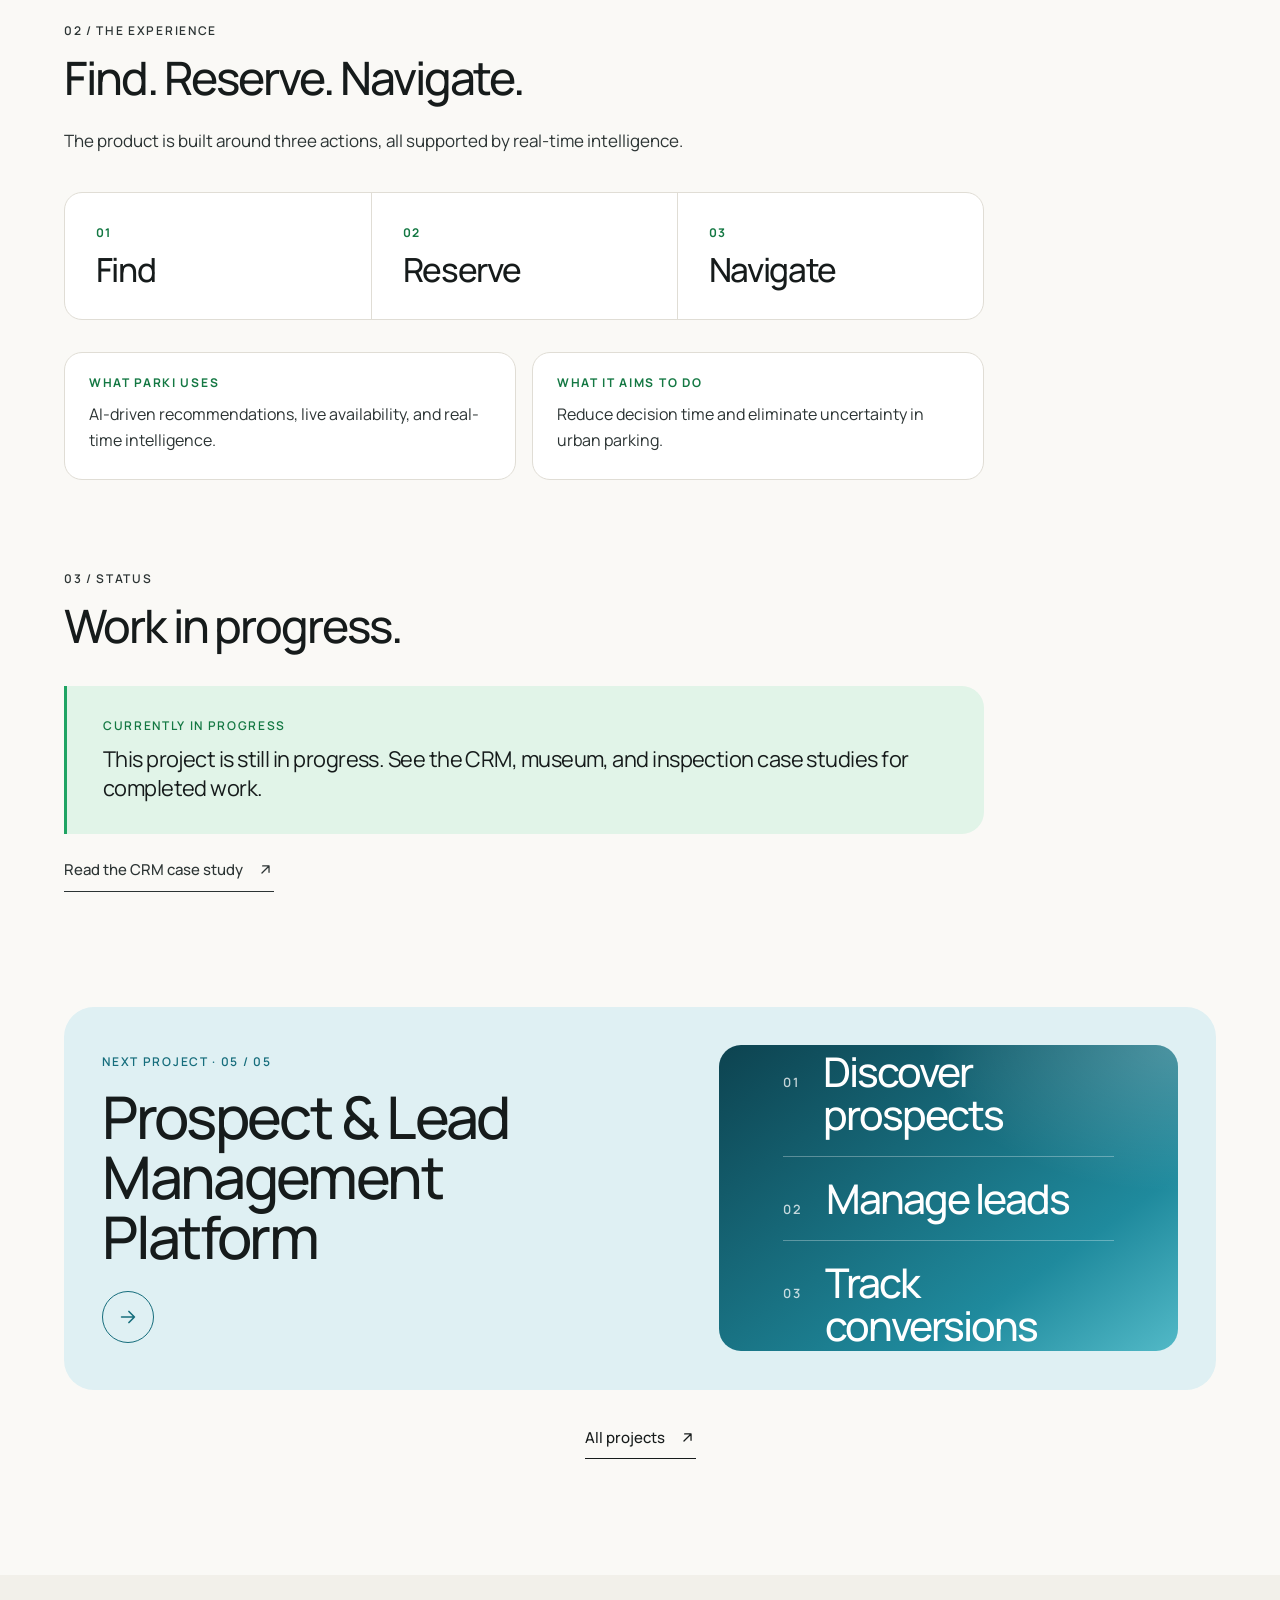
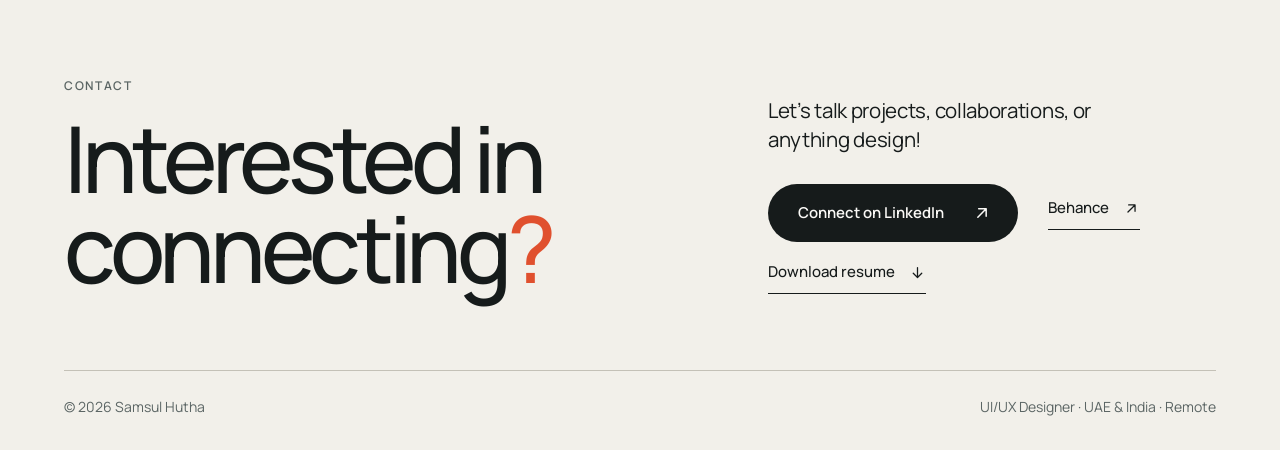
<file: work/parki.html>
<!doctype html>
<html lang="en" data-theme="light">
<head>
  <meta charset="utf-8">
  <meta name="viewport" content="width=device-width, initial-scale=1">
  <title>PARKI — AI-Powered Parking, Simplified · Samsul Hutha</title>
  <meta name="description" content="Find, reserve, and navigate to parking effortlessly with real-time intelligence. AI-driven recommendations and live availability reduce decision time and eliminate uncertainty in urban parking.">
  <meta name="theme-color" content="#faf9f6">
  <link rel="icon" href="../assets/favicon.svg" type="image/svg+xml">
  <script>try{document.documentElement.dataset.theme=localStorage.getItem('sh-theme')||'light'}catch(e){}document.documentElement.classList.add('js');window.__jsFallback=setTimeout(function(){document.documentElement.classList.remove('js')},4000);</script>
  <link rel="stylesheet" href="../assets/css/base.css">
  <link rel="stylesheet" href="../assets/css/case.css">
  <script src="../assets/js/main.js" defer></script>
</head>
<body>
  <a class="skip" href="#main">Skip to content</a>

  <header class="site-header">
    <div class="header-inner">
      <a class="brand" href="../index.html" aria-label="Samsul Hutha, home">sh<span>.</span></a>
      <nav class="site-nav" aria-label="Main">
        <a href="../index.html#work" aria-current="true">Work</a>
        <a href="../about.html">About</a>
        <a href="../resume.html">Resume</a>
      </nav>
      <div class="header-actions">
        <button class="theme-toggle" type="button" aria-label="Switch to dark mode" aria-pressed="false"></button>
        <a class="say-hello" href="#contact">Let’s talk <i class="i i-down" aria-hidden="true"></i></a>
        <button class="menu-toggle" type="button" aria-label="Open menu" aria-expanded="false" aria-controls="mobile-menu"></button>
      </div>
    </div>
  </header>

  <div class="mobile-menu" id="mobile-menu" inert>
    <nav aria-label="Mobile">
      <a href="../index.html#work" aria-current="true">Work</a>
      <a href="../about.html">About</a>
      <a href="../resume.html">Resume</a>
    </nav>
    <div class="mobile-menu-foot">
      <a href="https://linkedin.com/in/samsul-hutha" target="_blank" rel="noopener">LinkedIn <i class="i i-ur" aria-hidden="true"></i></a>
      <a href="https://www.behance.net/samsulhutha2" target="_blank" rel="noopener">Behance <i class="i i-ur" aria-hidden="true"></i></a>
    </div>
  </div>

  <main id="main" class="case" data-project="parki">

    <!-- ===== Hero ===== -->
    <header class="case-hero container">
      <a class="back-link" href="../index.html#work"><i class="i i-left" aria-hidden="true"></i> Selected work</a>
      <p class="case-kicker"><b>04 / 05</b> · AI · Urban parking · Work in progress</p>
      <div class="case-titlerow">
        <h1 class="case-title">PARKI — AI-Powered Parking, Simplified<em>.</em></h1>
        <p class="case-summary">Find, reserve, and navigate to parking effortlessly with real-time intelligence. PARKI uses AI-driven recommendations and live availability to reduce decision time and eliminate uncertainty in urban parking.</p>
      </div>
      <dl class="case-meta">
        <div><dt>Role</dt><dd>Product Design</dd></div>
        <div><dt>Focus</dt><dd>AI-powered urban parking</dd></div>
        <div><dt>Status</dt><dd>Work in progress</dd></div>
      </dl>
    </header>

    <!-- ===== Lead ===== -->
    <section class="case-lead container" aria-label="Project summary">
      <div class="lead-card" data-reveal>
        <div class="lead-visual"><img src="../assets/img/parki/cover.jpg" width="2048" height="1366" alt="The Parki app icon on the home screen of a phone"></div>
        <div class="lead-points">
          <div><h2>The idea</h2><p>Find, reserve, and navigate to parking effortlessly, with real-time intelligence.</p></div>
          <div><h2>The approach</h2><p>AI-driven recommendations and live availability.</p></div>
          <div><h2>The goal</h2><p>Reduce decision time and eliminate uncertainty in urban parking.</p></div>
        </div>
      </div>
    </section>

    <!-- ===== Story (single column while the case study is in progress) ===== -->
    <div class="story solo container" data-story>
      <div class="chapters">

        <section class="chapter" id="idea" data-reveal>
          <p class="eyebrow chapter-num">01 / The idea</p>
          <h2>Parking, without the guesswork.</h2>
          <p class="lede">PARKI is an AI-powered parking experience for finding, reserving, and navigating to parking effortlessly with real-time intelligence.</p>
          <p>It uses <strong>AI-driven recommendations</strong> and <strong>live availability</strong> to reduce decision time and eliminate uncertainty in urban parking.</p>
        </section>

        <section class="chapter" id="journey" data-reveal>
          <p class="eyebrow chapter-num">02 / The experience</p>
          <h2>Find. Reserve. Navigate.</h2>
          <p>The product is built around three actions, all supported by real-time intelligence.</p>
          <ol class="steps" aria-label="Core actions">
            <li><b>01</b><span>Find</span></li>
            <li><b>02</b><span>Reserve</span></li>
            <li><b>03</b><span>Navigate</span></li>
          </ol>
          <div class="glance" style="grid-template-columns:repeat(2,minmax(0,1fr))">
            <article><h3>What PARKI uses</h3><p>AI-driven recommendations, live availability, and real-time intelligence.</p></article>
            <article><h3>What it aims to do</h3><p>Reduce decision time and eliminate uncertainty in urban parking.</p></article>
          </div>
        </section>

        <section class="chapter" id="status" data-reveal>
          <p class="eyebrow chapter-num">03 / Status</p>
          <h2>Work in progress.</h2>
          <div class="callout">
            <p class="eyebrow">Currently in progress</p>
            <p>This project is still in progress. See the CRM, museum, and inspection case studies for completed work.</p>
          </div>
          <p><a class="link" href="client-portal-crm.html">Read the CRM case study <i class="i i-ur" aria-hidden="true"></i></a></p>
        </section>

      </div>
    </div>

    <!-- ===== Next ===== -->
    <aside class="next container" aria-label="Next project">
      <a class="next-card" href="prospect-lead-management.html" style="--np:var(--prospect-text);--nw:var(--prospect-wash)" data-reveal>
        <div>
          <p class="eyebrow">Next project · 05 / 05</p>
          <h2>Prospect &amp; Lead Management Platform</h2>
          <span class="round" aria-hidden="true"><i class="i i-right"></i></span>
        </div>
        <div class="next-thumb"><div class="cover-type"><span><b>01</b>Discover prospects</span><span><b>02</b>Manage leads</span><span><b>03</b>Track conversions</span></div></div>
      </a>
      <p class="next-all"><a class="link" href="../index.html#work">All projects <i class="i i-ur" aria-hidden="true"></i></a></p>
    </aside>

  </main>

  <footer class="site-footer" id="contact">
    <div class="container">
      <div class="footer-top">
        <div data-reveal>
          <p class="eyebrow muted">Contact</p>
          <h2 class="footer-title">Interested in connecting<em>?</em></h2>
        </div>
        <div data-reveal style="--d:.1s">
          <p class="footer-lead">Let’s talk projects, collaborations, or anything design!</p>
          <div class="footer-actions">
            <a class="btn" href="https://linkedin.com/in/samsul-hutha" target="_blank" rel="noopener">Connect on LinkedIn <i class="i i-ur" aria-hidden="true"></i></a>
            <a class="link" href="https://www.behance.net/samsulhutha2" target="_blank" rel="noopener">Behance <i class="i i-ur" aria-hidden="true"></i></a>
            <a class="link" href="https://drive.google.com/file/d/1HuCnPabCgV5cMyUTn5ThWEDkm9vr7SHH/view?usp=drive_link" target="_blank" rel="noopener">Download resume <i class="i i-down" aria-hidden="true"></i></a>
          </div>
        </div>
      </div>
      <div class="footer-bar">
        <span>© <span data-year>2026</span> Samsul Hutha</span>
        <span>UI/UX Designer · UAE &amp; India · Remote</span>
      </div>
    </div>
  </footer>

  <button class="to-top" type="button" aria-label="Back to top">
    <svg viewBox="0 0 54 54" aria-hidden="true"><circle cx="27" cy="27" r="25.5" pathLength="100"></circle></svg>
    <i class="i i-up" aria-hidden="true"></i>
  </button>
</body>
</html>
</file>
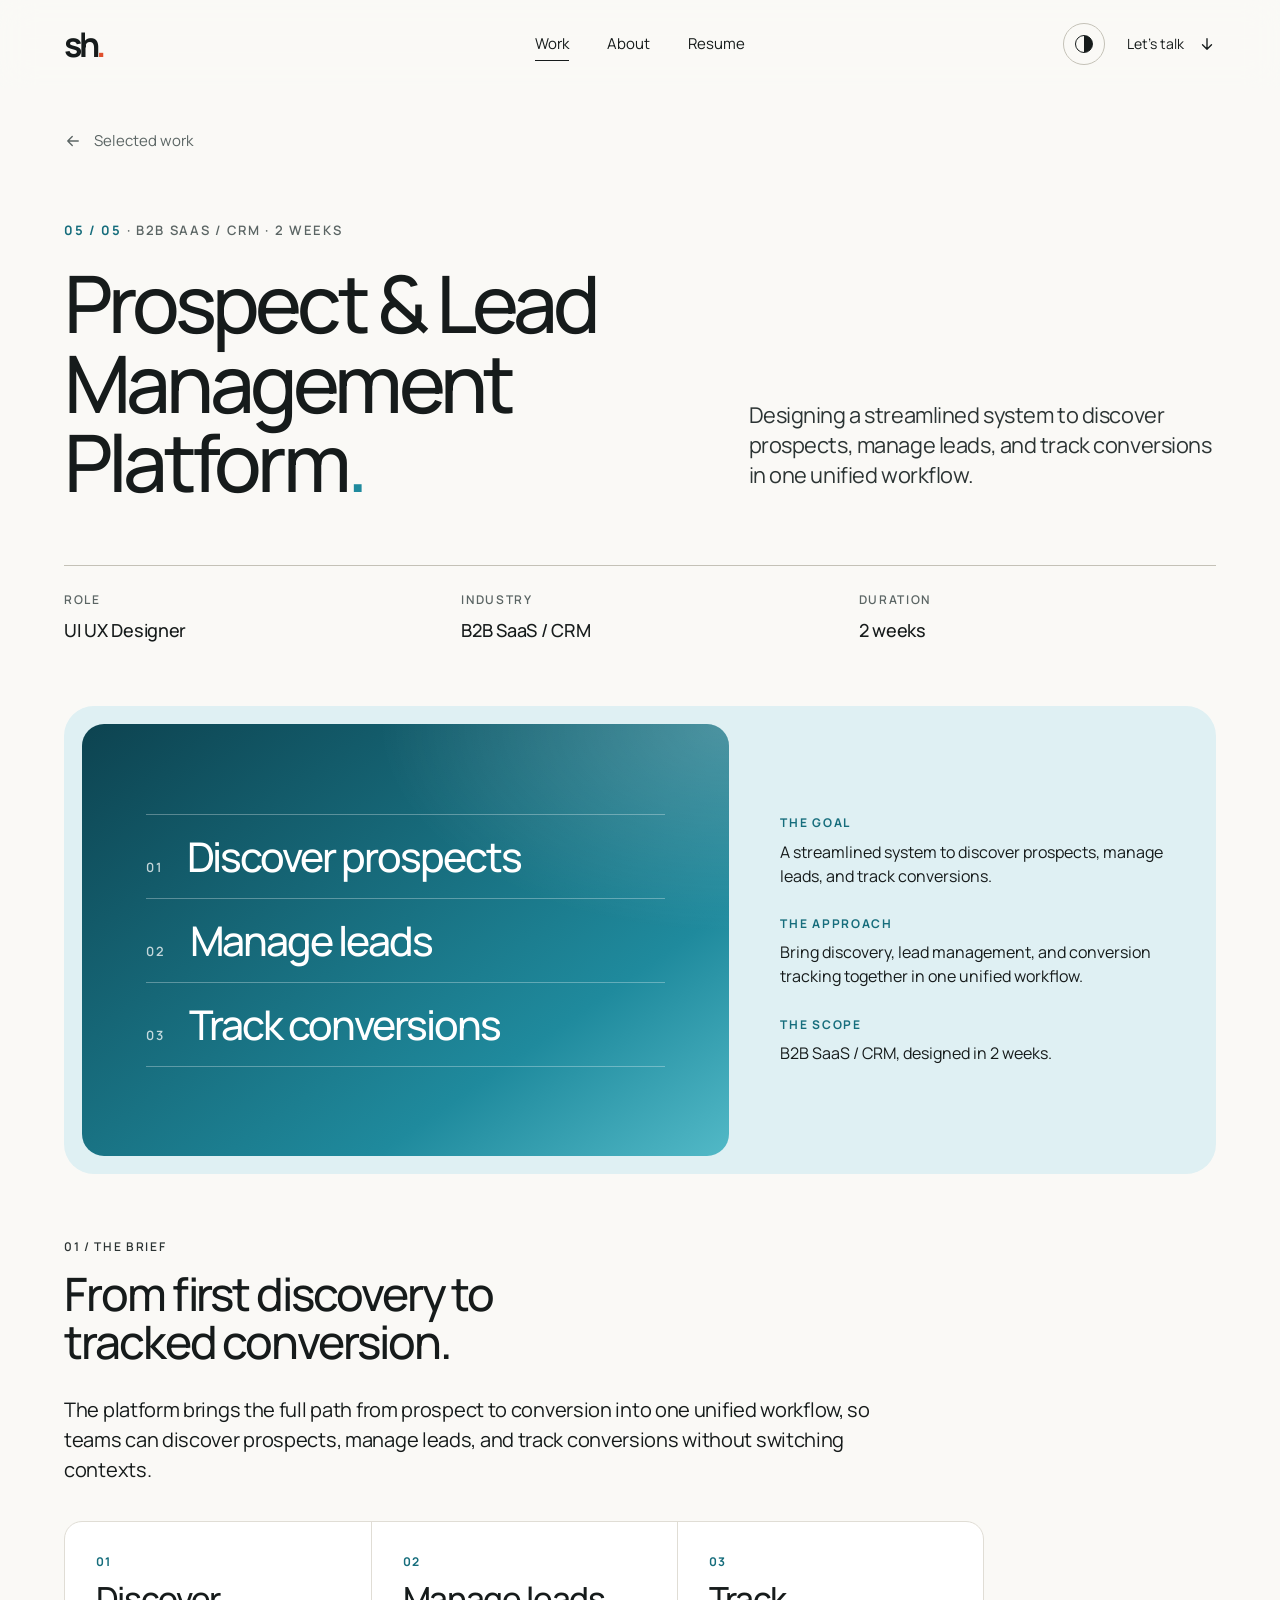
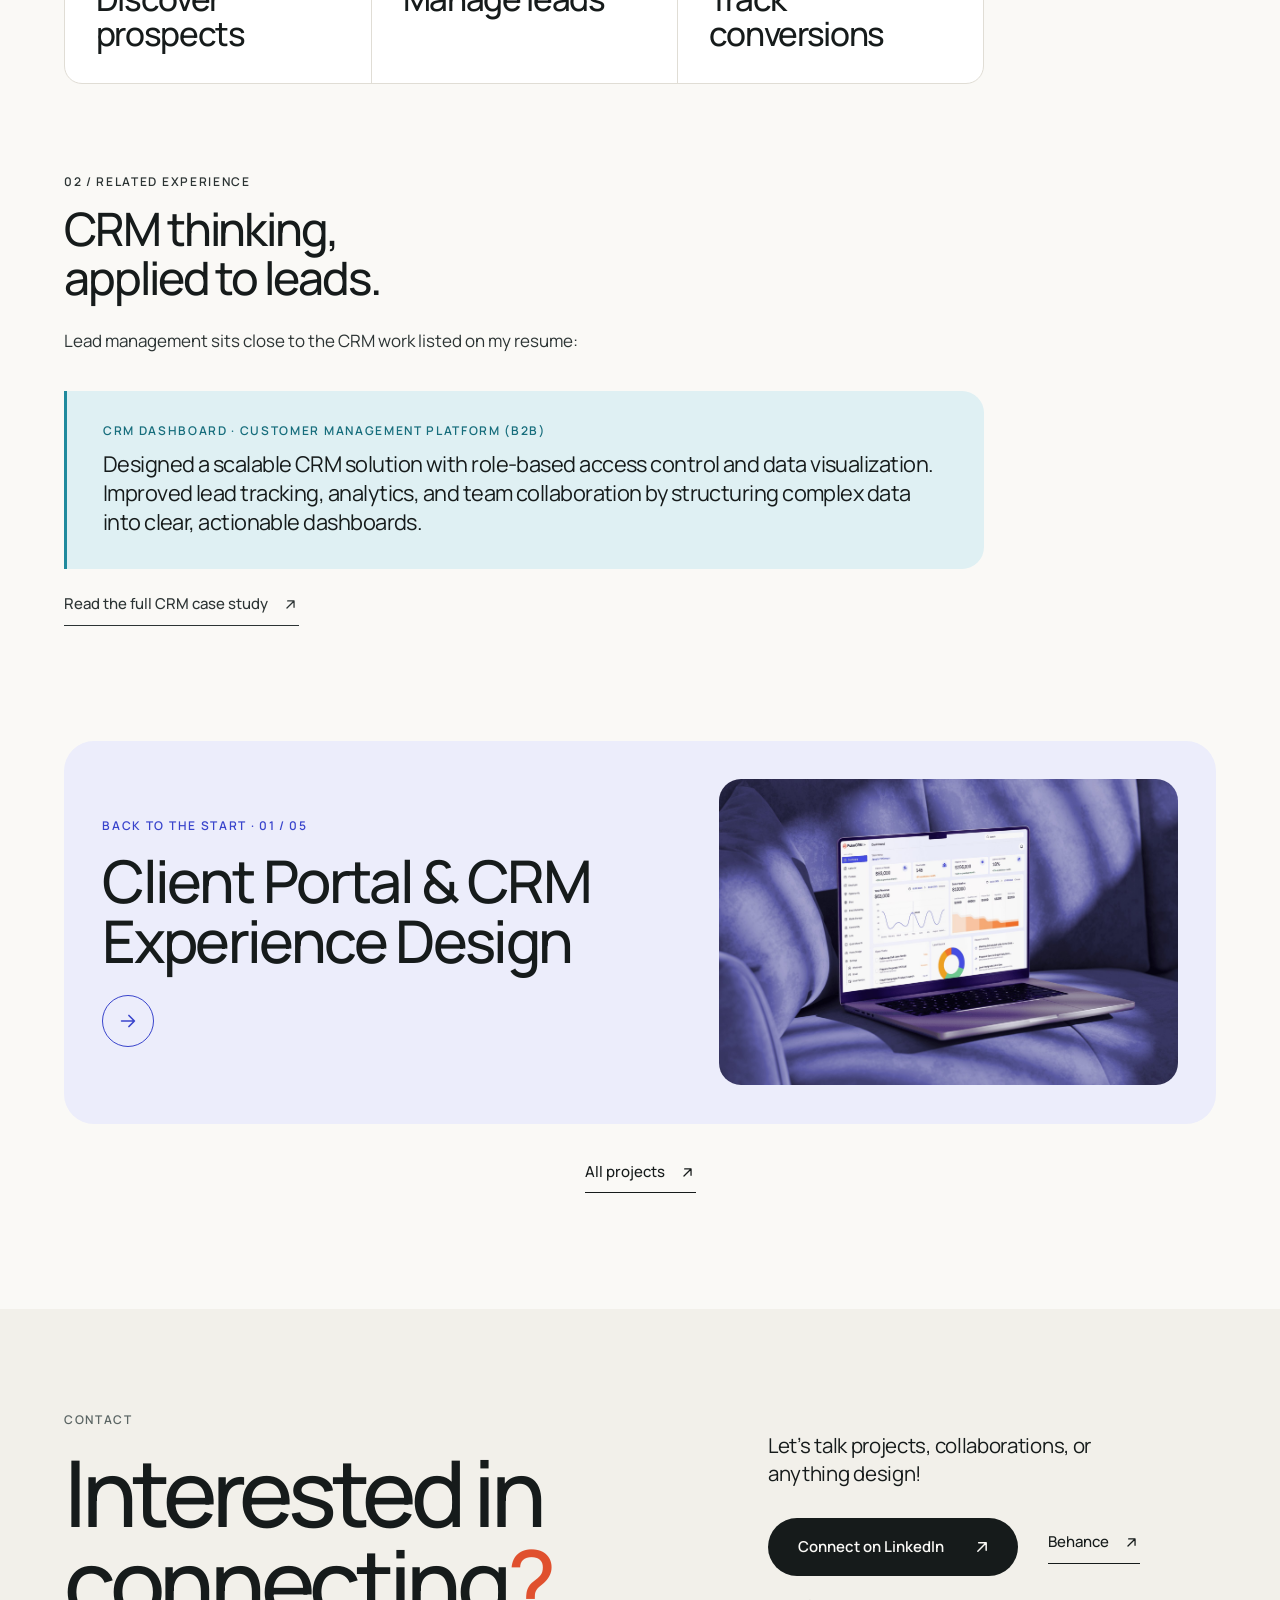
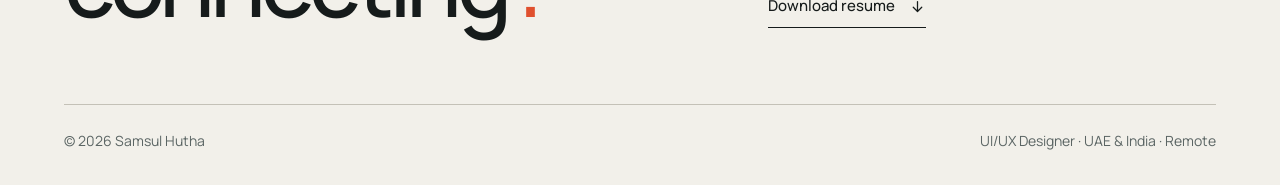
<file: work/prospect-lead-management.html>
<!doctype html>
<html lang="en" data-theme="light">
<head>
  <meta charset="utf-8">
  <meta name="viewport" content="width=device-width, initial-scale=1">
  <title>Prospect &amp; Lead Management Platform · Samsul Hutha</title>
  <meta name="description" content="Designing a streamlined system to discover prospects, manage leads, and track conversions in one unified workflow. A UI/UX project by Samsul Hutha.">
  <meta name="theme-color" content="#faf9f6">
  <link rel="icon" href="../assets/favicon.svg" type="image/svg+xml">
  <script>try{document.documentElement.dataset.theme=localStorage.getItem('sh-theme')||'light'}catch(e){}document.documentElement.classList.add('js');window.__jsFallback=setTimeout(function(){document.documentElement.classList.remove('js')},4000);</script>
  <link rel="stylesheet" href="../assets/css/base.css">
  <link rel="stylesheet" href="../assets/css/case.css">
  <script src="../assets/js/main.js" defer></script>
</head>
<body>
  <a class="skip" href="#main">Skip to content</a>

  <header class="site-header">
    <div class="header-inner">
      <a class="brand" href="../index.html" aria-label="Samsul Hutha, home">sh<span>.</span></a>
      <nav class="site-nav" aria-label="Main">
        <a href="../index.html#work" aria-current="true">Work</a>
        <a href="../about.html">About</a>
        <a href="../resume.html">Resume</a>
      </nav>
      <div class="header-actions">
        <button class="theme-toggle" type="button" aria-label="Switch to dark mode" aria-pressed="false"></button>
        <a class="say-hello" href="#contact">Let’s talk <i class="i i-down" aria-hidden="true"></i></a>
        <button class="menu-toggle" type="button" aria-label="Open menu" aria-expanded="false" aria-controls="mobile-menu"></button>
      </div>
    </div>
  </header>

  <div class="mobile-menu" id="mobile-menu" inert>
    <nav aria-label="Mobile">
      <a href="../index.html#work" aria-current="true">Work</a>
      <a href="../about.html">About</a>
      <a href="../resume.html">Resume</a>
    </nav>
    <div class="mobile-menu-foot">
      <a href="https://linkedin.com/in/samsul-hutha" target="_blank" rel="noopener">LinkedIn <i class="i i-ur" aria-hidden="true"></i></a>
      <a href="https://www.behance.net/samsulhutha2" target="_blank" rel="noopener">Behance <i class="i i-ur" aria-hidden="true"></i></a>
    </div>
  </div>

  <main id="main" class="case" data-project="prospect">

    <!-- ===== Hero ===== -->
    <header class="case-hero container">
      <a class="back-link" href="../index.html#work"><i class="i i-left" aria-hidden="true"></i> Selected work</a>
      <p class="case-kicker"><b>05 / 05</b> · B2B SaaS / CRM · 2 weeks</p>
      <div class="case-titlerow">
        <h1 class="case-title">Prospect &amp; Lead Management Platform<em>.</em></h1>
        <p class="case-summary">Designing a streamlined system to discover prospects, manage leads, and track conversions in one unified workflow.</p>
      </div>
      <dl class="case-meta">
        <div><dt>Role</dt><dd>UI UX Designer</dd></div>
        <div><dt>Industry</dt><dd>B2B SaaS / CRM</dd></div>
        <div><dt>Duration</dt><dd>2 weeks</dd></div>
      </dl>
    </header>

    <!-- ===== Lead ===== -->
    <section class="case-lead container" aria-label="Project summary">
      <div class="lead-card" data-reveal>
        <div class="lead-visual">
          <div class="cover-type">
            <span><b>01</b>Discover prospects</span>
            <span><b>02</b>Manage leads</span>
            <span><b>03</b>Track conversions</span>
          </div>
        </div>
        <div class="lead-points">
          <div><h2>The goal</h2><p>A streamlined system to discover prospects, manage leads, and track conversions.</p></div>
          <div><h2>The approach</h2><p>Bring discovery, lead management, and conversion tracking together in one unified workflow.</p></div>
          <div><h2>The scope</h2><p>B2B SaaS / CRM, designed in 2 weeks.</p></div>
        </div>
      </div>
    </section>

    <!-- ===== Story (single column while this write-up is short) ===== -->
    <div class="story solo container" data-story>
      <div class="chapters">

        <section class="chapter" id="brief" data-reveal>
          <p class="eyebrow chapter-num">01 / The brief</p>
          <h2>From first discovery to tracked conversion.</h2>
          <p class="lede">The platform brings the full path from prospect to conversion into one unified workflow, so teams can discover prospects, manage leads, and track conversions without switching contexts.</p>
          <ol class="steps" aria-label="Three stages of the workflow">
            <li><b>01</b><span>Discover prospects</span></li>
            <li><b>02</b><span>Manage leads</span></li>
            <li><b>03</b><span>Track conversions</span></li>
          </ol>
        </section>

        <section class="chapter" id="related" data-reveal>
          <p class="eyebrow chapter-num">02 / Related experience</p>
          <h2>CRM thinking, applied to leads.</h2>
          <p>Lead management sits close to the CRM work listed on my resume:</p>
          <div class="callout">
            <p class="eyebrow">CRM Dashboard · Customer Management Platform (B2B)</p>
            <p>Designed a scalable CRM solution with role-based access control and data visualization. Improved lead tracking, analytics, and team collaboration by structuring complex data into clear, actionable dashboards.</p>
          </div>
          <p><a class="link" href="client-portal-crm.html">Read the full CRM case study <i class="i i-ur" aria-hidden="true"></i></a></p>
        </section>

      </div>
    </div>

    <!-- ===== Next ===== -->
    <aside class="next container" aria-label="Next project">
      <a class="next-card" href="client-portal-crm.html" style="--np:var(--crm-text);--nw:var(--crm-wash)" data-reveal>
        <div>
          <p class="eyebrow">Back to the start · 01 / 05</p>
          <h2>Client Portal &amp; CRM Experience Design</h2>
          <span class="round" aria-hidden="true"><i class="i i-right"></i></span>
        </div>
        <div class="next-thumb"><img src="../assets/img/crm/cover.jpg" width="2048" height="1365" alt="" loading="lazy" decoding="async"></div>
      </a>
      <p class="next-all"><a class="link" href="../index.html#work">All projects <i class="i i-ur" aria-hidden="true"></i></a></p>
    </aside>

  </main>

  <footer class="site-footer" id="contact">
    <div class="container">
      <div class="footer-top">
        <div data-reveal>
          <p class="eyebrow muted">Contact</p>
          <h2 class="footer-title">Interested in connecting<em>?</em></h2>
        </div>
        <div data-reveal style="--d:.1s">
          <p class="footer-lead">Let’s talk projects, collaborations, or anything design!</p>
          <div class="footer-actions">
            <a class="btn" href="https://linkedin.com/in/samsul-hutha" target="_blank" rel="noopener">Connect on LinkedIn <i class="i i-ur" aria-hidden="true"></i></a>
            <a class="link" href="https://www.behance.net/samsulhutha2" target="_blank" rel="noopener">Behance <i class="i i-ur" aria-hidden="true"></i></a>
            <a class="link" href="https://drive.google.com/file/d/1HuCnPabCgV5cMyUTn5ThWEDkm9vr7SHH/view?usp=drive_link" target="_blank" rel="noopener">Download resume <i class="i i-down" aria-hidden="true"></i></a>
          </div>
        </div>
      </div>
      <div class="footer-bar">
        <span>© <span data-year>2026</span> Samsul Hutha</span>
        <span>UI/UX Designer · UAE &amp; India · Remote</span>
      </div>
    </div>
  </footer>

  <button class="to-top" type="button" aria-label="Back to top">
    <svg viewBox="0 0 54 54" aria-hidden="true"><circle cx="27" cy="27" r="25.5" pathLength="100"></circle></svg>
    <i class="i i-up" aria-hidden="true"></i>
  </button>
</body>
</html>
</file>
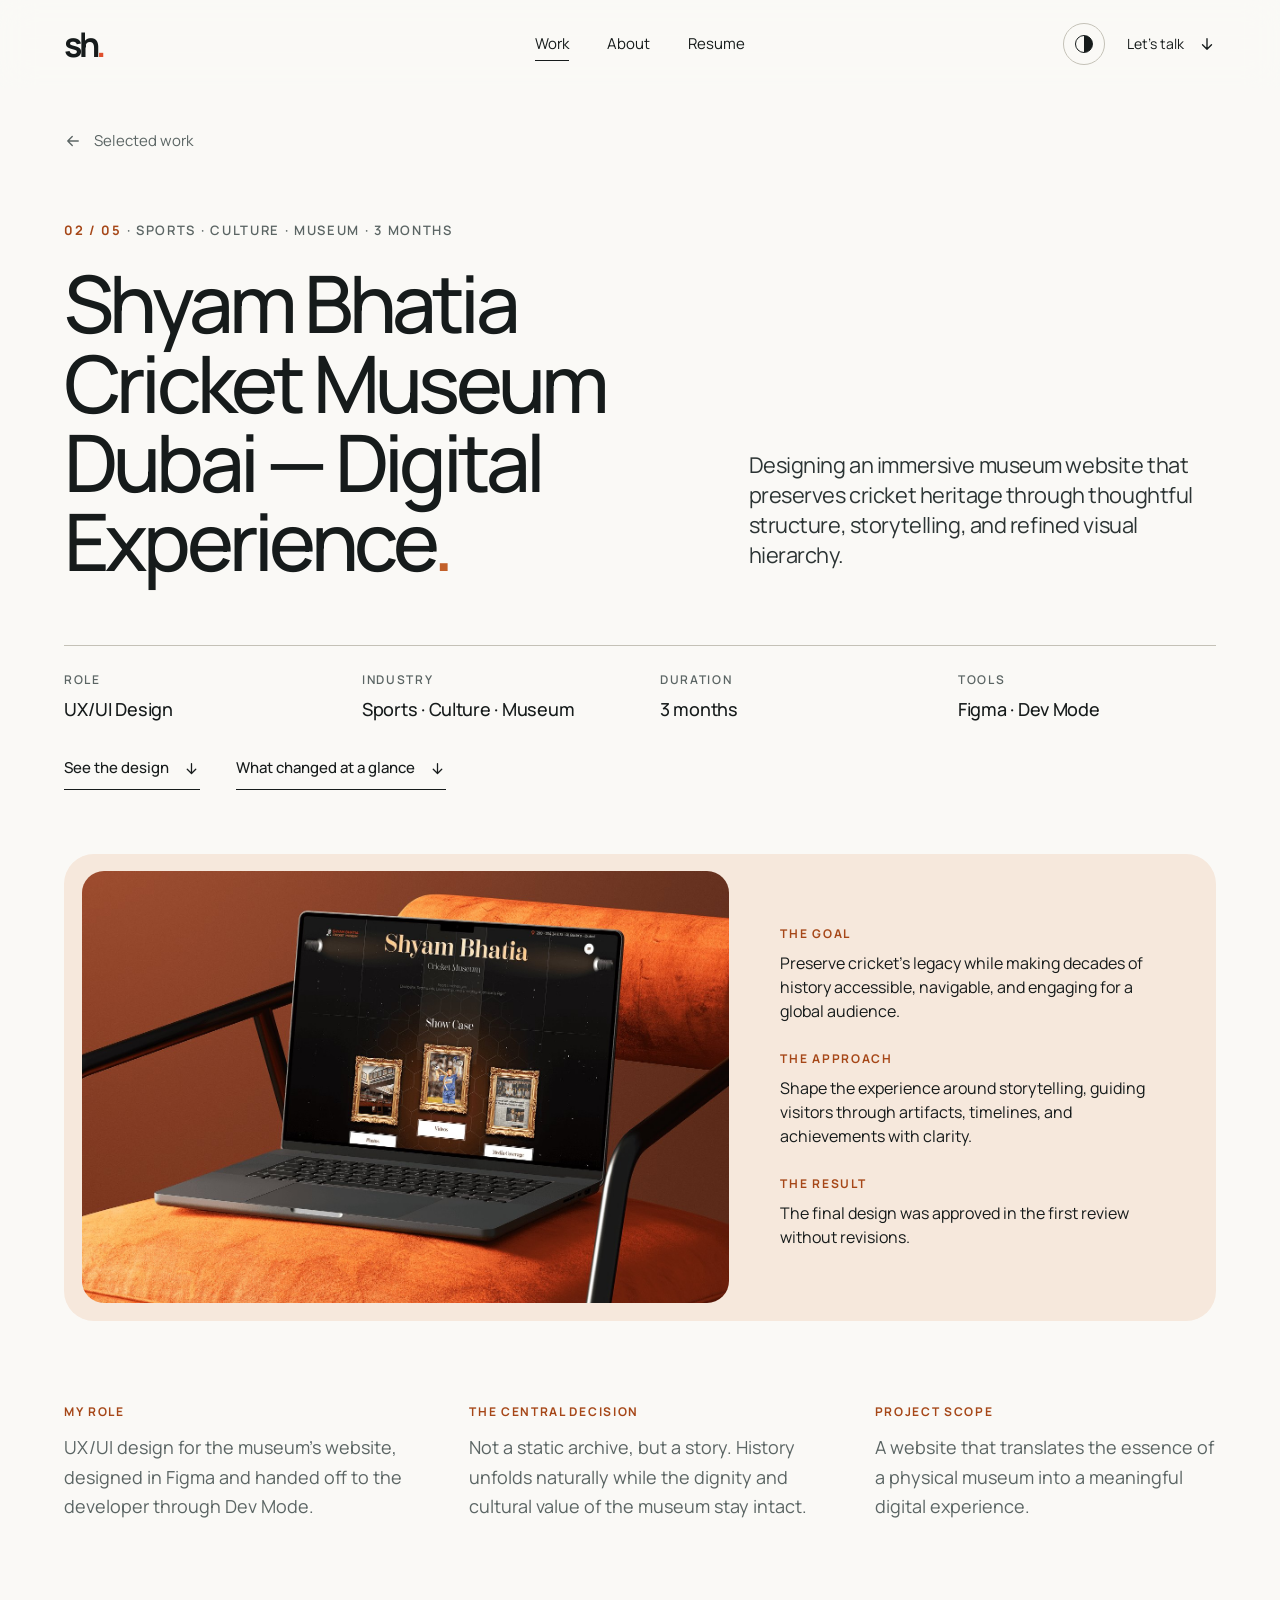
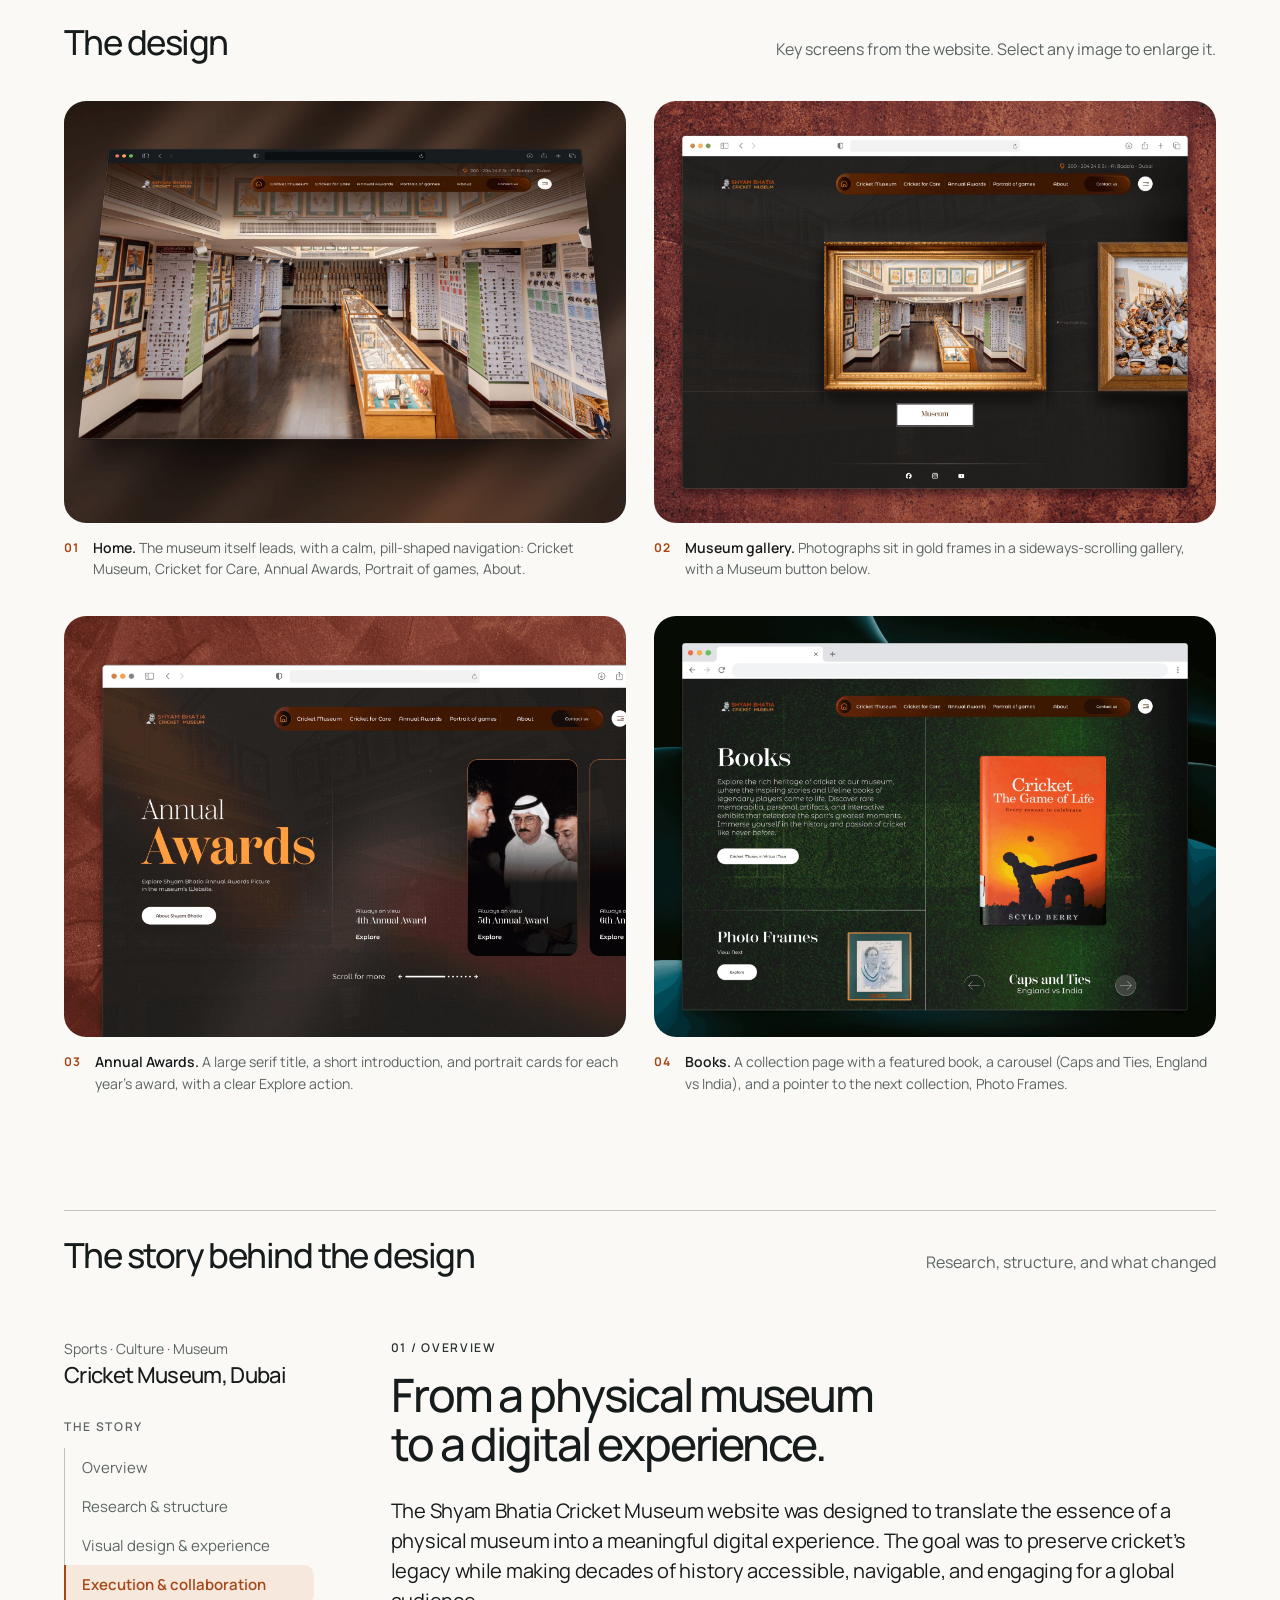
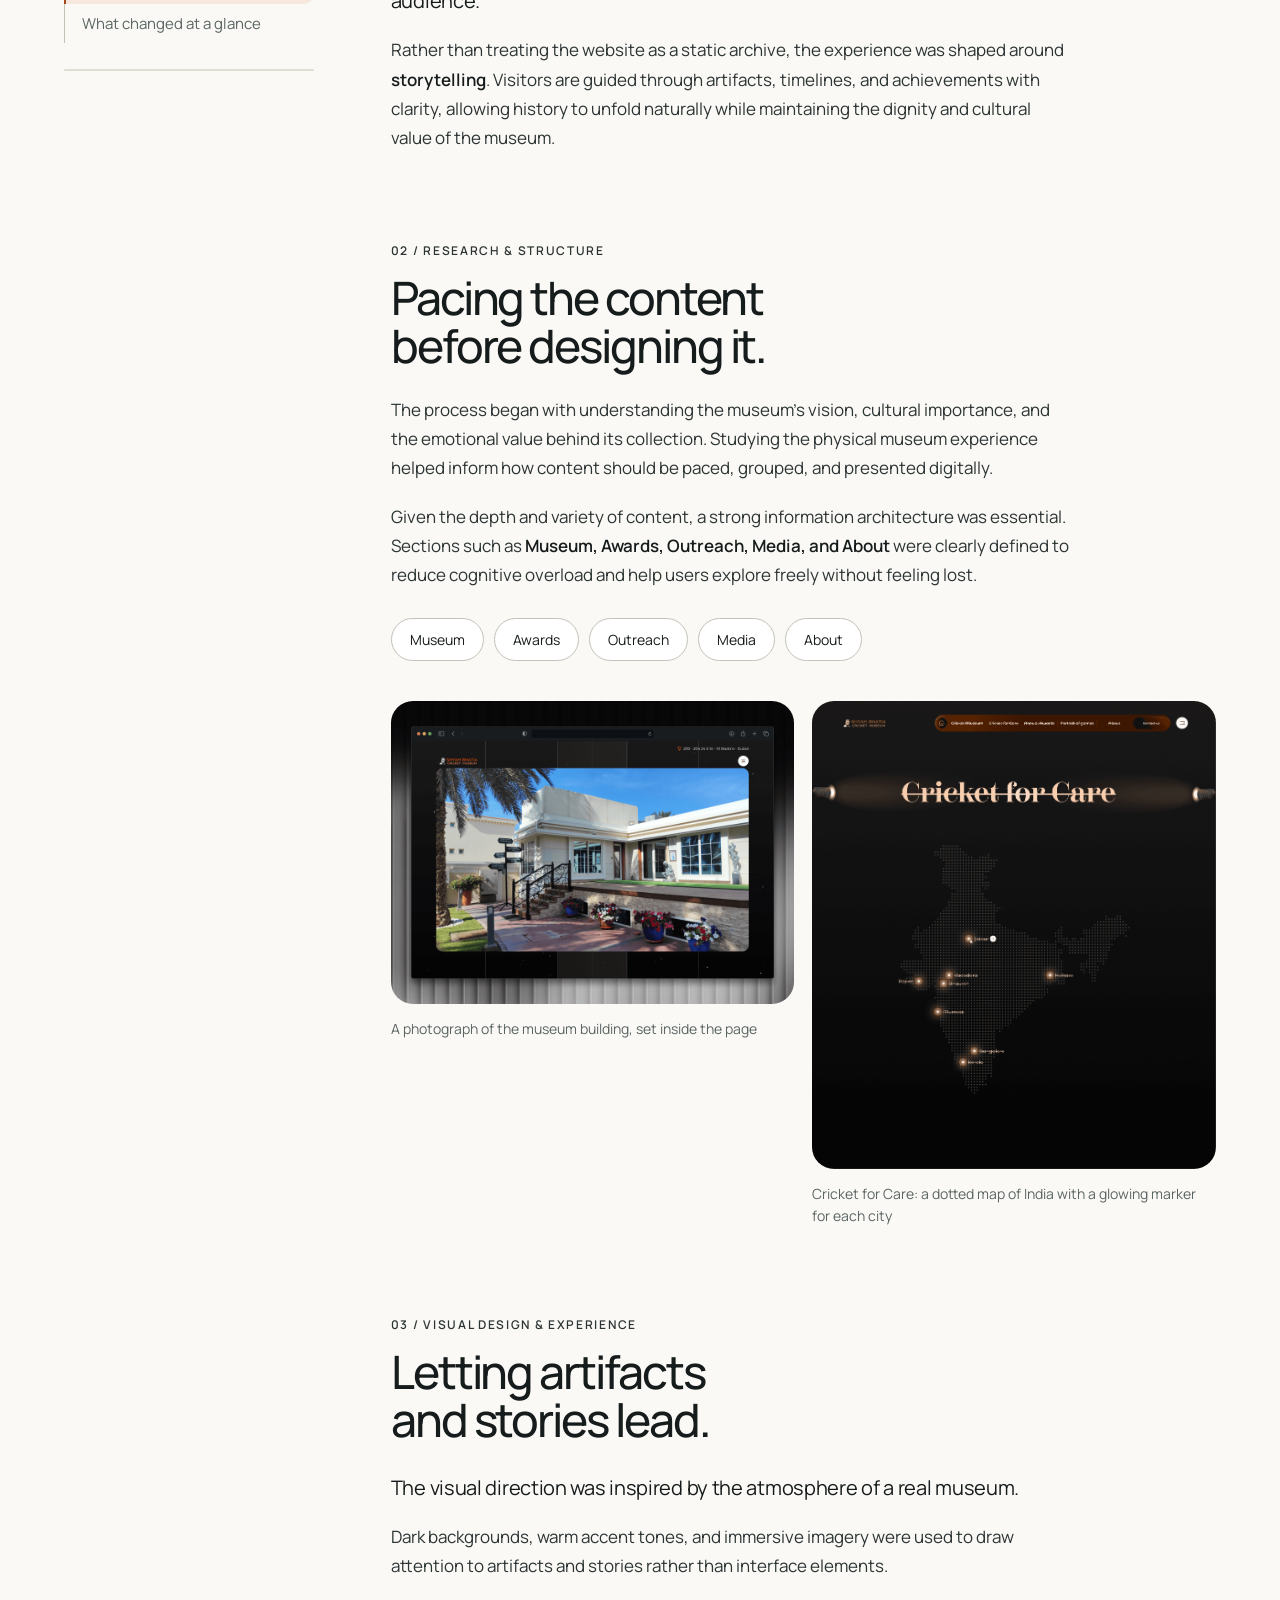
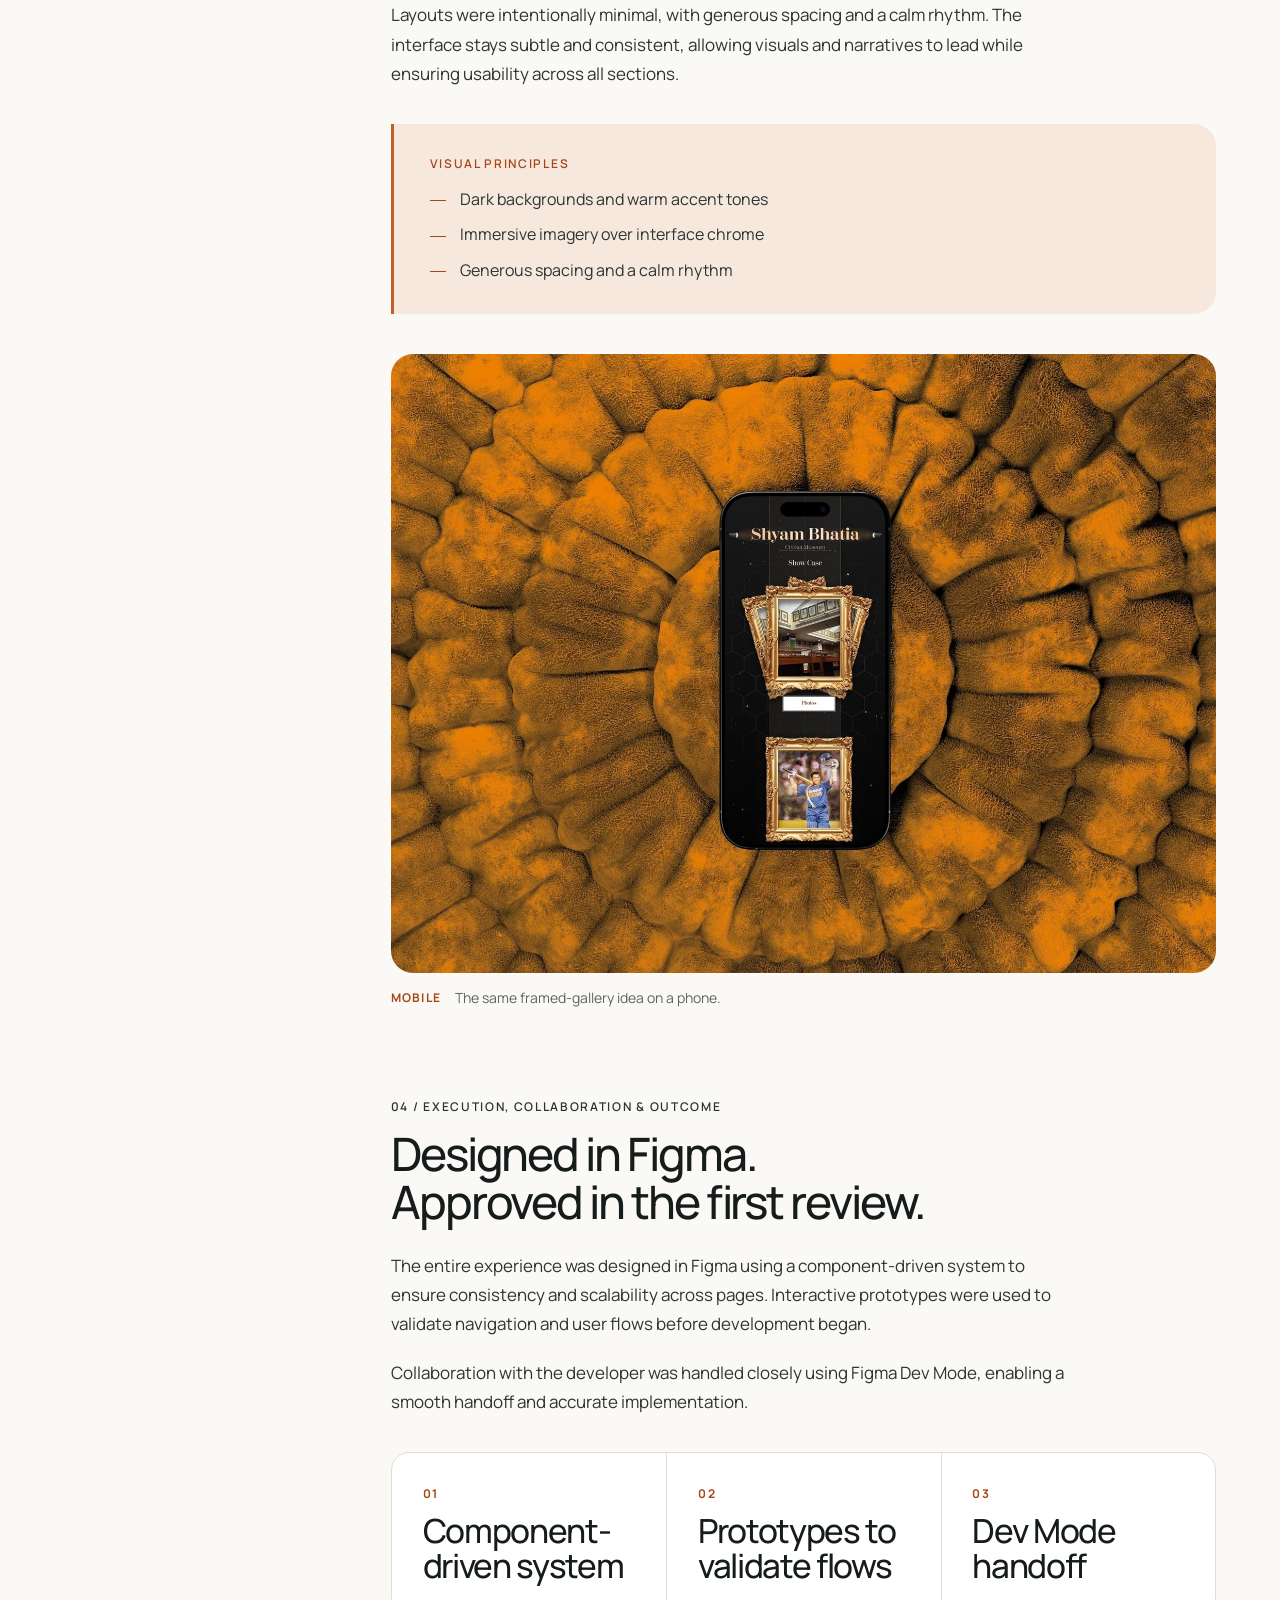
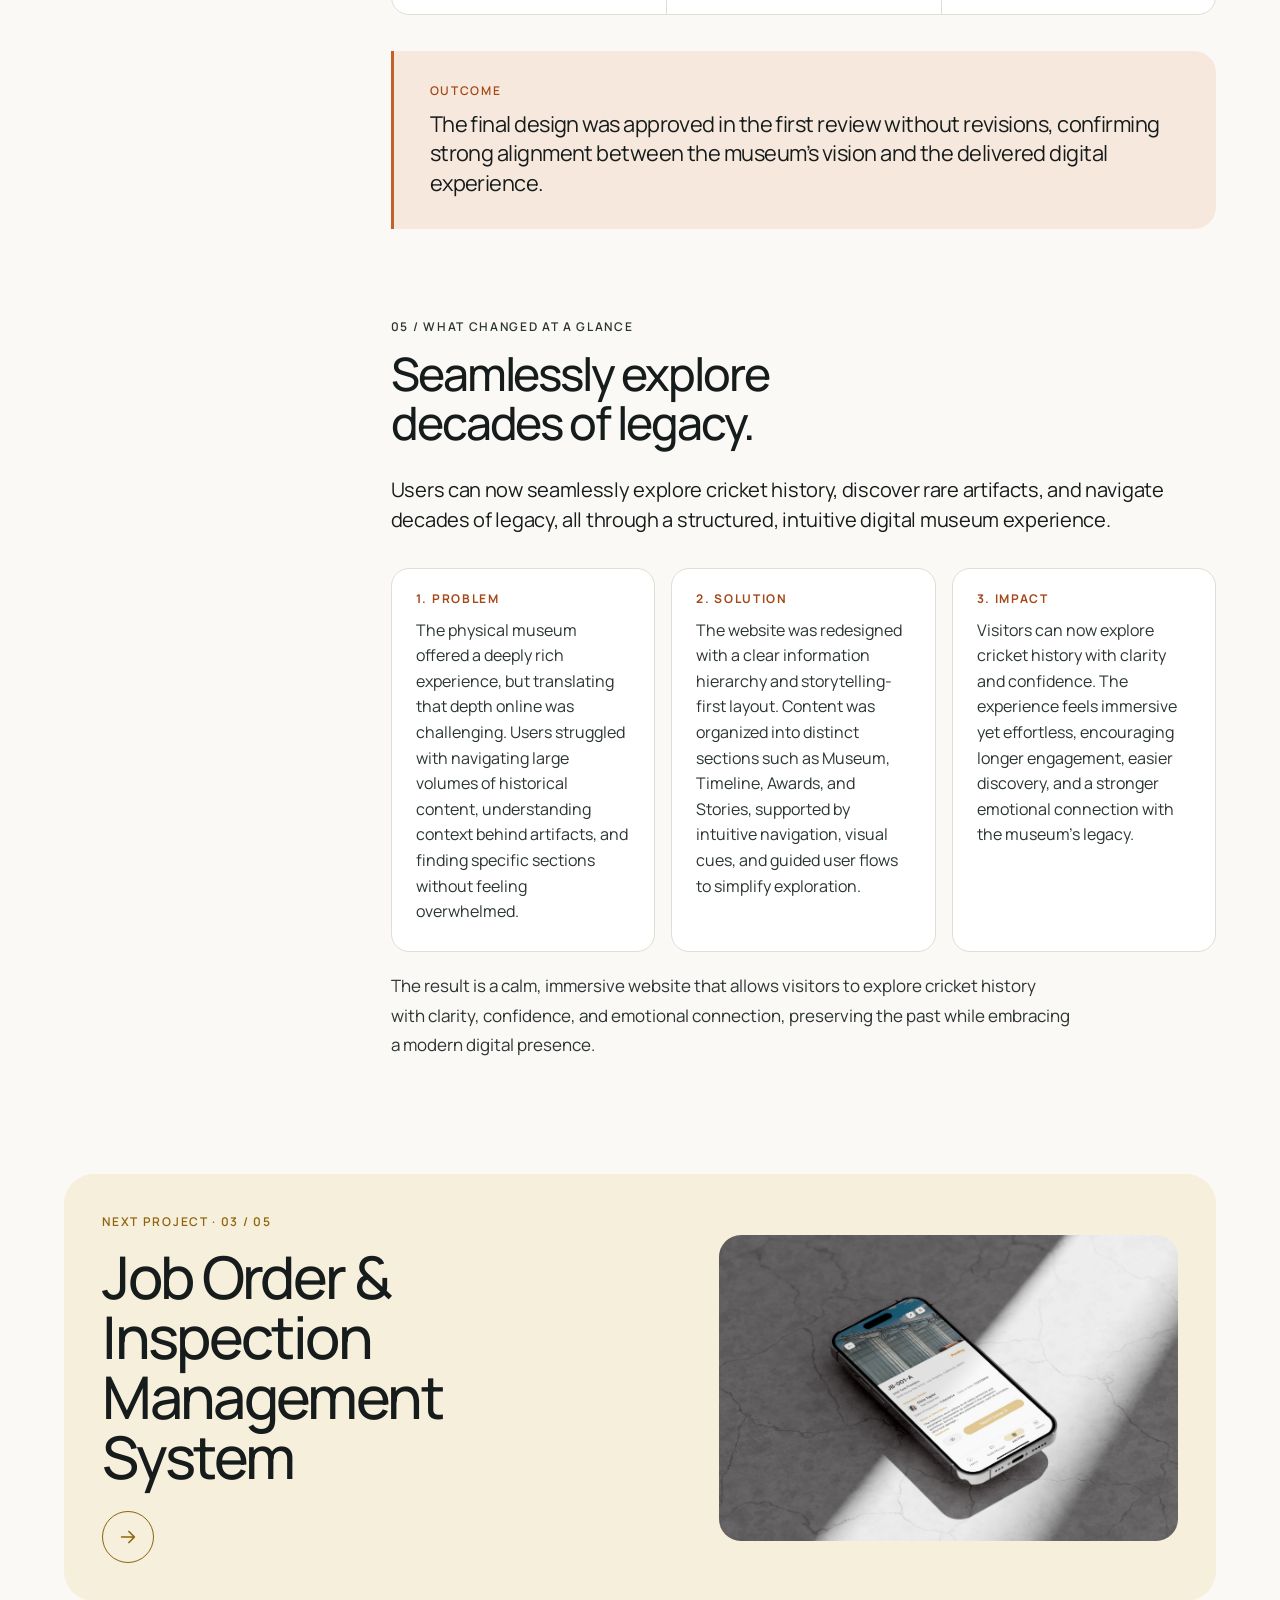
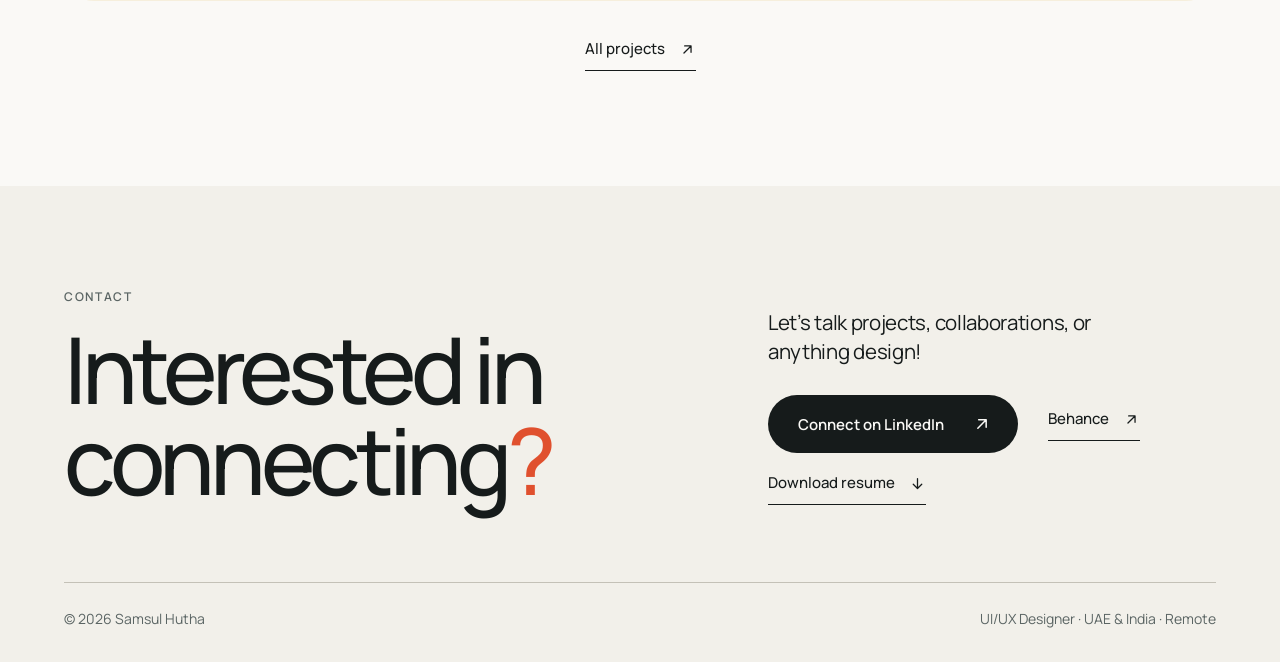
<file: work/shyam-bhatia-cricket-museum.html>
<!doctype html>
<html lang="en" data-theme="light">
<head>
  <meta charset="utf-8">
  <meta name="viewport" content="width=device-width, initial-scale=1">
  <title>Shyam Bhatia Cricket Museum Dubai · Samsul Hutha</title>
  <meta name="description" content="Designing an immersive museum website that preserves cricket heritage through thoughtful structure, storytelling, and refined visual hierarchy. A UX/UI case study by Samsul Hutha.">
  <meta name="theme-color" content="#faf9f6">
  <link rel="icon" href="../assets/favicon.svg" type="image/svg+xml">
  <script>try{document.documentElement.dataset.theme=localStorage.getItem('sh-theme')||'light'}catch(e){}document.documentElement.classList.add('js');window.__jsFallback=setTimeout(function(){document.documentElement.classList.remove('js')},4000);</script>
  <link rel="stylesheet" href="../assets/css/base.css">
  <link rel="stylesheet" href="../assets/css/case.css">
  <script src="../assets/js/main.js" defer></script>
</head>
<body>
  <a class="skip" href="#main">Skip to content</a>

  <header class="site-header">
    <div class="header-inner">
      <a class="brand" href="../index.html" aria-label="Samsul Hutha, home">sh<span>.</span></a>
      <nav class="site-nav" aria-label="Main">
        <a href="../index.html#work" aria-current="true">Work</a>
        <a href="../about.html">About</a>
        <a href="../resume.html">Resume</a>
      </nav>
      <div class="header-actions">
        <button class="theme-toggle" type="button" aria-label="Switch to dark mode" aria-pressed="false"></button>
        <a class="say-hello" href="#contact">Let’s talk <i class="i i-down" aria-hidden="true"></i></a>
        <button class="menu-toggle" type="button" aria-label="Open menu" aria-expanded="false" aria-controls="mobile-menu"></button>
      </div>
    </div>
  </header>

  <div class="mobile-menu" id="mobile-menu" inert>
    <nav aria-label="Mobile">
      <a href="../index.html#work" aria-current="true">Work</a>
      <a href="../about.html">About</a>
      <a href="../resume.html">Resume</a>
    </nav>
    <div class="mobile-menu-foot">
      <a href="https://linkedin.com/in/samsul-hutha" target="_blank" rel="noopener">LinkedIn <i class="i i-ur" aria-hidden="true"></i></a>
      <a href="https://www.behance.net/samsulhutha2" target="_blank" rel="noopener">Behance <i class="i i-ur" aria-hidden="true"></i></a>
    </div>
  </div>

  <main id="main" class="case" data-project="museum">

    <!-- ===== Hero ===== -->
    <header class="case-hero container">
      <a class="back-link" href="../index.html#work"><i class="i i-left" aria-hidden="true"></i> Selected work</a>
      <p class="case-kicker"><b>02 / 05</b> · Sports · Culture · Museum · 3 months</p>
      <div class="case-titlerow">
        <h1 class="case-title">Shyam Bhatia Cricket Museum Dubai — Digital Experience<em>.</em></h1>
        <p class="case-summary">Designing an immersive museum website that preserves cricket heritage through thoughtful structure, storytelling, and refined visual hierarchy.</p>
      </div>
      <dl class="case-meta">
        <div><dt>Role</dt><dd>UX/UI Design</dd></div>
        <div><dt>Industry</dt><dd>Sports · Culture · Museum</dd></div>
        <div><dt>Duration</dt><dd>3 months</dd></div>
        <div><dt>Tools</dt><dd>Figma · Dev Mode</dd></div>
      </dl>
      <p class="case-jumps">
        <a class="link" href="#screens">See the design <i class="i i-down" aria-hidden="true"></i></a>
        <a class="link" href="#glance">What changed at a glance <i class="i i-down" aria-hidden="true"></i></a>
      </p>
    </header>

    <!-- ===== Lead ===== -->
    <section class="case-lead container" aria-label="Project summary">
      <div class="lead-card" data-reveal>
        <div class="lead-visual"><img src="../assets/img/museum/cover.jpg" width="1440" height="1080" alt="The Shyam Bhatia Cricket Museum website on a laptop, showing a Show Case of framed photographs"></div>
        <div class="lead-points">
          <div><h2>The goal</h2><p>Preserve cricket’s legacy while making decades of history accessible, navigable, and engaging for a global audience.</p></div>
          <div><h2>The approach</h2><p>Shape the experience around storytelling, guiding visitors through artifacts, timelines, and achievements with clarity.</p></div>
          <div><h2>The result</h2><p>The final design was approved in the first review without revisions.</p></div>
        </div>
      </div>
    </section>

    <!-- ===== Brief ===== -->
    <section class="brief container" aria-label="Project brief">
      <div data-reveal><h2>My role</h2><p>UX/UI design for the museum’s website, designed in Figma and handed off to the developer through Dev Mode.</p></div>
      <div data-reveal style="--d:.08s"><h2>The central decision</h2><p>Not a static archive, but a story. History unfolds naturally while the dignity and cultural value of the museum stay intact.</p></div>
      <div data-reveal style="--d:.16s"><h2>Project scope</h2><p>A website that translates the essence of a physical museum into a meaningful digital experience.</p></div>
    </section>

    <!-- ===== Key screens ===== -->
    <section class="screens container" id="screens" aria-labelledby="screens-title">
      <div class="sec-head" data-reveal>
        <h2 id="screens-title">The design</h2>
        <p>Key screens from the website. Select any image to enlarge it.</p>
      </div>
      <div class="shots">
        <figure class="shot" data-reveal>
          <div class="frame"><img src="../assets/img/museum/home.jpg" width="1920" height="1536" alt="Museum home page with the main hall of the museum and a pill-shaped navigation bar" data-zoom loading="lazy" decoding="async"></div>
          <figcaption><b>01</b><span><strong>Home.</strong> The museum itself leads, with a calm, pill-shaped navigation: Cricket Museum, Cricket for Care, Annual Awards, Portrait of games, About.</span></figcaption>
        </figure>
        <figure class="shot" data-reveal style="--d:.08s">
          <div class="frame"><img src="../assets/img/museum/gallery.jpg" width="1920" height="1440" alt="A horizontally scrolling gallery of gold-framed photographs with a Museum button" data-zoom loading="lazy" decoding="async"></div>
          <figcaption><b>02</b><span><strong>Museum gallery.</strong> Photographs sit in gold frames in a sideways-scrolling gallery, with a Museum button below.</span></figcaption>
        </figure>
        <figure class="shot" data-reveal>
          <div class="frame"><img src="../assets/img/museum/awards.jpg" width="1920" height="1440" alt="Annual Awards page with a large serif heading and portrait cards for the 4th, 5th and 6th annual awards" data-zoom loading="lazy" decoding="async"></div>
          <figcaption><b>03</b><span><strong>Annual Awards.</strong> A large serif title, a short introduction, and portrait cards for each year’s award, with a clear Explore action.</span></figcaption>
        </figure>
        <figure class="shot" data-reveal style="--d:.08s">
          <div class="frame"><img src="../assets/img/museum/collections.jpg" width="1920" height="1440" alt="Books page featuring a cricket book cover with a carousel and a link to Photo Frames" data-zoom loading="lazy" decoding="async"></div>
          <figcaption><b>04</b><span><strong>Books.</strong> A collection page with a featured book, a carousel (Caps and Ties, England vs India), and a pointer to the next collection, Photo Frames.</span></figcaption>
        </figure>
      </div>
    </section>

    <!-- ===== Story ===== -->
    <div class="container">
      <div class="story-divider" data-reveal>
        <h2>The story behind the design</h2>
        <p>Research, structure, and what changed</p>
      </div>
    </div>

    <div class="story container" data-story>
      <aside class="toc" data-toc aria-label="Case study sections">
        <p class="toc-project">Sports · Culture · Museum<strong>Cricket Museum, Dubai</strong></p>
        <p class="eyebrow">The story</p>
        <ol>
          <li><a href="#overview">Overview</a></li>
          <li><a href="#research">Research &amp; structure</a></li>
          <li><a href="#visual">Visual design &amp; experience</a></li>
          <li><a href="#execution">Execution &amp; collaboration</a></li>
          <li><a href="#glance">What changed at a glance</a></li>
        </ol>
        <div class="toc-progress" aria-hidden="true"><i></i></div>
      </aside>

      <div class="chapters">

        <section class="chapter" id="overview" data-reveal>
          <p class="eyebrow chapter-num">01 / Overview</p>
          <h2>From a physical museum to a digital experience.</h2>
          <p class="lede">The Shyam Bhatia Cricket Museum website was designed to translate the essence of a physical museum into a meaningful digital experience. The goal was to preserve cricket’s legacy while making decades of history accessible, navigable, and engaging for a global audience.</p>
          <p>Rather than treating the website as a static archive, the experience was shaped around <strong>storytelling</strong>. Visitors are guided through artifacts, timelines, and achievements with clarity, allowing history to unfold naturally while maintaining the dignity and cultural value of the museum.</p>
        </section>

        <section class="chapter" id="research" data-reveal>
          <p class="eyebrow chapter-num">02 / Research &amp; structure</p>
          <h2>Pacing the content before designing it.</h2>
          <p>The process began with understanding the museum’s vision, cultural importance, and the emotional value behind its collection. Studying the physical museum experience helped inform how content should be paced, grouped, and presented digitally.</p>
          <p>Given the depth and variety of content, a strong information architecture was essential. Sections such as <strong>Museum, Awards, Outreach, Media, and About</strong> were clearly defined to reduce cognitive overload and help users explore freely without feeling lost.</p>
          <ul class="chips" aria-label="Sections of the website">
            <li class="chip">Museum</li>
            <li class="chip">Awards</li>
            <li class="chip">Outreach</li>
            <li class="chip">Media</li>
            <li class="chip">About</li>
          </ul>
          <div class="fig-pair">
            <figure class="fig">
              <div class="frame"><img src="../assets/img/museum/exterior.jpg" width="1920" height="1440" alt="Museum page showing a photograph of the building exterior with flower pots and a palm tree" data-zoom loading="lazy" decoding="async"></div>
              <figcaption><span>A photograph of the museum building, set inside the page</span></figcaption>
            </figure>
            <figure class="fig">
              <div class="frame"><img src="../assets/img/museum/care.png" width="1766" height="2048" alt="Cricket for Care page with a dotted map of India and glowing markers for each city" data-zoom loading="lazy" decoding="async"></div>
              <figcaption><span>Cricket for Care: a dotted map of India with a glowing marker for each city</span></figcaption>
            </figure>
          </div>
        </section>

        <section class="chapter" id="visual" data-reveal>
          <p class="eyebrow chapter-num">03 / Visual design &amp; experience</p>
          <h2>Letting artifacts and stories lead.</h2>
          <p class="lede">The visual direction was inspired by the atmosphere of a real museum.</p>
          <p>Dark backgrounds, warm accent tones, and immersive imagery were used to draw attention to artifacts and stories rather than interface elements.</p>
          <p>Layouts were intentionally minimal, with generous spacing and a calm rhythm. The interface stays subtle and consistent, allowing visuals and narratives to lead while ensuring usability across all sections.</p>
          <div class="callout">
            <p class="eyebrow">Visual principles</p>
            <ul class="points">
              <li>Dark backgrounds and warm accent tones</li>
              <li>Immersive imagery over interface chrome</li>
              <li>Generous spacing and a calm rhythm</li>
            </ul>
          </div>
          <figure class="fig">
            <div class="frame"><img src="../assets/img/museum/mobile.jpg" width="1600" height="1200" alt="The museum website on a phone, showing a stack of gold-framed photographs and a Photos button" data-zoom loading="lazy" decoding="async"></div>
            <figcaption><b>Mobile</b><span>The same framed-gallery idea on a phone.</span></figcaption>
          </figure>
        </section>

        <section class="chapter" id="execution" data-reveal>
          <p class="eyebrow chapter-num">04 / Execution, collaboration &amp; outcome</p>
          <h2>Designed in Figma. Approved in the first review.</h2>
          <p>The entire experience was designed in Figma using a component-driven system to ensure consistency and scalability across pages. Interactive prototypes were used to validate navigation and user flows before development began.</p>
          <p>Collaboration with the developer was handled closely using Figma Dev Mode, enabling a smooth handoff and accurate implementation.</p>
          <ol class="steps" aria-label="Delivery steps">
            <li><b>01</b><span>Component-driven system</span></li>
            <li><b>02</b><span>Prototypes to validate flows</span></li>
            <li><b>03</b><span>Dev Mode handoff</span></li>
          </ol>
          <div class="callout">
            <p class="eyebrow">Outcome</p>
            <p>The final design was approved in the first review without revisions, confirming strong alignment between the museum’s vision and the delivered digital experience.</p>
          </div>
        </section>

        <section class="chapter" id="glance" data-reveal>
          <p class="eyebrow chapter-num">05 / What changed at a glance</p>
          <h2>Seamlessly explore decades of legacy.</h2>
          <p class="lede">Users can now seamlessly explore cricket history, discover rare artifacts, and navigate decades of legacy, all through a structured, intuitive digital museum experience.</p>
          <div class="glance">
            <article><h3>1. Problem</h3><p>The physical museum offered a deeply rich experience, but translating that depth online was challenging. Users struggled with navigating large volumes of historical content, understanding context behind artifacts, and finding specific sections without feeling overwhelmed.</p></article>
            <article><h3>2. Solution</h3><p>The website was redesigned with a clear information hierarchy and storytelling-first layout. Content was organized into distinct sections such as Museum, Timeline, Awards, and Stories, supported by intuitive navigation, visual cues, and guided user flows to simplify exploration.</p></article>
            <article><h3>3. Impact</h3><p>Visitors can now explore cricket history with clarity and confidence. The experience feels immersive yet effortless, encouraging longer engagement, easier discovery, and a stronger emotional connection with the museum’s legacy.</p></article>
          </div>
          <p>The result is a calm, immersive website that allows visitors to explore cricket history with clarity, confidence, and emotional connection, preserving the past while embracing a modern digital presence.</p>
        </section>

      </div>
    </div>

    <!-- ===== Next ===== -->
    <aside class="next container" aria-label="Next project">
      <a class="next-card" href="job-order-inspection-system.html" style="--np:var(--job-text);--nw:var(--job-wash)" data-reveal>
        <div>
          <p class="eyebrow">Next project · 03 / 05</p>
          <h2>Job Order &amp; Inspection Management System</h2>
          <span class="round" aria-hidden="true"><i class="i i-right"></i></span>
        </div>
        <div class="next-thumb"><img src="../assets/img/job-order/cover.jpg" width="2048" height="1365" alt="" loading="lazy" decoding="async"></div>
      </a>
      <p class="next-all"><a class="link" href="../index.html#work">All projects <i class="i i-ur" aria-hidden="true"></i></a></p>
    </aside>

  </main>

  <footer class="site-footer" id="contact">
    <div class="container">
      <div class="footer-top">
        <div data-reveal>
          <p class="eyebrow muted">Contact</p>
          <h2 class="footer-title">Interested in connecting<em>?</em></h2>
        </div>
        <div data-reveal style="--d:.1s">
          <p class="footer-lead">Let’s talk projects, collaborations, or anything design!</p>
          <div class="footer-actions">
            <a class="btn" href="https://linkedin.com/in/samsul-hutha" target="_blank" rel="noopener">Connect on LinkedIn <i class="i i-ur" aria-hidden="true"></i></a>
            <a class="link" href="https://www.behance.net/samsulhutha2" target="_blank" rel="noopener">Behance <i class="i i-ur" aria-hidden="true"></i></a>
            <a class="link" href="https://drive.google.com/file/d/1HuCnPabCgV5cMyUTn5ThWEDkm9vr7SHH/view?usp=drive_link" target="_blank" rel="noopener">Download resume <i class="i i-down" aria-hidden="true"></i></a>
          </div>
        </div>
      </div>
      <div class="footer-bar">
        <span>© <span data-year>2026</span> Samsul Hutha</span>
        <span>UI/UX Designer · UAE &amp; India · Remote</span>
      </div>
    </div>
  </footer>

  <button class="to-top" type="button" aria-label="Back to top">
    <svg viewBox="0 0 54 54" aria-hidden="true"><circle cx="27" cy="27" r="25.5" pathLength="100"></circle></svg>
    <i class="i i-up" aria-hidden="true"></i>
  </button>
</body>
</html>
</file>
<file: assets/css/base.css>
/* ==========================================================================
   Samsul Hutha — Portfolio
   base.css · tokens, reset, typography, header, footer, shared components
   ========================================================================== */

/* ---------- Fonts (Manrope, variable, bundled locally) ---------- */
@font-face {
  font-family: 'Manrope';
  font-style: normal;
  font-weight: 300 800;
  font-display: swap;
  src: url('../fonts/manrope-latin-ext.woff2') format('woff2');
  unicode-range: U+0100-02BA, U+02BD-02C5, U+02C7-02CC, U+02CE-02D7, U+02DD-02FF, U+0304, U+0308, U+0329, U+1D00-1DBF, U+1E00-1E9F, U+1EF2-1EFF, U+2020, U+20A0-20AB, U+20AD-20C4, U+2113, U+2C60-2C7F, U+A720-A7FF;
}
@font-face {
  font-family: 'Manrope';
  font-style: normal;
  font-weight: 300 800;
  font-display: swap;
  src: url('../fonts/manrope-latin.woff2') format('woff2');
  unicode-range: U+0000-00FF, U+0131, U+0152-0153, U+02BB-02BC, U+02C6, U+02DA, U+02DC, U+0304, U+0308, U+0329, U+2000-206F, U+20AC, U+2122, U+2191, U+2193, U+2212, U+2215, U+FEFF, U+FFFD;
}

/* ---------- Design tokens ---------- */
:root {
  --paper: #faf9f6;
  --paper-2: #f2f0ea;
  --surface: #ffffff;
  --ink: #161b1b;
  --ink-soft: #2c3434;
  --muted: #5b6564;
  --line: #e0ddd5;
  --line-strong: #c4c1b7;
  --accent: #e0502e;
  --accent-text: #bf381c;
  --on-ink: #faf9f6;

  /* project palettes — taken from each project's own visuals */
  --crm: #4450e6;      --crm-text: #3944cc;      --crm-wash: #ecedfb;
  --museum: #c2602a;   --museum-text: #a64718;   --museum-wash: #f6e8dc;
  --job: #c99a2e;      --job-text: #8f630c;      --job-wash: #f6efdc;
  --parki: #1fa463;    --parki-text: #147843;    --parki-wash: #e1f4e8;
  --prospect: #1f8a9d; --prospect-text: #166d7c; --prospect-wash: #dff0f3;

  --gutter: clamp(22px, 5vw, 80px);
  --maxw: 1360px;
  --radius: 22px;
  --header-h: 88px;
  --ease: cubic-bezier(.22, 1, .36, 1);
  --shadow: 0 30px 60px -32px rgba(22, 27, 27, .35);
  color-scheme: light;
}

:root[data-theme='dark'] {
  --paper: #111617;
  --paper-2: #182022;
  --surface: #1b2426;
  --ink: #f1f2ec;
  --ink-soft: #d9ddd6;
  --muted: #a3aeaa;
  --line: #2b3735;
  --line-strong: #46544f;
  --accent: #ff8b66;
  --accent-text: #ff9c7b;
  --on-ink: #111617;
  --crm-text: #a3abff;      --crm-wash: #1a1e3a;
  --museum-text: #ffa66e;   --museum-wash: #2a1d15;
  --job-text: #e8bf6a;      --job-wash: #2a2414;
  --parki-text: #62d796;    --parki-wash: #132a1e;
  --prospect-text: #6fd0de; --prospect-wash: #12292e;
  --shadow: 0 30px 60px -28px rgba(0, 0, 0, .75);
  color-scheme: dark;
}

/* ---------- Reset ---------- */
*, *::before, *::after { box-sizing: border-box; }
html { -webkit-text-size-adjust: 100%; scroll-behavior: smooth; scroll-padding-top: 96px; }
body {
  margin: 0;
  min-height: 100vh;
  background: var(--paper);
  color: var(--ink);
  font-family: 'Manrope', system-ui, -apple-system, 'Segoe UI', Roboto, sans-serif;
  font-size: clamp(16px, .25vw + 15px, 18px);
  line-height: 1.65;
  -webkit-font-smoothing: antialiased;
  text-rendering: optimizeLegibility;
  overflow-x: clip;
  transition: background-color .5s var(--ease), color .5s var(--ease);
}
img, svg, video, canvas { display: block; max-width: 100%; }
img { height: auto; }
[hidden] { display: none !important; }
a { color: inherit; text-decoration: none; }
button { font: inherit; color: inherit; background: none; border: 0; padding: 0; cursor: pointer; }
h1, h2, h3, h4, p, ul, ol, dl, dd, figure, blockquote { margin: 0; }
ul, ol { padding: 0; list-style: none; }
h1, h2, h3, h4 { font-weight: 500; letter-spacing: -.045em; line-height: 1.06; }
:focus-visible { outline: 2px solid var(--accent-text); outline-offset: 3px; border-radius: 4px; }
::selection { background: var(--accent); color: #fff; }

.visually-hidden {
  position: absolute !important; width: 1px; height: 1px; margin: -1px; padding: 0;
  overflow: hidden; clip: rect(0 0 0 0); white-space: nowrap; border: 0;
}
.skip {
  position: fixed; left: 16px; top: -80px; z-index: 200; padding: 12px 18px;
  background: var(--ink); color: var(--on-ink); border-radius: 999px; font-size: 14px;
  transition: top .25s var(--ease);
}
.skip:focus { top: 16px; }

/* ---------- Layout ---------- */
.container {
  width: 100%;
  max-width: calc(var(--maxw) + 2 * var(--gutter));
  margin-inline: auto;
  padding-inline: var(--gutter);
}

/* ---------- Icons (CSS masks → no extra requests, inherit colour) ---------- */
.i {
  display: inline-block; flex: none; width: 1em; height: 1em; background: currentColor;
  -webkit-mask: var(--ico) center / contain no-repeat; mask: var(--ico) center / contain no-repeat;
}
.i-ur { --ico: url("data:image/svg+xml,%3Csvg xmlns='http://www.w3.org/2000/svg' viewBox='0 0 24 24' fill='none' stroke='%23000' stroke-width='1.8' stroke-linecap='round' stroke-linejoin='round'%3E%3Cpath d='M7 17 17 7M8 7h9v9'/%3E%3C/svg%3E"); }
.i-down { --ico: url("data:image/svg+xml,%3Csvg xmlns='http://www.w3.org/2000/svg' viewBox='0 0 24 24' fill='none' stroke='%23000' stroke-width='1.8' stroke-linecap='round' stroke-linejoin='round'%3E%3Cpath d='M12 5v14M6 13l6 6 6-6'/%3E%3C/svg%3E"); }
.i-up { --ico: url("data:image/svg+xml,%3Csvg xmlns='http://www.w3.org/2000/svg' viewBox='0 0 24 24' fill='none' stroke='%23000' stroke-width='1.8' stroke-linecap='round' stroke-linejoin='round'%3E%3Cpath d='M12 19V5M6 11l6-6 6 6'/%3E%3C/svg%3E"); }
.i-left { --ico: url("data:image/svg+xml,%3Csvg xmlns='http://www.w3.org/2000/svg' viewBox='0 0 24 24' fill='none' stroke='%23000' stroke-width='1.8' stroke-linecap='round' stroke-linejoin='round'%3E%3Cpath d='M19 12H5M11 6l-6 6 6 6'/%3E%3C/svg%3E"); }
.i-right { --ico: url("data:image/svg+xml,%3Csvg xmlns='http://www.w3.org/2000/svg' viewBox='0 0 24 24' fill='none' stroke='%23000' stroke-width='1.8' stroke-linecap='round' stroke-linejoin='round'%3E%3Cpath d='M5 12h14M13 6l6 6-6 6'/%3E%3C/svg%3E"); }
.i-quote { --ico: url("data:image/svg+xml,%3Csvg xmlns='http://www.w3.org/2000/svg' viewBox='0 0 24 24'%3E%3Cpath fill='%23000' d='M10 6H6a3 3 0 0 0-3 3v4a3 3 0 0 0 3 3h1.2c-.2 1.3-1 2.2-2.6 2.6L4 19.8c3.3-.3 6-2.8 6-6.8V6Zm10 0h-4a3 3 0 0 0-3 3v4a3 3 0 0 0 3 3h1.2c-.2 1.3-1 2.2-2.6 2.6l-.6.2c3.3-.3 6-2.8 6-6.8V6Z'/%3E%3C/svg%3E"); }

/* ---------- Typography helpers ---------- */
.eyebrow {
  font-size: 12px; font-weight: 600; letter-spacing: .14em; text-transform: uppercase; line-height: 1.5;
}
.muted { color: var(--muted); }

/* ---------- Header ---------- */
.site-header {
  position: sticky; top: 0; z-index: 60; height: var(--header-h);
  background: var(--paper);
  transition: height .35s var(--ease), box-shadow .35s var(--ease), background-color .5s var(--ease);
}
@supports (background: color-mix(in srgb, red 50%, blue)) {
  .site-header {
    background: color-mix(in srgb, var(--paper) 84%, transparent);
    -webkit-backdrop-filter: blur(16px) saturate(1.3); backdrop-filter: blur(16px) saturate(1.3);
  }
}
.site-header.is-scrolled { --header-h: 68px; box-shadow: 0 1px 0 var(--line); }
.header-inner {
  height: 100%; display: grid; grid-template-columns: 1fr auto 1fr; align-items: center; gap: 24px;
  max-width: calc(var(--maxw) + 2 * var(--gutter)); margin-inline: auto; padding-inline: var(--gutter);
}
.brand {
  font-size: 34px; font-weight: 700; letter-spacing: -.1em; line-height: 1; justify-self: start;
  padding-block: 6px;
}
.brand span { color: var(--accent); letter-spacing: -.05em; }
.site-nav { display: flex; gap: clamp(24px, 3vw, 44px); }
.site-nav a { position: relative; font-size: 15px; line-height: 2; }
.site-nav a::after {
  content: ''; position: absolute; left: 0; right: 0; bottom: -2px; height: 1px; background: currentColor;
  transform: scaleX(0); transform-origin: left; transition: transform .35s var(--ease);
}
.site-nav a:hover::after, .site-nav a[aria-current]::after { transform: scaleX(1); }
.header-actions { display: flex; align-items: center; gap: 22px; justify-self: end; }
.say-hello { display: inline-flex; align-items: center; gap: 14px; font-size: 14px; }
.say-hello .i { font-size: 18px; transition: transform .4s var(--ease); }
.say-hello:hover .i-ur { transform: translate(3px, -3px); }
.say-hello:hover .i-down { transform: translateY(3px); }

.theme-toggle {
  width: 42px; height: 42px; display: grid; place-items: center; border: 1px solid var(--line-strong);
  border-radius: 50%; transition: transform .6s var(--ease), border-color .3s;
}
.theme-toggle::before {
  content: ''; width: 18px; height: 18px; border-radius: 50%; border: 1.6px solid currentColor;
  background: linear-gradient(90deg, transparent 50%, currentColor 50%);
}
.theme-toggle:hover { transform: rotate(180deg); border-color: var(--ink); }

.menu-toggle { display: none; position: relative; width: 42px; height: 42px; border: 1px solid var(--line-strong); border-radius: 50%; }
.menu-toggle::before, .menu-toggle::after {
  content: ''; position: absolute; left: 12px; right: 12px; height: 1.6px; background: currentColor;
  transition: transform .35s var(--ease), top .35s var(--ease);
}
.menu-toggle::before { top: 17px; }
.menu-toggle::after { top: 24px; }
.menu-toggle[aria-expanded='true']::before { top: 20.5px; transform: rotate(45deg); }
.menu-toggle[aria-expanded='true']::after { top: 20.5px; transform: rotate(-45deg); }

.mobile-menu {
  position: fixed; inset: 0; z-index: 55; display: flex; flex-direction: column; justify-content: space-between;
  gap: 32px; padding: calc(var(--header-h) + 28px) var(--gutter) 36px; background: var(--paper);
  transform: translateY(-102%); visibility: hidden;
  transition: transform .6s var(--ease), visibility 0s linear .6s;
}
.mobile-menu.is-open { transform: none; visibility: visible; transition: transform .6s var(--ease); }
.mobile-menu nav a {
  display: block; padding-block: 10px; font-size: clamp(38px, 12vw, 64px); font-weight: 500;
  letter-spacing: -.05em; line-height: 1.1; border-bottom: 1px solid var(--line);
}
.mobile-menu nav a[aria-current] { color: var(--accent-text); }
.mobile-menu-foot { display: flex; flex-wrap: wrap; gap: 14px 28px; font-size: 15px; color: var(--muted); }
.mobile-menu-foot a { display: inline-flex; align-items: center; gap: 8px; color: var(--ink); }
body.menu-open { overflow: hidden; }

/* ---------- Buttons & links ---------- */
.btn {
  display: inline-flex; align-items: center; justify-content: space-between; gap: 28px;
  padding: 19px 26px 19px 30px; border-radius: 999px; background: var(--ink); color: var(--on-ink);
  font-size: 15px; font-weight: 600; line-height: 1;
  transition: transform .4s var(--ease), background-color .3s;
}
.btn .i { font-size: 20px; transition: transform .4s var(--ease); }
.btn:hover { background: var(--accent-text); color: #fff; transform: translateY(-2px); }
.btn:hover .i-down { transform: translateY(3px); }
.btn:hover .i-ur { transform: translate(3px, -3px); }

.link {
  display: inline-flex; align-items: center; gap: 14px; padding-bottom: 8px; font-size: 15px; font-weight: 500;
  border-bottom: 1px solid currentColor; transition: color .3s, gap .4s var(--ease);
}
.link .i { font-size: 17px; transition: transform .4s var(--ease); }
.link:hover { color: var(--accent-text); gap: 18px; }
.link:hover .i-ur { transform: translate(2px, -2px); }
.link:hover .i-down { transform: translateY(2px); }

.round {
  display: inline-grid; place-items: center; width: 52px; height: 52px; border-radius: 50%;
  border: 1px solid currentColor; transition: background-color .3s, color .3s, transform .5s var(--ease);
}
.round .i { font-size: 22px; }

/* ---------- Typographic cover (used where a project has no screens) ---------- */
.cover-type {
  display: grid; align-content: center; width: 100%; height: 100%; padding: clamp(22px, 5vw, 64px); color: #fff;
  background: radial-gradient(90% 80% at 100% 0, rgba(255, 255, 255, .22), transparent 60%), linear-gradient(145deg, #0d4350, #1f8a9d 72%, #52b9c7);
}
.cover-type span {
  display: flex; align-items: baseline; gap: clamp(12px, 2vw, 24px); padding-block: clamp(10px, 1.6vw, 20px);
  border-top: 1px solid rgba(255, 255, 255, .3); font-size: clamp(22px, 3.2vw, 46px); font-weight: 500; letter-spacing: -.05em; line-height: 1.05;
}
.cover-type span:last-child { border-bottom: 1px solid rgba(255, 255, 255, .3); }
.cover-type b { font-size: clamp(11px, 1vw, 13px); font-weight: 600; letter-spacing: .14em; opacity: .75; }

/* ---------- Footer ---------- */
.site-footer {
  margin-top: clamp(72px, 9vw, 140px); padding-block: clamp(64px, 8vw, 120px) 32px; background: var(--paper-2);
  transition: background-color .5s var(--ease);
}
.footer-top { display: grid; grid-template-columns: minmax(0, 1.4fr) minmax(0, 1fr); align-items: end; gap: 40px clamp(32px, 6vw, 96px); }
.footer-title { margin-top: 18px; font-size: clamp(44px, 7.2vw, 112px); letter-spacing: -.058em; line-height: .98; }
.footer-title em { font-style: normal; color: var(--accent); }
.footer-lead { max-width: 30ch; font-size: clamp(18px, 1.6vw, 24px); line-height: 1.4; letter-spacing: -.015em; }
.footer-actions { display: flex; flex-wrap: wrap; align-items: center; gap: 18px 30px; margin-top: 30px; }
.footer-bar {
  display: flex; flex-wrap: wrap; justify-content: space-between; gap: 10px 40px; margin-top: clamp(48px, 6vw, 88px);
  padding-top: 24px; border-top: 1px solid var(--line-strong); font-size: 14px; color: var(--muted);
}

/* ---------- Back to top (with scroll-progress ring) ---------- */
.to-top {
  position: fixed; right: clamp(16px, 2.4vw, 36px); bottom: clamp(16px, 2.4vw, 36px); z-index: 55;
  width: 52px; height: 52px; display: grid; place-items: center; border-radius: 50%;
  background: var(--paper); border: 1px solid var(--line); box-shadow: 0 10px 28px -12px rgba(0, 0, 0, .3);
  opacity: 0; transform: translateY(14px); pointer-events: none;
  transition: opacity .4s var(--ease), transform .4s var(--ease);
}
.to-top.is-visible { opacity: 1; transform: none; pointer-events: auto; }
.to-top svg { position: absolute; inset: -1px; width: calc(100% + 2px); height: calc(100% + 2px); transform: rotate(-90deg); }
.to-top circle { fill: none; stroke: var(--accent); stroke-width: 2; stroke-linecap: round; stroke-dasharray: 100; stroke-dashoffset: calc(100 - var(--p, 0)); }
.to-top .i { font-size: 20px; }

/* ---------- Lightbox ---------- */
[data-zoom] { cursor: zoom-in; }
.lightbox {
  position: fixed; inset: 0; z-index: 120; display: grid; place-items: center; padding: 28px;
  background: rgba(9, 12, 12, .92); opacity: 0; visibility: hidden;
  transition: opacity .35s var(--ease), visibility 0s linear .35s;
}
.lightbox.is-open { opacity: 1; visibility: visible; transition: opacity .35s var(--ease); }
.lightbox img { max-width: min(96vw, 1760px); max-height: 88vh; width: auto; border-radius: 12px; box-shadow: 0 40px 80px -20px #000; }
.lightbox p { position: absolute; left: 0; right: 0; bottom: 18px; text-align: center; padding-inline: 24px; font-size: 14px; color: #c9d0cc; }
.lightbox button {
  position: absolute; top: 18px; right: 18px; width: 46px; height: 46px; border-radius: 50%;
  border: 1px solid rgba(255, 255, 255, .4); color: #fff; font-size: 22px; line-height: 1;
}
.lightbox button:hover { background: rgba(255, 255, 255, .14); }

/* ---------- Reveal-on-scroll (progressive enhancement) ---------- */
.js [data-reveal] {
  opacity: 0; transform: translateY(28px);
  transition: opacity .9s var(--ease), transform .9s var(--ease); transition-delay: var(--d, 0s);
}
.js [data-reveal].is-in { opacity: 1; transform: none; }

@media (prefers-reduced-motion: reduce) {
  html { scroll-behavior: auto; }
  .js [data-reveal] { opacity: 1; transform: none; transition: none; }
  * { animation-duration: .001ms !important; animation-iteration-count: 1 !important; transition-duration: .001ms !important; }
}

/* ---------- Smooth page-to-page transitions (where supported) ---------- */
@view-transition { navigation: auto; }
.site-header { view-transition-name: site-header; }

/* ---------- Responsive ---------- */
@media (max-width: 900px) {
  :root { --header-h: 76px; }
  .site-header.is-scrolled { --header-h: 64px; }
  .header-inner { grid-template-columns: 1fr auto; }
  .site-nav, .say-hello { display: none; }
  .menu-toggle { display: block; }
  .footer-top { grid-template-columns: minmax(0, 1fr); }
}
@media (min-width: 901px) { .mobile-menu { display: none; } }

/* ---------- Print ---------- */
@media print {
  .site-header, .mobile-menu, .to-top, .lightbox, .skip, .site-footer { display: none !important; }
  body { background: #fff; color: #000; }
}
</file>
<file: assets/css/home.css>
/* ==========================================================================
   Samsul Hutha — Portfolio · home.css
   Hero · selected work · focus · about teaser · feedback
   ========================================================================== */

/* ---------- Hero ---------- */
.hero {
  position: relative; isolation: isolate; overflow: hidden; display: flex; align-items: center;
  min-height: min(860px, calc(100svh - var(--header-h)));
  padding-block: clamp(36px, 5vw, 80px) clamp(52px, 6vw, 96px);
}
.hero::before {
  content: ''; position: absolute; inset: 0; z-index: -2;
  background: radial-gradient(52% 64% at 78% 40%, rgba(224, 80, 46, .08), transparent 70%);
}
:root[data-theme='dark'] .hero::before { background: radial-gradient(52% 64% at 78% 40%, rgba(255, 139, 102, .09), transparent 70%); }
.hero-contours {
  position: absolute; inset: 0; z-index: -1; width: 100%; height: 100%; pointer-events: none;
  -webkit-mask-image: radial-gradient(75% 88% at 74% 46%, #000 22%, transparent 82%);
  mask-image: radial-gradient(75% 88% at 74% 46%, #000 22%, transparent 82%);
}
.hero-name { font-size: clamp(20px, 1.9vw, 28px); font-weight: 500; letter-spacing: -.03em; }
.hero-title {
  margin-block: clamp(22px, 2.6vw, 40px) clamp(30px, 3.6vw, 56px);
  font-size: clamp(42px, 8.6vw, 132px); line-height: .98; letter-spacing: -.058em;
}
.hero-title .line { display: block; overflow: hidden; padding-bottom: .1em; margin-bottom: -.1em; }
.hero-title .line > span { display: block; transform: translateY(112%); animation: rise 1.1s var(--ease) .15s forwards; }
.hero-title .line:nth-child(2) > span { animation-delay: .28s; }
.hero-title em { font-style: normal; color: var(--accent); }
@keyframes rise { to { transform: none; } }

.hero-foot {
  display: grid; grid-template-columns: minmax(0, 1fr) auto; align-items: end; gap: 32px clamp(32px, 6vw, 96px);
  opacity: 0; animation: fade-up 1s var(--ease) .55s forwards;
}
@keyframes fade-up { from { opacity: 0; transform: translateY(18px); } to { opacity: 1; transform: none; } }
.hero-copy { display: grid; gap: 16px; max-width: 64ch; }
.hero-lead { font-size: clamp(19px, 1.75vw, 26px); line-height: 1.38; letter-spacing: -.02em; }
.hero-copy p:not(.hero-lead) { color: var(--muted); font-size: clamp(16px, 1.1vw, 18px); }
.hero-copy .hero-now { display: flex; align-items: center; gap: 10px; font-size: 14px; }
.hero-now::before { content: ''; width: 8px; height: 8px; border-radius: 50%; background: var(--accent); flex: none; }
.scroll-note {
  display: flex; justify-content: flex-end; align-items: center; gap: 14px; margin-top: clamp(28px, 3vw, 44px);
  font-size: 13px; color: var(--muted); opacity: 0; animation: fade-up 1s var(--ease) .8s forwards;
}
.scroll-track { position: relative; width: 44px; height: 1px; background: var(--line-strong); overflow: hidden; }
.scroll-track i { position: absolute; inset: 0; width: 40%; background: var(--accent); animation: slide 2.4s var(--ease) infinite; }
@keyframes slide { 0% { transform: translateX(-100%); } 60%, 100% { transform: translateX(260%); } }

/* ---------- Selected work ---------- */
.work {
  --wash: var(--crm-wash);
  position: relative; background: var(--wash); transition: background-color 1s var(--ease);
  padding-block: clamp(48px, 6vw, 88px) clamp(56px, 7vw, 104px);
}
.work::before {
  content: ''; position: absolute; inset: 0 0 auto 0; height: 220px; pointer-events: none;
  background: linear-gradient(var(--paper), transparent);
}
.work[data-active='crm'] { --wash: var(--crm-wash); }
.work[data-active='museum'] { --wash: var(--museum-wash); }
.work[data-active='job-order'] { --wash: var(--job-wash); }
.work[data-active='parki'] { --wash: var(--parki-wash); }
.work[data-active='prospect'] { --wash: var(--prospect-wash); }

.work-head {
  position: relative; display: flex; flex-wrap: wrap; align-items: flex-end; justify-content: space-between;
  gap: 24px 48px; padding-top: 34px; border-top: 1px solid var(--line-strong);
}
.work-head h2 { font-size: clamp(28px, 2.8vw, 40px); }
.work-head p { max-width: 48ch; margin-top: 10px; color: var(--muted); }
.work-jump { display: flex; flex-wrap: wrap; gap: 6px 28px; }
.work-jump a { position: relative; padding-bottom: 6px; font-size: 15px; color: var(--muted); transition: color .3s; }
.work-jump a::after {
  content: ''; position: absolute; left: 0; right: 0; bottom: 0; height: 1px; background: var(--ink);
  transform: scaleX(0); transform-origin: left; transition: transform .4s var(--ease);
}
.work-jump a:hover, .work-jump a.is-active { color: var(--ink); }
.work-jump a.is-active::after, .work-jump a:hover::after { transform: scaleX(1); }

.projects { position: relative; margin-top: clamp(20px, 3vw, 40px); }
.project {
  --p: var(--crm); --p-text: var(--crm-text); --pw: var(--crm-wash);
  position: relative; display: grid; grid-template-columns: minmax(0, 1.3fr) minmax(0, 1fr);
  align-items: center; gap: clamp(28px, 5.5vw, 96px); padding-block: clamp(36px, 4.6vw, 68px);
}
.project + .project { border-top: 1px solid rgba(127, 127, 127, .22); }
.project[data-project='museum'] { --p: var(--museum); --p-text: var(--museum-text); --pw: var(--museum-wash); }
.project[data-project='job-order'] { --p: var(--job); --p-text: var(--job-text); --pw: var(--job-wash); }
.project[data-project='parki'] { --p: var(--parki); --p-text: var(--parki-text); --pw: var(--parki-wash); }
.project[data-project='prospect'] { --p: var(--prospect); --p-text: var(--prospect-text); --pw: var(--prospect-wash); }

.project-visual {
  position: relative; display: block; aspect-ratio: 4 / 3; overflow: hidden; border-radius: var(--radius);
  background: var(--pw); box-shadow: var(--shadow);
}
.project-visual img { width: 100%; height: 100%; object-fit: cover; transition: transform 1.4s var(--ease); }
.project:hover .project-visual img { transform: scale(1.045); }
.project-open {
  position: absolute; right: 20px; bottom: 20px; display: inline-flex; align-items: center; gap: 14px;
  padding: 13px 14px 13px 20px; border-radius: 999px; background: var(--paper); color: var(--ink);
  font-size: 13px; font-weight: 600; line-height: 1; box-shadow: 0 8px 28px -10px rgba(0, 0, 0, .45);
  opacity: 0; transform: translateY(10px); transition: opacity .4s var(--ease), transform .5s var(--ease);
}
.project-open .i { font-size: 17px; }
.project:hover .project-open { opacity: 1; transform: none; }
@media (hover: none) { .project-open { opacity: 1; transform: none; } }

.project-meta { display: flex; justify-content: space-between; gap: 16px; margin-bottom: 20px; font-size: 14px; color: var(--muted); }
.project-kicker { font-size: 15px; font-weight: 600; color: var(--p-text); }
.project h2 { margin-block: 12px 18px; font-size: clamp(28px, 3.3vw, 48px); line-height: 1.07; }
.project-tease { max-width: 46ch; font-size: clamp(16px, 1.2vw, 19px); color: var(--muted); }
.project-result { margin-top: 30px; }
.project-result strong { display: block; font-size: clamp(26px, 2.7vw, 38px); font-weight: 500; letter-spacing: -.045em; line-height: 1.1; color: var(--p-text); }
.project-result span { display: block; margin-top: 10px; max-width: 40ch; font-size: 16px; line-height: 1.5; }
.project-result small { display: block; margin-top: 4px; font-size: 13px; color: var(--muted); }
.project-cta { display: inline-flex; align-items: center; gap: 16px; margin-top: 32px; font-size: 15px; font-weight: 600; color: var(--p-text); }
.project-cta .round { color: var(--p-text); border-color: color-mix(in srgb, var(--p-text) 50%, transparent); }
.project:hover .project-cta .round { background: var(--p-text); color: var(--paper); transform: rotate(45deg); }

/* Compact rows: projects that currently have a short brief rather than a full case study */
.project--compact { grid-template-columns: minmax(0, .8fr) minmax(0, 1.2fr); padding-block: clamp(28px, 3.4vw, 48px); }
.project--compact .project-visual { aspect-ratio: 3 / 2; border-radius: 18px; box-shadow: none; }
.project--compact h2 { margin-block: 10px 12px; font-size: clamp(24px, 2.5vw, 36px); }
.project--compact .project-cta { margin-top: 22px; }
.project--compact .cover-type span { font-size: clamp(16px, 1.9vw, 26px); padding-block: clamp(6px, 1vw, 12px); }
.project--compact .cover-type { padding: clamp(16px, 2.6vw, 36px); }

.more-work {
  display: grid; grid-template-columns: minmax(0, 1fr) minmax(0, 1.6fr); align-items: start; gap: 28px clamp(32px, 6vw, 96px);
  margin-top: clamp(24px, 4vw, 56px); padding-top: clamp(32px, 4vw, 48px); border-top: 1px solid var(--line-strong);
}
.more-work h3 { font-size: clamp(22px, 2vw, 28px); }
.more-work p { margin-top: 8px; max-width: 36ch; color: var(--muted); font-size: 16px; }
.chips { display: flex; flex-wrap: wrap; gap: 10px; }
.chip { padding: 9px 18px; border: 1px solid var(--line-strong); border-radius: 999px; background: var(--surface); font-size: 14px; }
.more-work .link { grid-column: 2; justify-self: start; }

/* ---------- Focus ---------- */
.focus { padding-top: clamp(72px, 9vw, 140px); }
.focus-grid { display: grid; grid-template-columns: minmax(0, 1fr) minmax(0, 1.25fr); gap: 40px clamp(32px, 7vw, 120px); align-items: start; }
.focus-head { position: sticky; top: calc(var(--header-h) + 40px); }
.focus-head h2 { margin-top: 20px; font-size: clamp(34px, 4.6vw, 68px); line-height: 1.02; }
.focus-list { border-top: 1px solid var(--line-strong); }
.focus-item { display: grid; grid-template-columns: 52px minmax(0, 1fr); gap: 8px 12px; padding-block: clamp(24px, 3vw, 40px); border-bottom: 1px solid var(--line-strong); }
.focus-item .num { padding-top: .6em; font-size: 13px; font-weight: 600; letter-spacing: .12em; color: var(--accent-text); }
.focus-item h3 { font-size: clamp(24px, 2.4vw, 34px); }
.focus-item p { grid-column: 2; max-width: 52ch; margin-top: 8px; color: var(--muted); }

/* ---------- About teaser ---------- */
.teaser { display: grid; grid-template-columns: minmax(0, .85fr) minmax(0, 1.15fr); align-items: center; gap: clamp(32px, 7vw, 128px); padding-top: clamp(72px, 9vw, 140px); }
.teaser-photo { max-width: 460px; }
.teaser-photo .frame { aspect-ratio: 4 / 5; overflow: hidden; border-radius: var(--radius); background: var(--paper-2); }
.teaser-photo img { width: 100%; height: 100%; object-fit: cover; object-position: 50% 20%; }
.route { margin-top: 22px; }
.route .eyebrow { color: var(--muted); }
.route ul { display: grid; gap: 8px; margin-top: 10px; font-size: 14px; }
.route li { display: flex; align-items: center; gap: 14px; }
.route li::after { content: ''; flex: 1; max-width: 80px; height: 1px; background: var(--line-strong); }
.teaser-copy h2 { margin-block: 20px 28px; font-size: clamp(36px, 4.6vw, 68px); line-height: 1.02; }
.teaser-copy p { max-width: 52ch; color: var(--muted); font-size: clamp(17px, 1.3vw, 20px); }
.teaser-copy p + p { margin-top: 1.1em; }
.teaser-copy .link { margin-top: 32px; }

/* ---------- Feedback ---------- */
.feedback { padding-top: clamp(72px, 9vw, 140px); }
.feedback-head { display: grid; grid-template-columns: minmax(0, 1fr) minmax(0, 1.5fr); align-items: end; gap: 20px clamp(32px, 6vw, 96px); }
.feedback-head h2 { font-size: clamp(34px, 4.6vw, 68px); line-height: 1.02; }
.feedback-head p { max-width: 46ch; color: var(--muted); }
.feedback-grid { display: grid; grid-template-columns: repeat(2, minmax(0, 1fr)); gap: clamp(16px, 2vw, 28px); margin-top: clamp(36px, 4.5vw, 64px); }
.quote {
  display: flex; flex-direction: column; justify-content: space-between; gap: 32px;
  padding: clamp(26px, 3vw, 44px); border: 1px solid var(--line); border-radius: var(--radius); background: var(--surface);
}
.quote .i-quote { font-size: 30px; color: var(--accent); }
.quote blockquote { margin-top: 20px; font-size: clamp(17px, 1.35vw, 21px); line-height: 1.55; letter-spacing: -.012em; }
.quote figcaption { display: flex; align-items: center; gap: 14px; }
.avatar {
  display: grid; place-items: center; flex: none; width: 46px; height: 46px; border-radius: 50%;
  background: var(--paper-2); border: 1px solid var(--line); font-size: 14px; font-weight: 700; letter-spacing: .02em;
}
.quote cite { display: block; font-style: normal; font-weight: 600; font-size: 16px; line-height: 1.3; }
.quote cite + span { display: block; font-size: 14px; color: var(--muted); line-height: 1.4; }

/* ---------- Responsive ---------- */
@media (max-width: 1000px) {
  .project, .project--compact { grid-template-columns: minmax(0, 1fr); gap: 28px; }
  .project-info { max-width: 640px; }
  .more-work { grid-template-columns: minmax(0, 1fr); }
  .more-work .link { grid-column: 1; }
  .focus-grid, .feedback-head { grid-template-columns: minmax(0, 1fr); }
  .focus-head { position: static; }
  .teaser { grid-template-columns: minmax(0, 1fr); }
  .teaser-photo { max-width: 380px; }
}
@media (max-width: 760px) {
  .hero-foot { grid-template-columns: minmax(0, 1fr); }
  .hero-foot .btn { justify-self: start; }
  .scroll-note { justify-content: flex-start; }
  .feedback-grid { grid-template-columns: minmax(0, 1fr); }
  .work-jump { gap: 6px 20px; }
}
</file>
<file: assets/css/about.css>
/* ==========================================================================
   Samsul Hutha — Portfolio · about.css
   About + Resume pages
   ========================================================================== */

/* ---------- About hero ---------- */
.about-hero {
  display: grid; grid-template-columns: minmax(0, 1.1fr) minmax(0, .9fr); align-items: start;
  gap: 32px clamp(32px, 7vw, 120px); padding-top: clamp(36px, 5vw, 72px);
}
.about-hero .eyebrow { color: var(--ink); }
.about-title { margin-block: 22px 34px; font-size: clamp(48px, 8vw, 128px); line-height: .98; letter-spacing: -.062em; }
.about-title span { display: block; }
.about-title em { font-style: normal; color: var(--accent); }
.about-lead { max-width: 34ch; font-size: clamp(20px, 1.9vw, 28px); line-height: 1.34; letter-spacing: -.022em; }
.about-copy { display: grid; gap: 1.1em; max-width: 56ch; margin-top: 26px; color: var(--muted); font-size: clamp(17px, 1.25vw, 19px); }
.about-actions { display: flex; flex-wrap: wrap; align-items: center; gap: 18px 32px; margin-top: 36px; }
.portrait { max-width: 520px; justify-self: end; width: 100%; }
.portrait .frame { aspect-ratio: 4 / 5; overflow: hidden; border-radius: var(--radius); background: var(--paper-2); }
.portrait img { width: 100%; height: 100%; object-fit: cover; object-position: 50% 18%; }
.portrait figcaption { padding-top: 14px; font-size: 13px; color: var(--muted); }

/* ---------- Generic about sections ---------- */
.about-sec { padding-top: clamp(72px, 9vw, 140px); }
.split { display: grid; grid-template-columns: minmax(0, .85fr) minmax(0, 1.3fr); align-items: start; gap: 28px clamp(32px, 7vw, 120px); }
.split h2 { margin-top: 18px; font-size: clamp(32px, 4.2vw, 62px); line-height: 1.03; }
.split-aside { position: sticky; top: calc(var(--header-h) + 36px); }
.prose { display: grid; gap: 1.15em; max-width: 60ch; font-size: clamp(17px, 1.3vw, 20px); line-height: 1.7; color: var(--ink-soft); }
.prose .big { font-size: clamp(24px, 2.5vw, 38px); line-height: 1.2; letter-spacing: -.035em; color: var(--ink); }
.prose .big em { font-style: normal; color: var(--accent-text); }

/* ---------- How I design ---------- */
.method { display: grid; grid-template-columns: repeat(3, minmax(0, 1fr)); gap: 16px; margin-top: clamp(36px, 4.5vw, 64px); }
.method article { display: flex; flex-direction: column; gap: 12px; padding: clamp(22px, 2.4vw, 32px); border: 1px solid var(--line); border-radius: 20px; background: var(--surface); }
.method .num { font-size: 12px; font-weight: 700; letter-spacing: .14em; color: var(--accent-text); }
.method h3 { font-size: clamp(22px, 1.9vw, 28px); }
.method ul { display: grid; gap: 8px; margin-top: 4px; }
.method li { position: relative; padding-left: 22px; font-size: 15.5px; line-height: 1.55; color: var(--muted); }
.method li::before { content: ''; position: absolute; left: 0; top: .8em; width: 12px; height: 1px; background: var(--accent-text); }

/* ---------- Facts / education ---------- */
.facts { display: grid; gap: 0; border-top: 1px solid var(--line-strong); }
.fact { display: grid; grid-template-columns: minmax(0, .5fr) minmax(0, 1fr); gap: 8px 32px; padding-block: 24px; border-bottom: 1px solid var(--line-strong); }
.fact dt { font-size: 12px; font-weight: 700; letter-spacing: .14em; text-transform: uppercase; color: var(--muted); padding-top: .35em; }
.fact dd { font-size: clamp(18px, 1.5vw, 22px); line-height: 1.4; letter-spacing: -.015em; }
.fact dd small { display: block; margin-top: 6px; font-size: 15px; letter-spacing: 0; color: var(--muted); }

/* ---------- Qualities ---------- */
.qualities { display: grid; grid-template-columns: repeat(2, minmax(0, 1fr)); gap: 16px; margin-top: 28px; }
.qualities li { padding: 22px 24px; border: 1px solid var(--line); border-radius: 18px; background: var(--surface); font-size: 17px; line-height: 1.5; }

/* ---------- CTA band ---------- */
.cta-band { display: flex; flex-wrap: wrap; align-items: center; justify-content: space-between; gap: 24px 48px; padding: clamp(28px, 4vw, 56px); border-radius: calc(var(--radius) + 8px); background: var(--paper-2); }
.cta-band h2 { max-width: 18ch; font-size: clamp(30px, 3.8vw, 56px); line-height: 1.03; }

/* ==========================================================================
   Resume
   ========================================================================== */
.resume-hero { padding-top: clamp(36px, 5vw, 72px); }
.resume-hero .eyebrow { color: var(--ink); }
.resume-title { margin-block: 22px 30px; max-width: 16ch; font-size: clamp(42px, 7vw, 108px); line-height: 1; letter-spacing: -.06em; text-wrap: balance; }
.resume-title em { font-style: normal; color: var(--accent); }
.resume-intro { display: grid; grid-template-columns: minmax(0, 1.2fr) auto; align-items: end; gap: 28px clamp(32px, 6vw, 96px); }
.resume-intro p { max-width: 58ch; font-size: clamp(18px, 1.6vw, 24px); line-height: 1.4; letter-spacing: -.018em; color: var(--ink-soft); }

.res { margin-top: clamp(48px, 6vw, 88px); }
.res-row {
  display: grid; grid-template-columns: minmax(0, .55fr) minmax(0, 1.45fr); gap: 20px clamp(32px, 7vw, 120px);
  padding-block: clamp(32px, 4vw, 56px); border-top: 1px solid var(--line-strong);
}
.res-row > h2 { font-size: clamp(24px, 2.4vw, 34px); }
.res-row .body { display: grid; gap: 1.1em; max-width: 78ch; font-size: clamp(16px, 1.15vw, 18px); line-height: 1.7; color: var(--ink-soft); }
.res-row .body strong { font-weight: 600; color: var(--ink); }

.job-head { display: flex; flex-wrap: wrap; align-items: baseline; justify-content: space-between; gap: 6px 24px; }
.job-head h3 { font-size: clamp(22px, 2vw, 30px); }
.job-head p { font-size: 15px; color: var(--muted); }
.job-now { display: inline-flex; align-items: center; gap: 8px; padding: 6px 12px; border: 1px solid var(--line-strong); border-radius: 999px; font-size: 12px; font-weight: 600; letter-spacing: .04em; color: var(--ink); }
.job-now::before { content: ''; width: 7px; height: 7px; border-radius: 50%; background: var(--accent); }
.res-list { display: grid; gap: 10px; }
.res-list li { position: relative; padding-left: 26px; line-height: 1.6; }
.res-list li::before { content: ''; position: absolute; left: 0; top: .82em; width: 14px; height: 1px; background: var(--accent-text); }

.proj-list { display: grid; gap: 0; }
.proj { display: grid; grid-template-columns: minmax(0, .8fr) minmax(0, 1.6fr); gap: 6px 32px; padding-block: 22px; border-bottom: 1px solid var(--line); }
.proj:first-child { padding-top: 0; }
.proj:last-child { border-bottom: 0; padding-bottom: 0; }
.proj h3 { font-size: clamp(18px, 1.5vw, 22px); letter-spacing: -.03em; line-height: 1.25; }
.proj h3 small { display: block; margin-top: 6px; font-size: 12px; font-weight: 700; letter-spacing: .12em; text-transform: uppercase; color: var(--accent-text); }
.proj p { font-size: 16px; line-height: 1.65; color: var(--muted); }

.back-row { padding-top: clamp(36px, 5vw, 72px); }

@media (max-width: 1000px) {
  .about-hero, .split, .resume-intro { grid-template-columns: minmax(0, 1fr); }
  .portrait { justify-self: start; max-width: 420px; }
  .split-aside { position: static; }
  .method { grid-template-columns: minmax(0, 1fr); }
  .res-row { grid-template-columns: minmax(0, 1fr); gap: 16px; }
}
@media (max-width: 700px) {
  .fact, .proj { grid-template-columns: minmax(0, 1fr); }
  .qualities { grid-template-columns: minmax(0, 1fr); }
}

@media print {
  .res-row { break-inside: avoid; padding-block: 18px; }
  .resume-hero { padding-top: 0; }
  .resume-intro .btn, .back-row { display: none; }
  [data-reveal] { opacity: 1 !important; transform: none !important; }
}
</file>
<file: assets/css/case.css>
/* ==========================================================================
   Samsul Hutha — Portfolio · case.css
   Case-study pages (hero · lead · brief · screens · story + sticky TOC · next)
   ========================================================================== */

.case {
  --p: var(--crm); --p-text: var(--crm-text); --pw: var(--crm-wash);
}
.case[data-project='museum'] { --p: var(--museum); --p-text: var(--museum-text); --pw: var(--museum-wash); }
.case[data-project='job-order'] { --p: var(--job); --p-text: var(--job-text); --pw: var(--job-wash); }
.case[data-project='parki'] { --p: var(--parki); --p-text: var(--parki-text); --pw: var(--parki-wash); }
.case[data-project='prospect'] { --p: var(--prospect); --p-text: var(--prospect-text); --pw: var(--prospect-wash); }

/* ---------- Hero ---------- */
.case-hero { padding-top: clamp(16px, 2.4vw, 32px); }
.back-link {
  display: inline-flex; align-items: center; gap: 12px; padding: 10px 0; font-size: 15px; color: var(--muted);
  transition: color .3s, gap .4s var(--ease);
}
.back-link:hover { color: var(--ink); gap: 16px; }
.back-link .i { font-size: 18px; }
.case-kicker {
  margin-top: clamp(28px, 4.4vw, 60px); font-size: 13px; font-weight: 600; letter-spacing: .13em;
  text-transform: uppercase; color: var(--muted);
}
.case-kicker b { font-weight: 700; color: var(--p-text); }
.case-titlerow {
  display: grid; grid-template-columns: minmax(0, 1.3fr) minmax(0, 1fr); align-items: end;
  gap: 28px clamp(32px, 6vw, 96px); margin-top: 22px;
}
.case-title { font-size: clamp(38px, 6.2vw, 92px); line-height: 1; letter-spacing: -.06em; text-wrap: balance; }
.case-title em { font-style: normal; color: var(--p); }
.case-summary { padding-bottom: .5em; font-size: clamp(19px, 1.7vw, 26px); line-height: 1.38; letter-spacing: -.02em; color: var(--ink-soft); }
.case-meta {
  display: grid; grid-template-columns: repeat(auto-fit, minmax(170px, 1fr)); gap: 22px 40px;
  margin-top: clamp(36px, 5vw, 64px); padding-top: 24px; border-top: 1px solid var(--line-strong);
}
.case-meta dt { font-size: 12px; font-weight: 600; letter-spacing: .14em; text-transform: uppercase; color: var(--muted); }
.case-meta dd { margin-top: 8px; font-size: 18px; font-weight: 500; letter-spacing: -.015em; line-height: 1.35; }
.case-jumps { display: flex; flex-wrap: wrap; gap: 14px 36px; margin-top: 34px; }

/* ---------- Lead card: visual + problem / solution / impact ---------- */
.case-lead { margin-top: clamp(36px, 5vw, 68px); }
.lead-card {
  display: grid; grid-template-columns: minmax(0, 1.55fr) minmax(0, 1fr); align-items: center;
  gap: clamp(24px, 4vw, 64px); padding: clamp(10px, 1.4vw, 20px); border-radius: calc(var(--radius) + 8px); background: var(--pw);
}
.lead-visual { position: relative; overflow: hidden; border-radius: var(--radius); aspect-ratio: 3 / 2; background: var(--pw); }
.lead-visual img { width: 100%; height: 100%; object-fit: cover; }
.lead-points { display: grid; gap: clamp(18px, 2.2vw, 30px); padding: clamp(8px, 1.4vw, 24px) clamp(10px, 2.2vw, 36px) clamp(8px, 1.4vw, 24px) 0; }
.lead-points h2, .brief h2 {
  font-size: 12px; font-weight: 700; letter-spacing: .14em; text-transform: uppercase; line-height: 1.4; color: var(--p-text);
}
.lead-points p { margin-top: 8px; font-size: clamp(16px, 1.2vw, 19px); line-height: 1.5; }

/* ---------- Brief (role / decision / scope) ---------- */
.brief {
  display: grid; grid-template-columns: repeat(3, minmax(0, 1fr)); gap: 32px clamp(32px, 5vw, 80px);
  padding-top: clamp(52px, 6.5vw, 96px);
}
.brief p { margin-top: 12px; color: var(--muted); line-height: 1.65; }

/* ---------- Section heading ---------- */
.sec-head {
  display: flex; flex-wrap: wrap; align-items: baseline; justify-content: space-between; gap: 10px 32px;
  padding-top: clamp(60px, 8vw, 116px);
}
.sec-head h2 { font-size: clamp(26px, 2.7vw, 40px); }
.sec-head p { color: var(--muted); font-size: 16px; }

/* ---------- Screens (clickable, zoomable) ---------- */
.shots {
  display: grid; grid-template-columns: repeat(2, minmax(0, 1fr)); gap: clamp(22px, 2.8vw, 44px) clamp(16px, 2.2vw, 32px);
  align-items: start; margin-top: clamp(22px, 3vw, 40px);
}
.shot .frame { overflow: hidden; border-radius: var(--radius); background: var(--pw); aspect-ratio: var(--ar, 4 / 3); }
.shot .frame img { width: 100%; height: 100%; object-fit: cover; transition: transform 1.2s var(--ease); }
.shot.contain .frame img { object-fit: contain; }
.shot .frame:hover img { transform: scale(1.025); }
.shot.span-2 { grid-column: 1 / -1; }
.shot figcaption {
  display: flex; gap: 14px; padding-top: 14px; font-size: 14px; line-height: 1.55; color: var(--muted);
}
.shot figcaption b {
  flex: none; padding-top: .18em; font-size: 12px; font-weight: 700; letter-spacing: .1em; text-transform: uppercase; color: var(--p-text);
}
.shot figcaption strong { font-weight: 600; color: var(--ink); }

/* ---------- Story: sticky TOC + chapters ---------- */
.story-divider {
  display: flex; flex-wrap: wrap; justify-content: space-between; align-items: baseline; gap: 10px 32px;
  margin-top: clamp(68px, 9vw, 132px); padding-top: 26px; border-top: 1px solid var(--line-strong);
}
.story-divider h2 { font-size: clamp(26px, 2.7vw, 40px); }
.story-divider p { color: var(--muted); font-size: 16px; }

.story {
  display: grid; grid-template-columns: 250px minmax(0, 1fr); gap: clamp(32px, 6vw, 100px);
  align-items: start; margin-top: clamp(36px, 5vw, 72px);
}
.toc { position: sticky; top: calc(var(--header-h) + 28px); }
.toc-project { font-size: 14px; color: var(--muted); line-height: 1.4; }
.toc-project strong { display: block; margin-top: 4px; font-size: 22px; font-weight: 500; letter-spacing: -.03em; color: var(--ink); line-height: 1.15; }
.toc .eyebrow { margin: 30px 0 12px; color: var(--muted); }
.toc ol { border-left: 1px solid var(--line-strong); }
.toc a {
  display: block; margin-left: -1px; padding: 9px 16px; border-left: 2px solid transparent; border-radius: 0 10px 10px 0;
  font-size: 15px; line-height: 1.4; color: var(--muted); transition: color .3s, background-color .3s, border-color .3s;
}
.toc a:hover { color: var(--ink); }
.toc a.is-active { color: var(--p-text); background: var(--pw); border-left-color: var(--p-text); font-weight: 600; }
.toc-progress { height: 2px; margin-top: 26px; border-radius: 2px; background: var(--line); overflow: hidden; }
.toc-progress i { display: block; width: 0; height: 100%; background: var(--p-text); }

.chapters { min-width: 0; }
.chapter { scroll-margin-top: 96px; padding-bottom: clamp(56px, 7vw, 104px); }
.chapter:last-child { padding-bottom: 0; }
.chapter-num { color: var(--p-text); }
.chapter h2 { margin-top: 14px; max-width: 20ch; font-size: clamp(30px, 3.6vw, 54px); line-height: 1.05; text-wrap: balance; }
.chapter h3 { margin-top: 2em; font-size: clamp(19px, 1.6vw, 23px); letter-spacing: -.025em; line-height: 1.25; }
.chapter p { max-width: 68ch; margin-top: 1.15em; font-size: clamp(17px, 1.2vw, 19px); line-height: 1.72; color: var(--ink-soft); }
.chapter p strong { font-weight: 600; color: var(--ink); }
.chapter .lede { font-size: clamp(20px, 1.55vw, 24px); line-height: 1.5; letter-spacing: -.015em; color: var(--ink); }
.chapter h2 + p { margin-top: 1.4em; }
.chapter p.eyebrow { max-width: none; margin-top: 0; font-size: 12px; line-height: 1.5; letter-spacing: .14em; }

.points { display: grid; gap: 10px; max-width: 68ch; margin-top: 1.2em; }
.points li { position: relative; padding-left: 30px; line-height: 1.6; color: var(--ink-soft); font-size: clamp(16px, 1.15vw, 18px); }
.points li::before { content: ''; position: absolute; left: 0; top: .85em; width: 16px; height: 1px; background: var(--p-text); }

.callout {
  margin-top: 2em; padding: clamp(22px, 2.4vw, 34px) clamp(22px, 2.8vw, 40px);
  border-left: 3px solid var(--p); border-radius: 0 var(--radius) var(--radius) 0; background: var(--pw);
}
.callout .eyebrow { color: var(--p-text); }
.chapter .callout p { max-width: none; margin-top: 10px; font-size: clamp(19px, 1.7vw, 26px); line-height: 1.35; letter-spacing: -.025em; color: var(--ink); }
.chapter .callout p.eyebrow { margin-top: 0; font-size: 12px; line-height: 1.5; letter-spacing: .14em; color: var(--p-text); }
.callout .points { margin-top: 14px; }

.cols-2 { display: grid; grid-template-columns: repeat(2, minmax(0, 1fr)); gap: 0 clamp(24px, 3vw, 48px); margin-top: .4em; }
.cols-2 > div { min-width: 0; }

.roles { display: grid; grid-template-columns: repeat(2, minmax(0, 1fr)); gap: 16px; margin-top: 1.6em; }
.role { padding: 22px 24px; border: 1px solid var(--line); border-radius: 18px; background: var(--surface); }
.role h3 { margin: 0; font-size: 20px; }
.chapter .role p { margin-top: 8px; font-size: 16px; line-height: 1.55; color: var(--muted); }

.glance { display: grid; grid-template-columns: repeat(3, minmax(0, 1fr)); gap: 16px; margin-top: 1.8em; }
.glance article { padding: 22px 24px 26px; border: 1px solid var(--line); border-radius: 18px; background: var(--surface); }
.glance h3 { margin: 0; font-size: 12px; font-weight: 700; letter-spacing: .14em; text-transform: uppercase; color: var(--p-text); }
.chapter .glance p { margin-top: 12px; font-size: 16px; line-height: 1.6; color: var(--ink-soft); }

.fig { margin-top: 2.2em; }
.fig .frame { overflow: hidden; border-radius: var(--radius); background: var(--pw); }
.fig img { width: 100%; }
.fig figcaption { display: flex; gap: 14px; padding-top: 14px; font-size: 14px; line-height: 1.55; color: var(--muted); }
.fig figcaption b { flex: none; padding-top: .18em; font-size: 12px; font-weight: 700; letter-spacing: .1em; text-transform: uppercase; color: var(--p-text); }
.fig-pair { display: grid; grid-template-columns: repeat(2, minmax(0, 1fr)); gap: 18px; margin-top: 2.2em; align-items: start; }
.fig-pair .fig { margin-top: 0; }

.steps { display: grid; grid-template-columns: repeat(3, minmax(0, 1fr)); gap: 0; margin-top: 2em; border: 1px solid var(--line); border-radius: 18px; background: var(--surface); overflow: hidden; }
.steps li { position: relative; padding: clamp(20px, 2.4vw, 32px); }
.steps li:not(:nth-child(3n + 1)) { border-left: 1px solid var(--line); }
.steps li:nth-child(n + 4) { border-top: 1px solid var(--line); }
.steps b { display: block; font-size: 12px; font-weight: 700; letter-spacing: .14em; color: var(--p-text); }
.steps span { display: block; margin-top: 10px; font-size: clamp(24px, 2.6vw, 38px); font-weight: 500; letter-spacing: -.04em; line-height: 1.05; }
.chips { display: flex; flex-wrap: wrap; gap: 10px; margin-top: 1.6em; }
.chip { padding: 9px 18px; border: 1px solid var(--line-strong); border-radius: 999px; background: var(--surface); font-size: 14px; }

/* Single-column story (brief pages: no TOC) */
.story.solo { grid-template-columns: minmax(0, 1fr); }
.story.solo .chapters { max-width: 920px; }

/* ---------- Next project ---------- */
.next { margin-top: clamp(72px, 9vw, 136px); }
.next-card {
  --np: var(--crm-text); --nw: var(--crm-wash);
  display: grid; grid-template-columns: minmax(0, 1fr) minmax(0, .85fr); align-items: center; gap: 28px clamp(32px, 6vw, 96px);
  padding: clamp(22px, 3vw, 44px); border-radius: calc(var(--radius) + 8px); background: var(--nw);
  transition: transform .6s var(--ease);
}
.next-card:hover { transform: translateY(-4px); }
.next-card .eyebrow { color: var(--np); }
.next-card h2 { margin-block: 16px 24px; font-size: clamp(32px, 4.6vw, 68px); line-height: 1.02; }
.next-card .round { color: var(--np); }
.next-card:hover .round { background: var(--np); color: var(--paper); transform: rotate(45deg); }
.next-thumb { overflow: hidden; border-radius: var(--radius); aspect-ratio: 3 / 2; background: var(--paper-2); }
.next-thumb img { width: 100%; height: 100%; object-fit: cover; transition: transform 1.2s var(--ease); }
.next-card:hover .next-thumb img { transform: scale(1.04); }
.next-all { display: flex; justify-content: center; margin-top: 36px; }

/* ---------- Responsive ---------- */
@media (max-width: 1100px) {
  .story { grid-template-columns: minmax(0, 1fr); }
  .toc { display: none; }
  .chapter h2 { max-width: 24ch; }
}
@media (max-width: 900px) {
  .case-titlerow, .lead-card, .next-card { grid-template-columns: minmax(0, 1fr); }
  .lead-points { padding: 8px 12px 20px; }
  .brief { grid-template-columns: minmax(0, 1fr); gap: 28px; }
  .shots, .fig-pair, .cols-2, .roles, .glance { grid-template-columns: minmax(0, 1fr); }
  .shot.tall { grid-row: auto; }
  .steps { grid-template-columns: minmax(0, 1fr); }
  .steps li:not(:nth-child(3n + 1)) { border-left: 0; }
  .steps li + li { border-top: 1px solid var(--line); }
}
</file>
